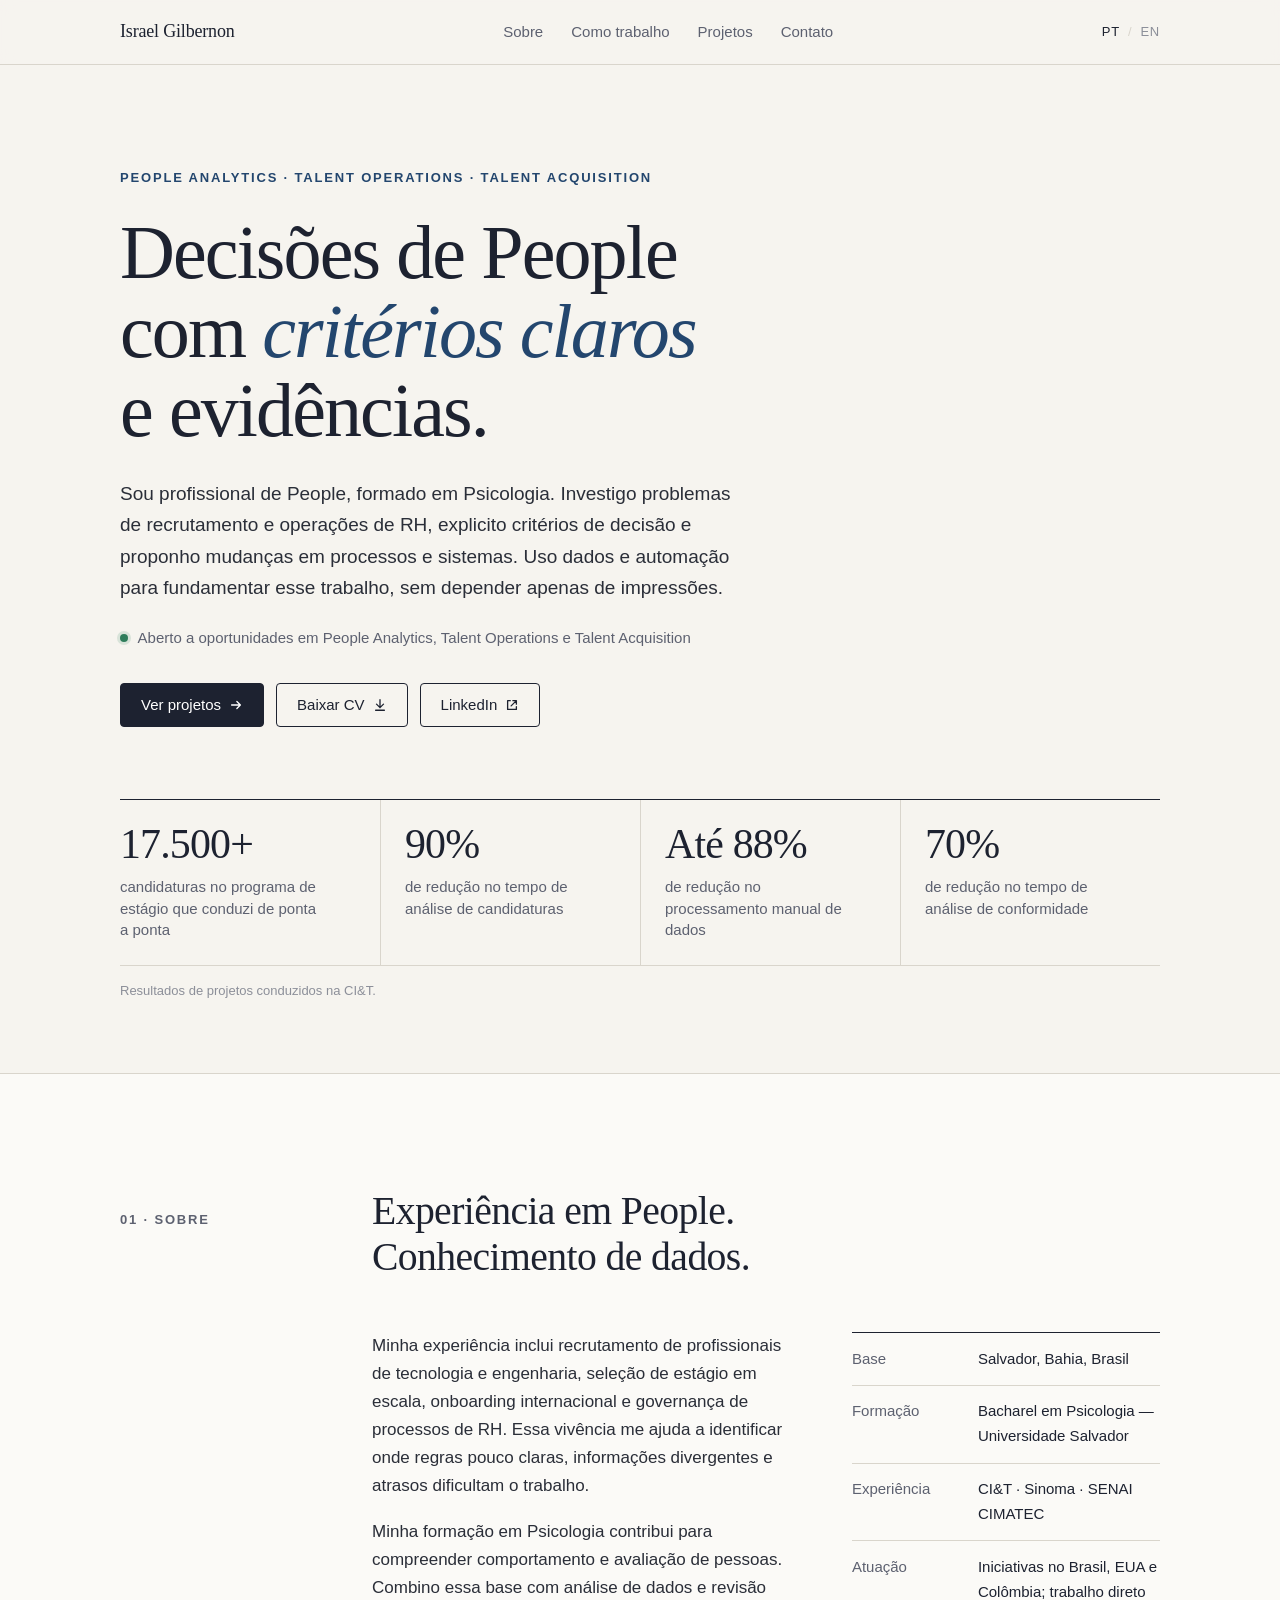
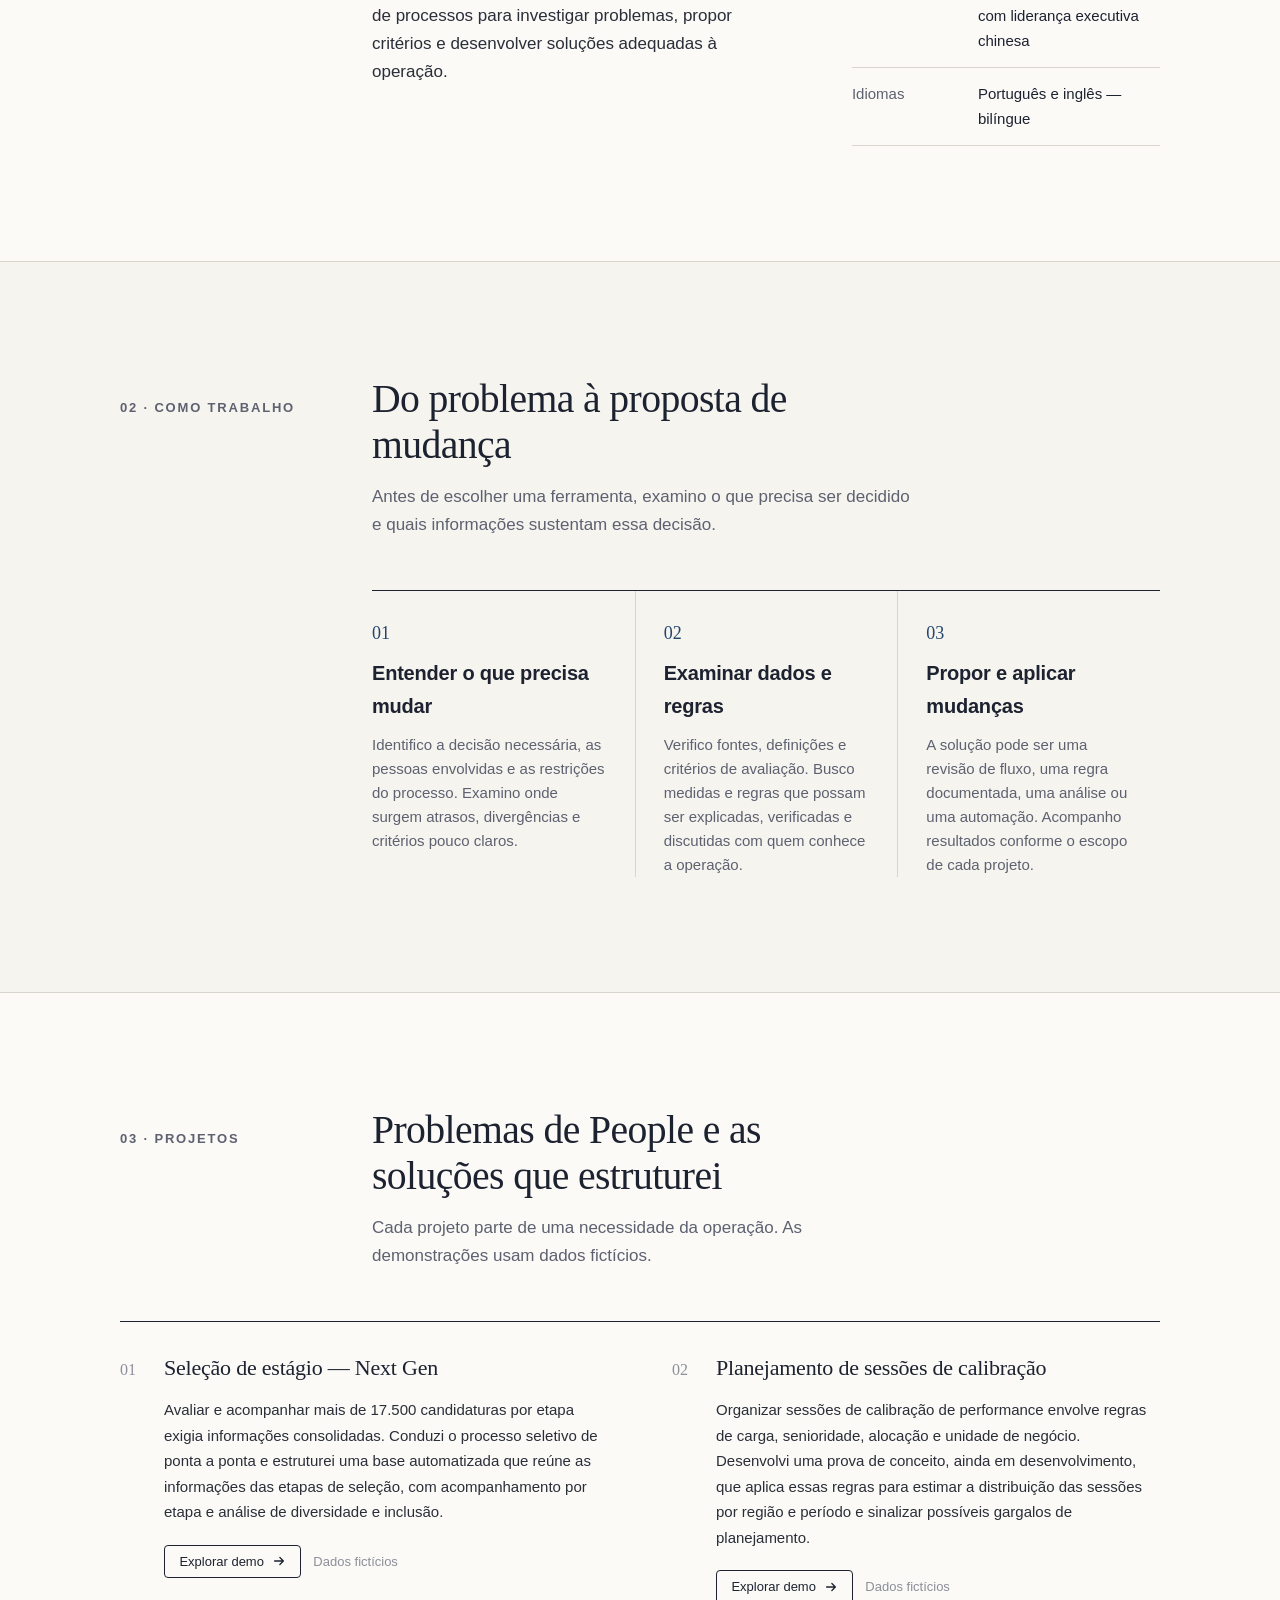
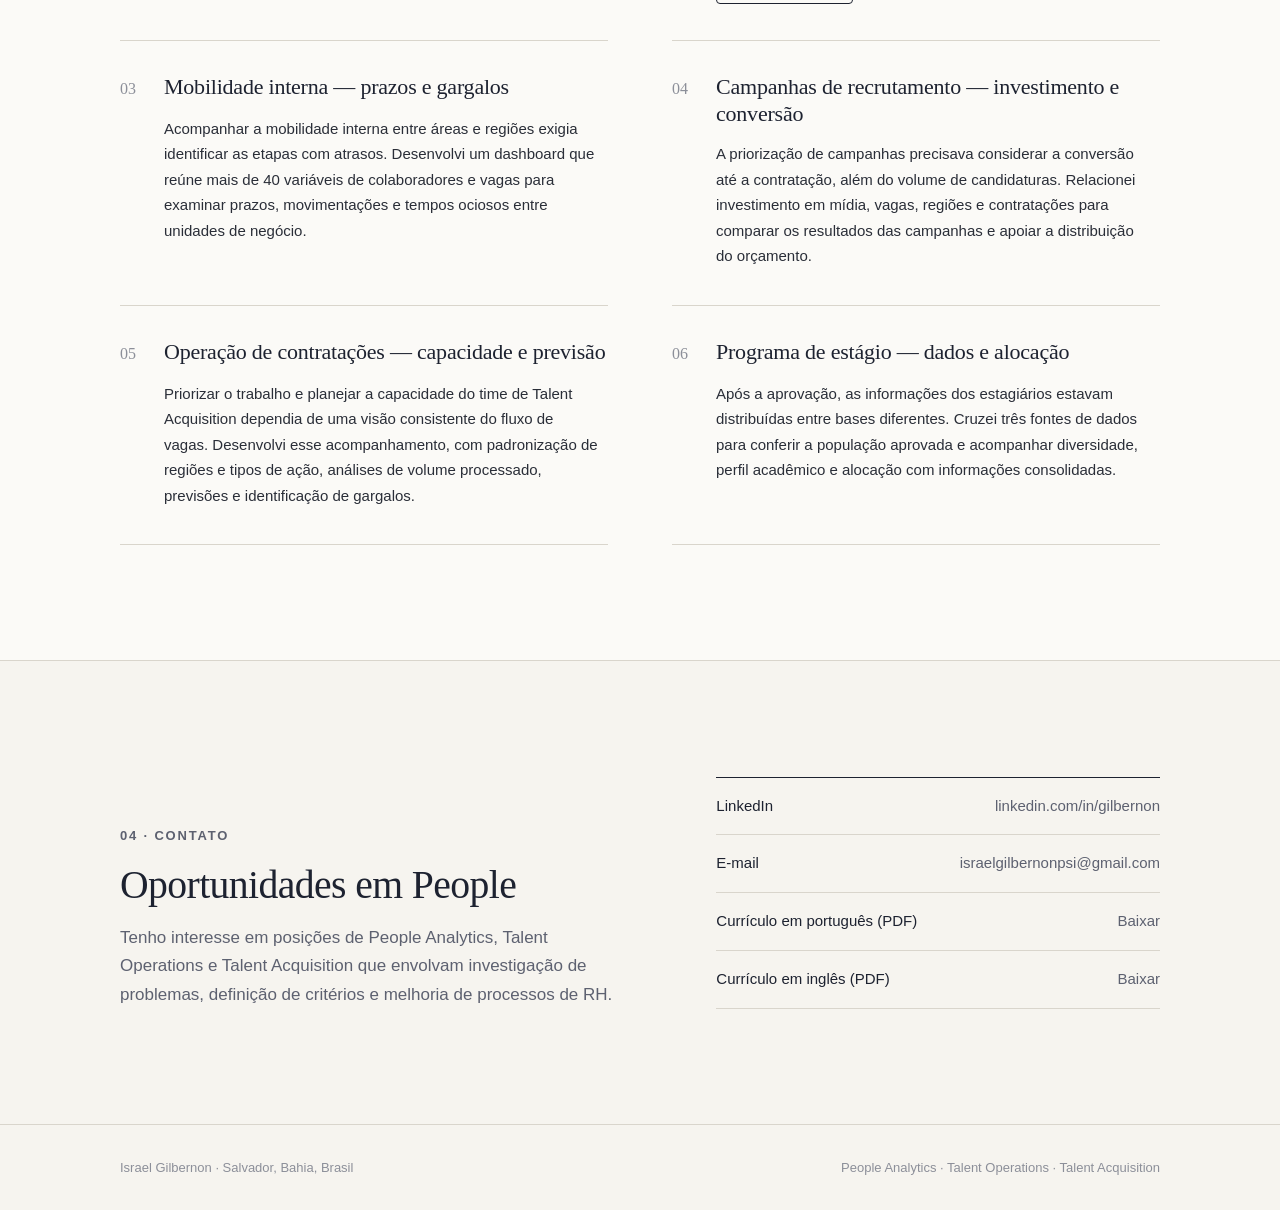
<file: index.html>
<!DOCTYPE html>
<html lang="pt-BR">
<head>
<meta charset="utf-8">
<meta name="viewport" content="width=device-width, initial-scale=1">
<title>Israel Gilbernon | People Analytics · Talent Operations · Talent Acquisition</title>
<meta name="description" content="Profissional de People formado em Psicologia. Investigo problemas de recrutamento e operações de RH, explicito critérios de decisão e uso dados e automação para fundamentar mudanças.">
<link rel="canonical" href="https://israelg77.github.io/Portfolio/">
<link rel="alternate" hreflang="pt-BR" href="https://israelg77.github.io/Portfolio/">
<link rel="alternate" hreflang="en" href="https://israelg77.github.io/Portfolio/index-en.html">
<meta property="og:type" content="profile">
<meta property="og:title" content="Israel Gilbernon | People Analytics · Talent Operations · Talent Acquisition">
<meta property="og:description" content="Profissional de People formado em Psicologia. Investigo problemas de recrutamento e operações de RH, explicito critérios de decisão e uso dados e automação para fundamentar mudanças.">
<meta property="og:url" content="https://israelg77.github.io/Portfolio/">
<meta property="og:locale" content="pt_BR">
<meta property="og:image" content="https://israelg77.github.io/Portfolio/assets/og/og-portfolio.png">
<meta property="og:image:width" content="1200">
<meta property="og:image:height" content="627">
<meta name="twitter:card" content="summary_large_image">
<meta name="theme-color" content="#f6f4ef">
<link rel="preconnect" href="https://api.fontshare.com" crossorigin>
<link rel="stylesheet" href="https://api.fontshare.com/v2/css?f[]=zodiak@400,500,400i&amp;f[]=general-sans@400,500,600&amp;display=swap">
<link rel="stylesheet" href="assets/site.css">
<style>.visually-hidden{position:absolute;width:1px;height:1px;overflow:hidden;clip:rect(0 0 0 0);white-space:nowrap}</style>
<script type="application/ld+json">{"@context": "https://schema.org", "@type": "Person", "name": "Israel Gilbernon", "jobTitle": "People Analytics · Talent Operations · Talent Acquisition", "url": "https://israelg77.github.io/Portfolio/", "sameAs": ["https://www.linkedin.com/in/gilbernon"], "address": {"@type": "PostalAddress", "addressLocality": "Salvador", "addressRegion": "BA", "addressCountry": "BR"}}</script>
</head>
<body>
<a class="skip" href="#conteudo">Pular para o conteúdo</a>
<header class="nav"><div class="wrap">
<a class="brand" href="#inicio">Israel Gilbernon</a>
<nav aria-label="Navegação principal"><ul class="nav-links"><li><a href="#sobre">Sobre</a></li><li><a href="#como-trabalho">Como trabalho</a></li><li><a href="#projetos">Projetos</a></li><li><a href="#contato">Contato</a></li></ul></nav>
<div class="nav-right"><div class="lang"><a href="index.html" aria-current="page" hreflang="pt-BR">PT</a><span aria-hidden="true">/</span><a href="index-en.html" hreflang="en">EN</a></div></div>
</div></header>
<main id="conteudo">
<section class="hero" id="inicio"><div class="wrap">
<p class="eyebrow">People Analytics · Talent Operations · Talent Acquisition</p>
<h1>Decisões de People com <em>critérios claros</em> e evidências.</h1>
<p class="lede">Sou profissional de People, formado em Psicologia. Investigo problemas de recrutamento e operações de RH, explicito critérios de decisão e proponho mudanças em processos e sistemas. Uso dados e automação para fundamentar esse trabalho, sem depender apenas de impressões.</p>
<p class="status">Aberto a oportunidades em People Analytics, Talent Operations e Talent Acquisition</p>
<div class="actions">
<a class="btn btn-primary" href="#projetos">Ver projetos <svg viewBox="0 0 16 16" fill="none" aria-hidden="true"><path d="M3 8h10M9 4l4 4-4 4" stroke="currentColor" stroke-width="1.5" stroke-linecap="round" stroke-linejoin="round"/></svg></a>
<a class="btn btn-ghost" href="Israel_Gilbernon_CV_PT.pdf" download>Baixar CV <svg viewBox="0 0 16 16" fill="none" aria-hidden="true"><path d="M8 2v9M4 7l4 4 4-4M3 14h10" stroke="currentColor" stroke-width="1.5" stroke-linecap="round" stroke-linejoin="round"/></svg></a>
<a class="btn btn-ghost" href="https://www.linkedin.com/in/gilbernon" target="_blank" rel="noopener">LinkedIn <svg viewBox="0 0 16 16" fill="none" aria-hidden="true"><path d="M6 3H3v10h10v-3M9 3h4v4M13 3L7 9" stroke="currentColor" stroke-width="1.5" stroke-linecap="round" stroke-linejoin="round"/></svg><span class="visually-hidden"> (abre em nova aba)</span></a>
</div>
<div class="metrics"><div class="metric"><div class="metric-val">17.500+</div><div class="metric-label">candidaturas no programa de estágio que conduzi de ponta a ponta</div></div><div class="metric"><div class="metric-val">90%</div><div class="metric-label">de redução no tempo de análise de candidaturas</div></div><div class="metric"><div class="metric-val">Até 88%</div><div class="metric-label">de redução no processamento manual de dados</div></div><div class="metric"><div class="metric-val">70%</div><div class="metric-label">de redução no tempo de análise de conformidade</div></div></div>
<p class="metrics-note">Resultados de projetos conduzidos na CI&amp;T.</p>
</div></section>

<section class="section section-alt" id="sobre"><div class="wrap">
<div class="section-head"><div class="section-num">01 · Sobre</div><h2 class="section-title">Experiência em People. Conhecimento de dados.</h2></div>
<div class="about indent"><div><p>Minha experiência inclui recrutamento de profissionais de tecnologia e engenharia, seleção de estágio em escala, onboarding internacional e governança de processos de RH. Essa vivência me ajuda a identificar onde regras pouco claras, informações divergentes e atrasos dificultam o trabalho.</p><p>Minha formação em Psicologia contribui para compreender comportamento e avaliação de pessoas. Combino essa base com análise de dados e revisão de processos para investigar problemas, propor critérios e desenvolver soluções adequadas à operação.</p></div><dl class="facts"><div><dt>Base</dt><dd>Salvador, Bahia, Brasil</dd></div><div><dt>Formação</dt><dd>Bacharel em Psicologia — Universidade Salvador</dd></div><div><dt>Experiência</dt><dd>CI&amp;T · Sinoma · SENAI CIMATEC</dd></div><div><dt>Atuação</dt><dd>Iniciativas no Brasil, EUA e Colômbia; trabalho direto com liderança executiva chinesa</dd></div><div><dt>Idiomas</dt><dd>Português e inglês — bilíngue</dd></div></dl></div>
</div></section>

<section class="section" id="como-trabalho"><div class="wrap">
<div class="section-head"><div class="section-num">02 · Como trabalho</div><div><h2 class="section-title">Do problema à proposta de mudança</h2><p class="section-sub">Antes de escolher uma ferramenta, examino o que precisa ser decidido e quais informações sustentam essa decisão.</p></div></div>
<div class="steps indent"><div class="step"><div class="step-num">01</div><h3>Entender o que precisa mudar</h3><p>Identifico a decisão necessária, as pessoas envolvidas e as restrições do processo. Examino onde surgem atrasos, divergências e critérios pouco claros.</p></div><div class="step"><div class="step-num">02</div><h3>Examinar dados e regras</h3><p>Verifico fontes, definições e critérios de avaliação. Busco medidas e regras que possam ser explicadas, verificadas e discutidas com quem conhece a operação.</p></div><div class="step"><div class="step-num">03</div><h3>Propor e aplicar mudanças</h3><p>A solução pode ser uma revisão de fluxo, uma regra documentada, uma análise ou uma automação. Acompanho resultados conforme o escopo de cada projeto.</p></div></div>
</div></section>

<section class="section section-alt" id="projetos"><div class="wrap">
<div class="section-head"><div class="section-num">03 · Projetos</div><div><h2 class="section-title">Problemas de People e as soluções que estruturei</h2><p class="section-sub">Cada projeto parte de uma necessidade da operação. As demonstrações usam dados fictícios.</p></div></div>
<div class="projects"><article class="project"><div class="project-head"><span class="project-num">01</span><h3>Seleção de estágio — Next Gen</h3></div><p>Avaliar e acompanhar mais de 17.500 candidaturas por etapa exigia informações consolidadas. Conduzi o processo seletivo de ponta a ponta e estruturei uma base automatizada que reúne as informações das etapas de seleção, com acompanhamento por etapa e análise de diversidade e inclusão.</p><div class="project-foot"><a class="btn btn-ghost btn-small" href="nextgen-demo.html">Explorar demo <svg viewBox="0 0 16 16" fill="none" aria-hidden="true"><path d="M3 8h10M9 4l4 4-4 4" stroke="currentColor" stroke-width="1.5" stroke-linecap="round" stroke-linejoin="round"/></svg></a><small>Dados fictícios</small></div></article><article class="project"><div class="project-head"><span class="project-num">02</span><h3>Planejamento de sessões de calibração</h3></div><p>Organizar sessões de calibração de performance envolve regras de carga, senioridade, alocação e unidade de negócio. Desenvolvi uma prova de conceito, ainda em desenvolvimento, que aplica essas regras para estimar a distribuição das sessões por região e período e sinalizar possíveis gargalos de planejamento.</p><div class="project-foot"><a class="btn btn-ghost btn-small" href="calibration-demo.html">Explorar demo <svg viewBox="0 0 16 16" fill="none" aria-hidden="true"><path d="M3 8h10M9 4l4 4-4 4" stroke="currentColor" stroke-width="1.5" stroke-linecap="round" stroke-linejoin="round"/></svg></a><small>Dados fictícios</small></div></article><article class="project"><div class="project-head"><span class="project-num">03</span><h3>Mobilidade interna — prazos e gargalos</h3></div><p>Acompanhar a mobilidade interna entre áreas e regiões exigia identificar as etapas com atrasos. Desenvolvi um dashboard que reúne mais de 40 variáveis de colaboradores e vagas para examinar prazos, movimentações e tempos ociosos entre unidades de negócio.</p></article><article class="project"><div class="project-head"><span class="project-num">04</span><h3>Campanhas de recrutamento — investimento e conversão</h3></div><p>A priorização de campanhas precisava considerar a conversão até a contratação, além do volume de candidaturas. Relacionei investimento em mídia, vagas, regiões e contratações para comparar os resultados das campanhas e apoiar a distribuição do orçamento.</p></article><article class="project"><div class="project-head"><span class="project-num">05</span><h3>Operação de contratações — capacidade e previsão</h3></div><p>Priorizar o trabalho e planejar a capacidade do time de Talent Acquisition dependia de uma visão consistente do fluxo de vagas. Desenvolvi esse acompanhamento, com padronização de regiões e tipos de ação, análises de volume processado, previsões e identificação de gargalos.</p></article><article class="project"><div class="project-head"><span class="project-num">06</span><h3>Programa de estágio — dados e alocação</h3></div><p>Após a aprovação, as informações dos estagiários estavam distribuídas entre bases diferentes. Cruzei três fontes de dados para conferir a população aprovada e acompanhar diversidade, perfil acadêmico e alocação com informações consolidadas.</p></article></div>
</div></section>

<section class="section" id="contato"><div class="wrap">
<div class="contact"><div><div class="section-num" style="margin-bottom:1rem">04 · Contato</div><h2>Oportunidades em People</h2><p>Tenho interesse em posições de People Analytics, Talent Operations e Talent Acquisition que envolvam investigação de problemas, definição de critérios e melhoria de processos de RH.</p></div>
<div class="contact-links"><a href="https://www.linkedin.com/in/gilbernon" target="_blank" rel="noopener"><span>LinkedIn<span class="visually-hidden"> (abre em nova aba)</span></span><span>linkedin.com/in/gilbernon</span></a><a href="mailto:israelgilbernonpsi@gmail.com"><span>E-mail</span><span>israelgilbernonpsi@gmail.com</span></a><a href="Israel_Gilbernon_CV_PT.pdf" download><span>Currículo em português (PDF)</span><span>Baixar</span></a><a href="Israel_Gilbernon_Resume_EN.pdf" download><span>Currículo em inglês (PDF)</span><span>Baixar</span></a></div></div>
</div></section>
</main>
<footer><div class="wrap"><span>Israel Gilbernon · Salvador, Bahia, Brasil</span><span>People Analytics · Talent Operations · Talent Acquisition</span></div></footer>
</body>
</html>
</file>
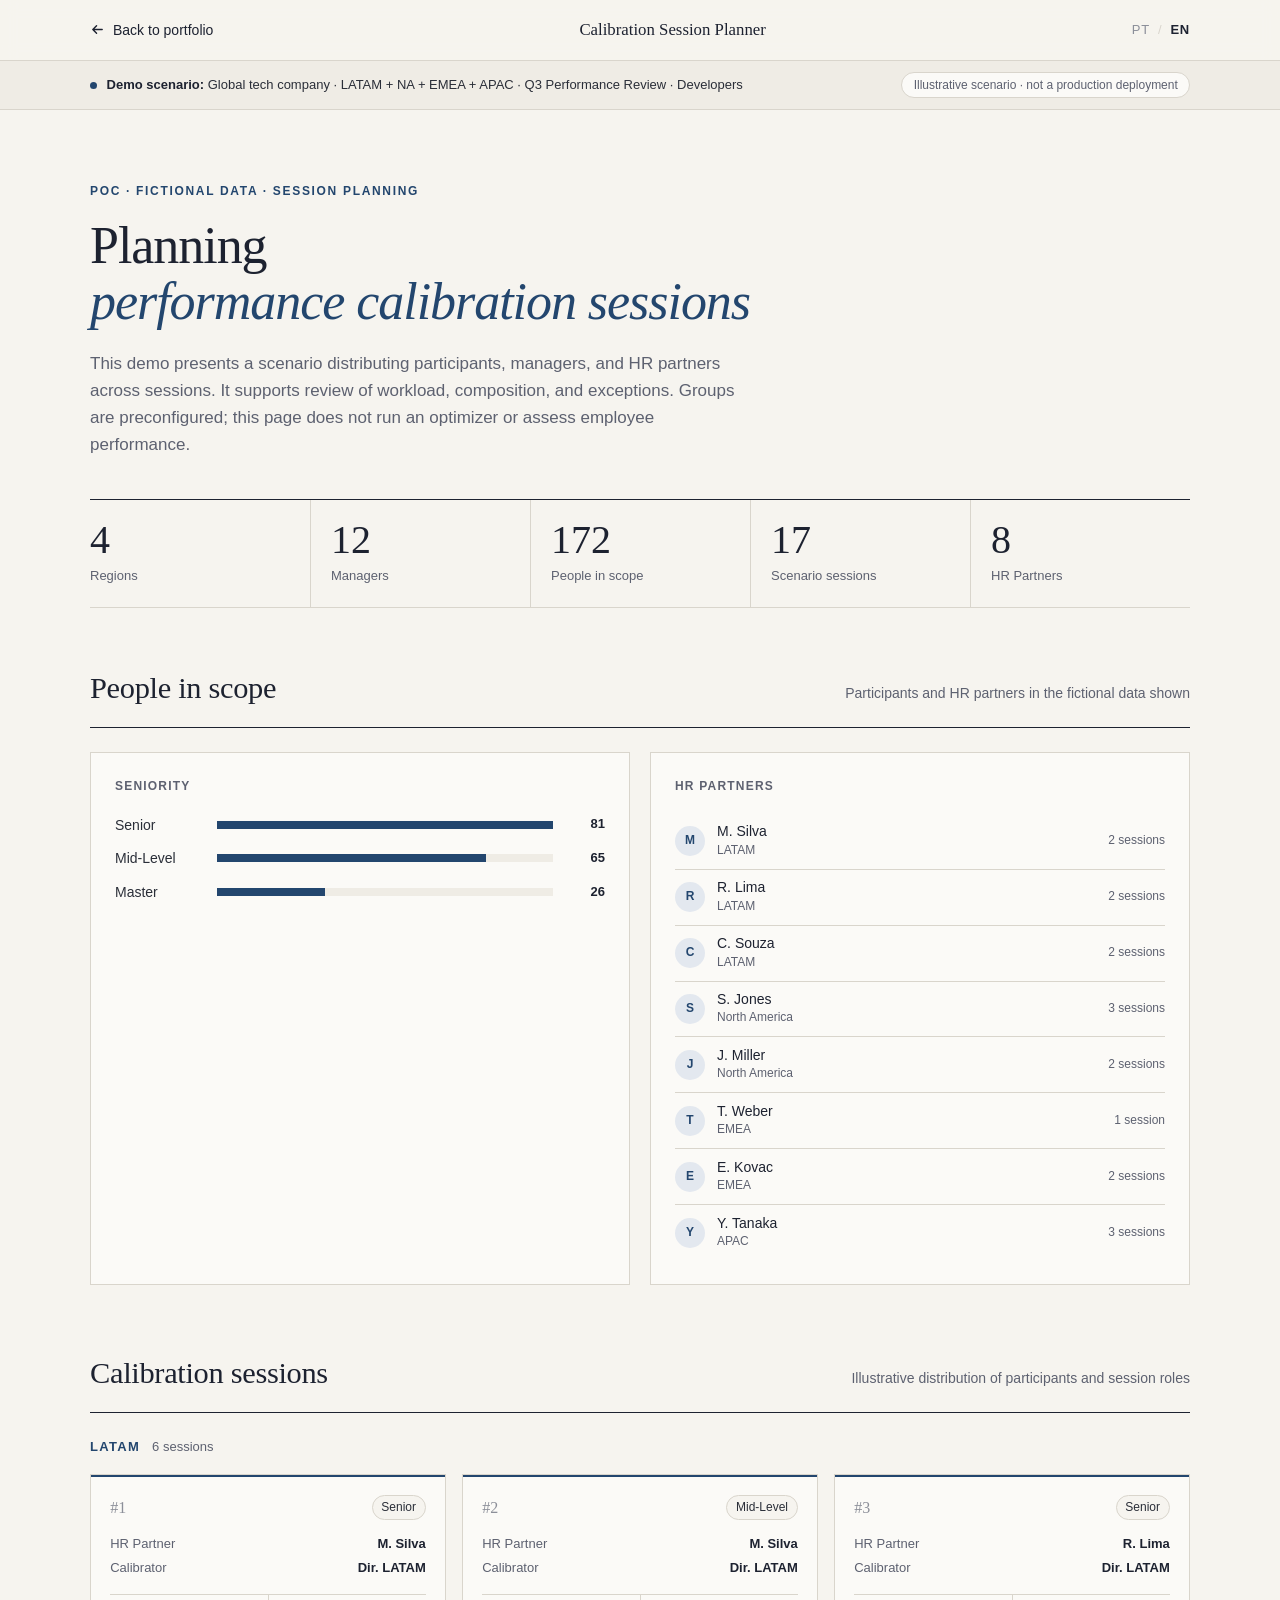
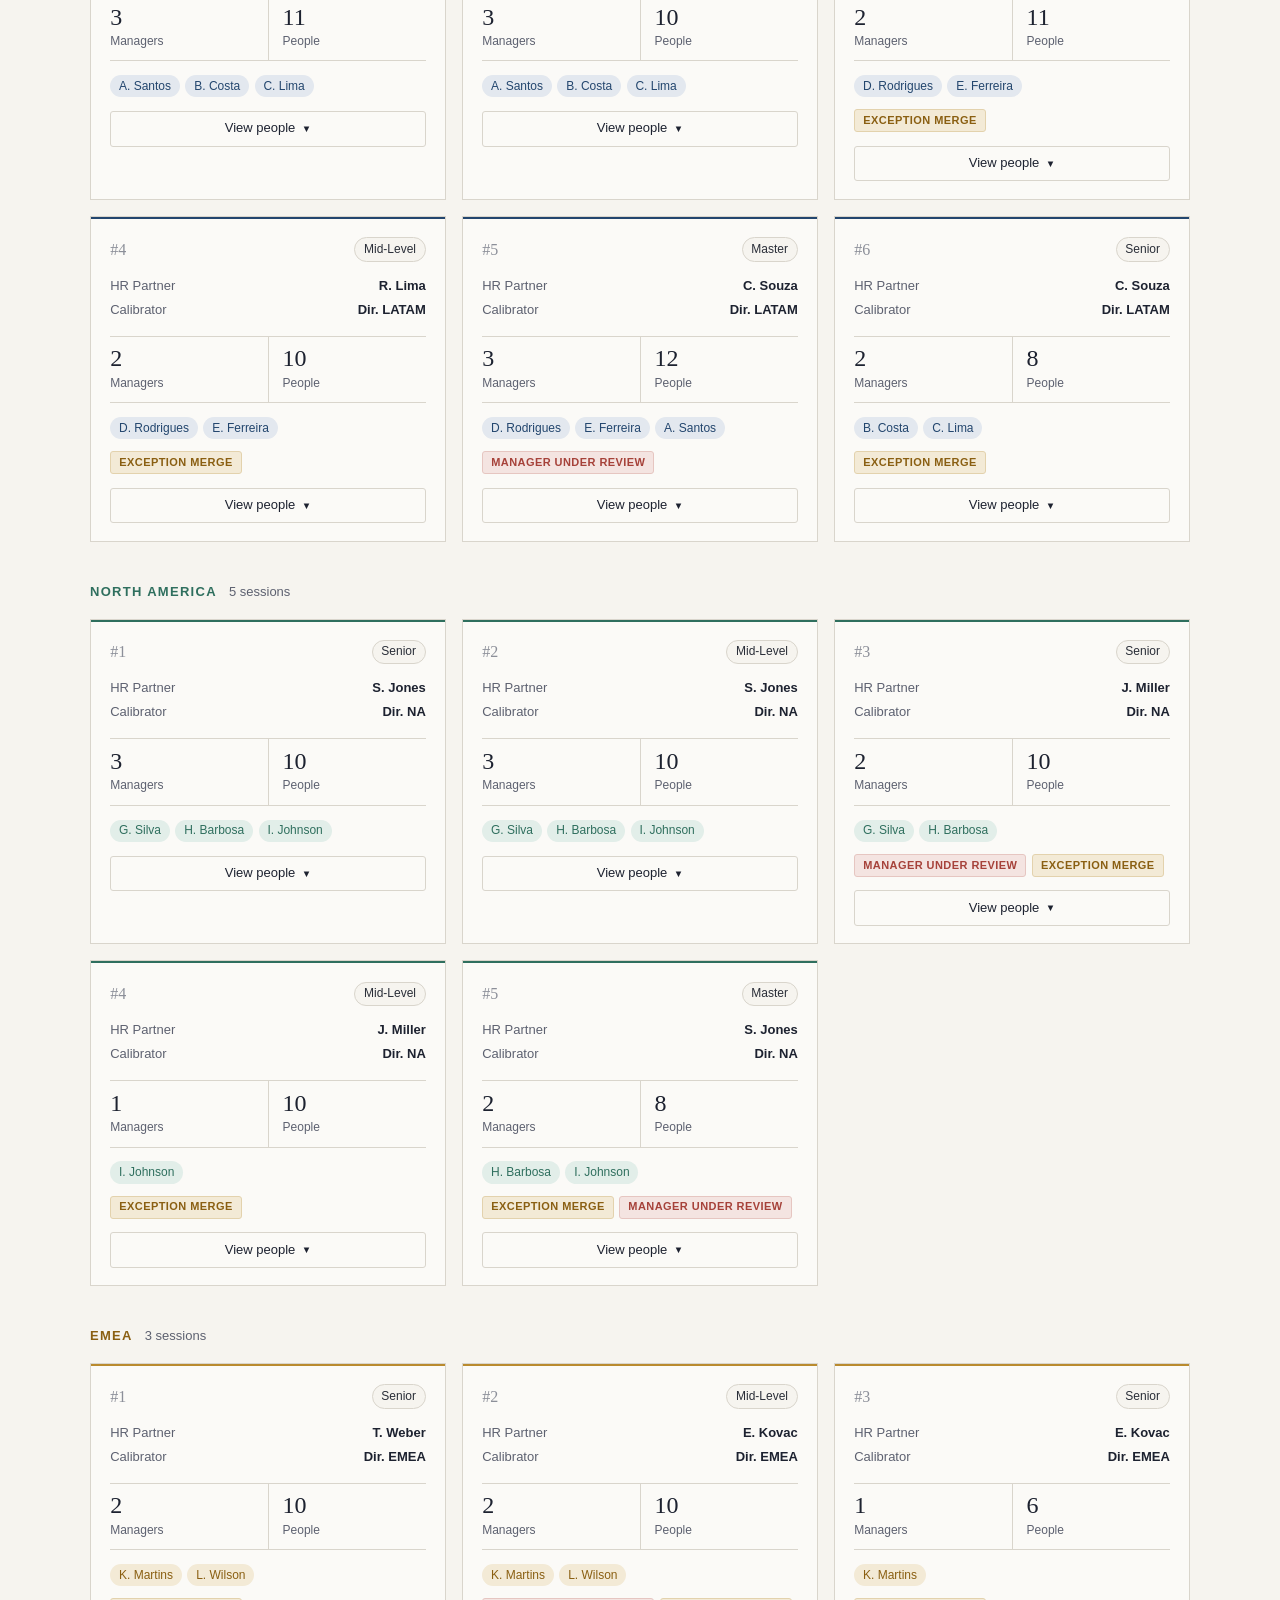
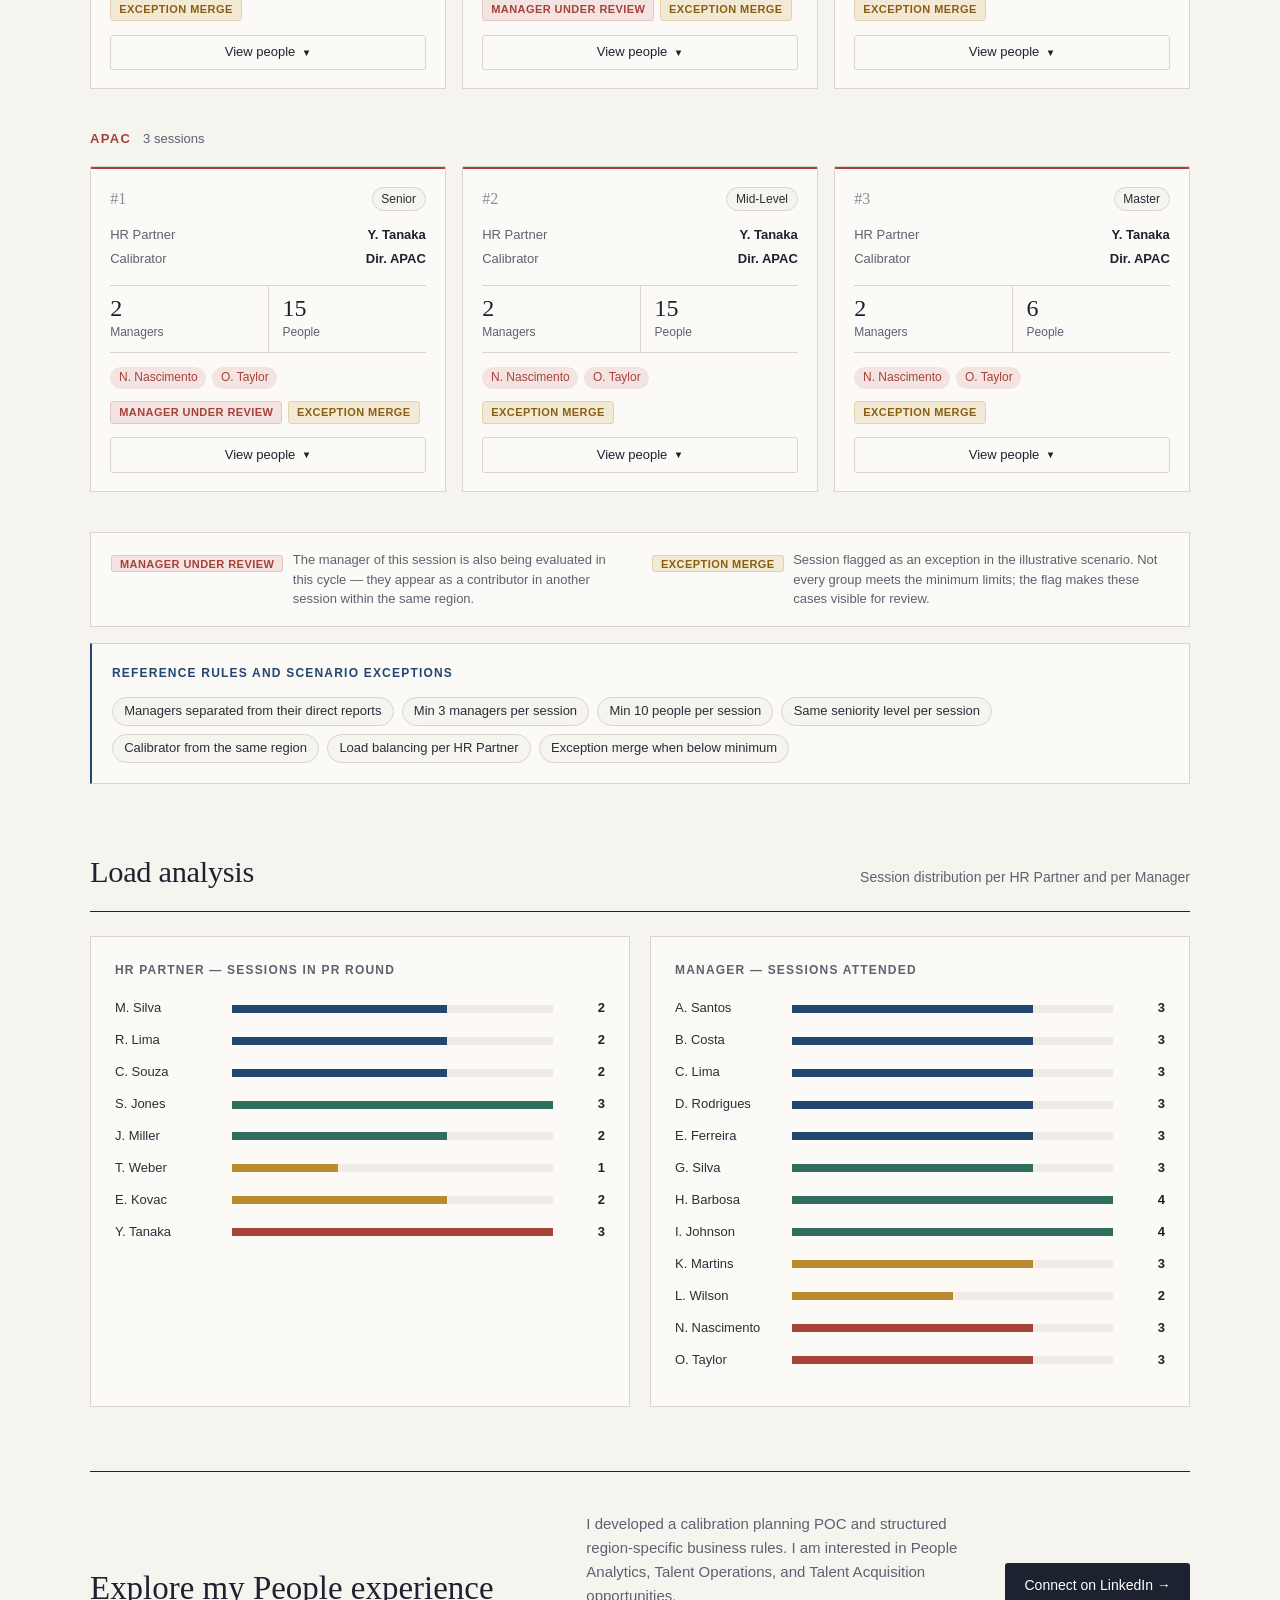
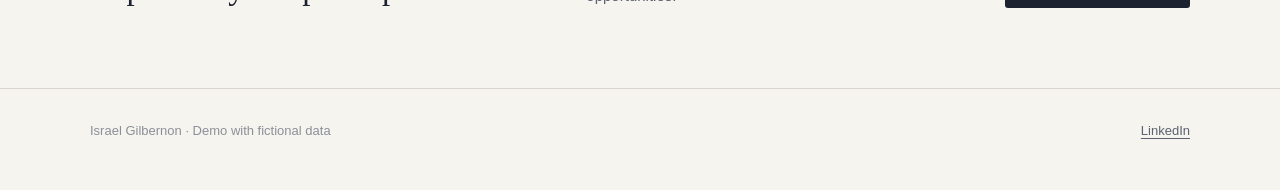
<file: calibration-demo-en.html>
<!DOCTYPE html>

<html lang="en">
<head>
<meta charset="utf-8"/>
<meta content="width=device-width, initial-scale=1.0" name="viewport"/>
<title>Calibration Session Planner | Session planning demo</title>
<link rel="preconnect" href="https://api.fontshare.com" crossorigin>
<link rel="stylesheet" href="https://api.fontshare.com/v2/css?f[]=zodiak@400,500,400i&amp;f[]=general-sans@400,500,600&amp;display=swap">
<link rel="stylesheet" href="assets/demo.css">
<meta name="description" content="Proof of concept with fictional data: workload, seniority, allocation, and region rules to distribute calibration sessions and flag bottlenecks.">
<meta property="og:type" content="website">
<meta property="og:title" content="Planning performance calibration sessions">
<meta property="og:description" content="Proof of concept with fictional data: workload, seniority, allocation, and region rules to distribute calibration sessions and flag bottlenecks.">
<meta property="og:url" content="https://israelg77.github.io/Portfolio/calibration-demo-en.html">
<meta property="og:locale" content="en_US">
<meta property="og:image" content="https://israelg77.github.io/Portfolio/assets/og/og-calibration-en.png">
<meta property="og:image:width" content="1200">
<meta property="og:image:height" content="627">
<meta name="twitter:card" content="summary_large_image">
<meta name="theme-color" content="#f6f4ef">
</head>
<body class="cal">
<header class="dnav"><div class="wrap"><a class="dnav-back nav-back" href="index-en.html" data-key="back_label"><svg viewBox="0 0 16 16" fill="none" aria-hidden="true"><path d="M13 8H3M7 4L3 8l4 4" stroke="currentColor" stroke-width="1.5" stroke-linecap="round" stroke-linejoin="round"/></svg><span>Back to portfolio</span></a><span class="dnav-brand">Calibration Session Planner</span><div class="dnav-right"><div class="lang"><a id="btn-pt" class="lang-btn" href="calibration-demo.html" hreflang="pt-BR">PT</a><span aria-hidden="true">/</span><a id="btn-en" class="lang-btn" href="calibration-demo-en.html" hreflang="en" aria-current="page">EN</a></div></div></div></header>
<div class="banner"><div class="wrap">
<div class="banner-left">
<div class="banner-dot"></div>
<p class="banner-text" data-key="banner_main"></p>
</div>
<span class="banner-scale" data-key="banner_scale"></span>
</div></div>
<main class="page wrap">
<!-- ── HERO ─────────────────────────────────────────────────────── -->
<div class="hero">
<p class="hero-label" data-key="hero_label"></p>
<h1 class="hero-title" data-key="hero_title"></h1>
<p class="hero-sub" data-key="hero_sub"></p>
<div class="stats-row" id="stats-row"></div>
</div>
<!-- ── SCOPE ─────────────────────────────────────────────────────── -->
<div class="section">
<div class="section-hd">
<h2 data-key="scope_title"></h2>
<p data-key="scope_sub"></p>
</div>
<div class="scope-grid">
<div class="scope-card">
<h3 data-key="scope_seniority"></h3>
<div id="seniority-bars"></div>
</div>
<div class="scope-card">
<h3 data-key="scope_partners"></h3>
<div class="partner-list" id="partner-list"></div>
</div>
</div>
</div>
<!-- ── SESSIONS ───────────────────────────────────────────────────── -->
<div class="section">
<div class="section-hd">
<h2 data-key="sessions_title"></h2>
<p data-key="sessions_sub"></p>
</div>
<div id="sessions-container"></div>
<div id="legend-container"></div>
<div class="rules-callout">
<h4 data-key="rules_title"></h4>
<div class="rules-list" id="rules-list"></div>
</div>
</div>
<!-- ── LOAD ──────────────────────────────────────────────────────── -->
<div class="section">
<div class="section-hd">
<h2 data-key="load_title"></h2>
<p data-key="load_sub"></p>
</div>
<div class="load-grid">
<div class="load-card">
<h3 data-key="load_partner_title"></h3>
<div id="partner-load"></div>
</div>
<div class="load-card">
<h3 data-key="load_manager_title"></h3>
<div id="manager-load"></div>
</div>
</div>
</div>
<!-- ── FOOTER CTA ─────────────────────────────────────────────────── -->
<div class="footer-cta">
<h3 data-key="footer_title"></h3>
<p data-key="footer_sub"></p>
<a data-key="footer_cta" href="https://www.linkedin.com/in/gilbernon" rel="noopener" target="_blank"></a>
</div>
</main><footer class="dfoot"><div class="wrap"><span>Israel Gilbernon · Demo with fictional data</span><a href="https://www.linkedin.com/in/gilbernon" target="_blank" rel="noopener">LinkedIn</a></div></footer>
<script>
const LANG = {
  pt: {
    cta_nav:           'Esse problema é familiar? →',
    back:              '← Portfolio',
    banner_main:       '<strong>Cenário demo:</strong> Empresa global de tecnologia · LATAM + NA + EMEA + APAC · Q3 Performance Review · Developers',
    banner_scale:      'Replicável com mais países, clientes e variáveis',
    hero_label:        'Demo · Dados fictícios · Calibration Session Planner',
    hero_title:        'Engine de planejamento de<br><span>sessões de calibração global</span>',
    hero_sub:          'A partir de dados organizacionais e regras configuráveis, o engine calcula automaticamente a estrutura completa de sessões, atribui pessoas e projeta toda a operação antes de ela acontecer.',
    scope_title:       'Pessoas em escopo',
    scope_sub:         'Distribuição por senioridade e parceiros de RH envolvidos',
    scope_seniority:   'Senioridade',
    scope_partners:    'Parceiros de RH',
    sessions_title:    'Sessões de calibração',
    sessions_sub:      'Estrutura calculada pelo engine — cada sala respeitando os limites configurados',
    rules_title:       'Regras respeitadas pelo engine',
    load_title:        'Análise de carga',
    load_sub:          'Distribuição de sessões por parceiro de RH e por gestor',
    load_partner_title:'Parceiro de RH — sessões no round de PR',
    load_manager_title:'Gestor — sessões que participa',
    footer_title:      'Esse cenário é familiar?',
    footer_sub:        'Este é um caso demonstrativo. A complexidade real vai muito além — mais regiões, mais clientes, mais variáveis, mais restrições. É disso que eu quero falar.',
    footer_cta:           'Vamos conversar →',
    label_partner:        'Parceiro de RH',
    label_calibrator:     'Calibrator',
    label_managers:       'Gestores',
    label_people:         'Pessoas',
    tag_review:           'Gestor avaliado',
    tag_exception:        'Agrupamento exceção',
    btn_expand:           'Ver colaboradores',
    btn_collapse:         'Fechar',
    detail_col_name:      'Nome',
    detail_col_level:     'Nível',
    detail_col_manager:   'Gestor direto',
    legend_review_desc:   'O gestor desta sessão também está sendo avaliado neste ciclo — ele aparece como colaborador em outra sessão da mesma região.',
    legend_exception_desc:'Sessão gerada por agrupamento de exceção: o número de gestores ou colaboradores ficou abaixo do mínimo configurado e o engine consolidou grupos para garantir viabilidade operacional.',
    rules: [
      'Gestores separados de seus liderados',
      'Mín. 3 gestores por sessão',
      'Mín. 10 pessoas por sessão',
      'Mesmo nível de senioridade por sessão',
      'Calibrator da mesma região',
      'Equilíbrio de carga por parceiro de RH',
      'Agrupamento de exceção quando abaixo do mínimo',
    ],
    regions: { LATAM: 'LATAM', 'North America': 'América do Norte', EMEA: 'EMEA', APAC: 'APAC' },
    stats: [
      { val: '4',  lbl: 'Regiões'         },
      { val: '15', lbl: 'Gestores'         },
      { val: '172',lbl: 'Pessoas em escopo'},
      { val: '17', lbl: 'Sessões no cenário'},
      { val: '7',  lbl: 'Parceiros de RH'  },
    ],
    seniority: [
      { name: 'Junior',     count: 22,  pct: 13 },
      { name: 'Mid-Level',  count: 50,  pct: 29 },
      { name: 'Senior',     count: 68,  pct: 40 },
      { name: 'Master',     count: 32,  pct: 18 },
    ],
  },
  en: {
    cta_nav:           'Does this resonate? →',
    back:              '← Portfolio',
    banner_main:       '<strong>Demo scenario:</strong> Global tech company · LATAM + NA + EMEA + APAC · Q3 Performance Review · Developers',
    banner_scale:      'Replicable with more countries, clients, and variables',
    hero_label:        'Demo · Fictional data · Calibration Session Planner',
    hero_title:        'Planning engine for<br><span>global calibration sessions</span>',
    hero_sub:          'From organizational data and configurable rules, the engine automatically computes the full session structure, assigns people, and projects the entire operation before it happens.',
    scope_title:       'People in scope',
    scope_sub:         'Breakdown by seniority level and HR Partners involved',
    scope_seniority:   'Seniority',
    scope_partners:    'HR Partners',
    sessions_title:    'Calibration sessions',
    sessions_sub:      'Structure computed by the engine — each room respecting configured constraints',
    rules_title:       'Rules enforced by the engine',
    load_title:        'Load analysis',
    load_sub:          'Session distribution per HR Partner and per Manager',
    load_partner_title:'HR Partner — sessions in PR round',
    load_manager_title:'Manager — sessions attended',
    footer_title:      'Does this problem look familiar?',
    footer_sub:        'This is a demonstrative scenario. Real complexity goes far beyond this — more regions, more clients, more variables, more constraints. That\'s exactly what I want to talk about.',
    footer_cta:           'Let\'s connect →',
    label_partner:        'HR Partner',
    label_calibrator:     'Calibrator',
    label_managers:       'Managers',
    label_people:         'People',
    tag_review:           'Manager under review',
    tag_exception:        'Exception merge',
    btn_expand:           'View people',
    btn_collapse:         'Close',
    detail_col_name:      'Name',
    detail_col_level:     'Level',
    detail_col_manager:   'Direct manager',
    legend_review_desc:   'The manager of this session is also being evaluated in this cycle — they appear as a contributor in another session within the same region.',
    legend_exception_desc:'Session created by exception merge: the number of managers or contributors fell below the configured minimum, so the engine consolidated groups to ensure operational viability.',
    rules: [
      'Managers separated from their direct reports',
      'Min 3 managers per session',
      'Min 10 people per session',
      'Same seniority level per session',
      'Calibrator from the same region',
      'Load balancing per HR Partner',
      'Exception merge when below minimum',
    ],
    regions: { LATAM: 'LATAM', 'North America': 'North America', EMEA: 'EMEA', APAC: 'APAC' },
    stats: [
      { val: '4',  lbl: 'Regions'          },
      { val: '15', lbl: 'Managers'          },
      { val: '172',lbl: 'People in scope'   },
      { val: '17', lbl: 'Scenario sessions' },
      { val: '7',  lbl: 'HR Partners'       },
    ],
    seniority: [
      { name: 'Junior',     count: 22,  pct: 13 },
      { name: 'Mid-Level',  count: 50,  pct: 29 },
      { name: 'Senior',     count: 68,  pct: 40 },
      { name: 'Master',     count: 32,  pct: 18 },
    ],
  },
};

const DATA = {
  partners: [
    { name: 'M. Silva',       region: 'LATAM',         sessions: 2, cls: 'latam' },
    { name: 'R. Lima',        region: 'LATAM',         sessions: 2, cls: 'latam' },
    { name: 'C. Souza',       region: 'LATAM',         sessions: 2, cls: 'latam' },
    { name: 'S. Jones',       region: 'North America', sessions: 3, cls: 'na'    },
    { name: 'J. Miller',      region: 'North America', sessions: 2, cls: 'na'    },
    { name: 'T. Weber',       region: 'EMEA',          sessions: 2, cls: 'emea'  },
    { name: 'E. Kovac',       region: 'EMEA',          sessions: 2, cls: 'emea'  },
    { name: 'Y. Tanaka',      region: 'APAC',          sessions: 3, cls: 'apac'  },
  ],
  sessions: [
    { region:'LATAM', cls:'latam', n:1, level:'Senior', partner:'M. Silva', calibrator:'Dir. LATAM', people:11, managers:['A. Santos','B. Costa','C. Lima'], tags:[],
      contributors:[
        {name:'Carla Mendes',    level:'Senior',   manager:'A. Santos'},
        {name:'Diego Alves',     level:'Senior',   manager:'A. Santos'},
        {name:'Elena Rocha',     level:'Senior',   manager:'A. Santos'},
        {name:'Felipe Torres',   level:'Senior',   manager:'A. Santos'},
        {name:'Gabi Nunes',      level:'Senior',   manager:'B. Costa'},
        {name:'Hugo Barros',     level:'Senior',   manager:'B. Costa'},
        {name:'Isabela Cruz',    level:'Senior',   manager:'B. Costa'},
        {name:'João Melo',       level:'Senior',   manager:'C. Lima'},
        {name:'Karla Dias',      level:'Senior',   manager:'C. Lima'},
        {name:'Lucas Pinto',     level:'Senior',   manager:'C. Lima'},
        {name:'Mariana Faria',   level:'Senior',   manager:'C. Lima'},
      ]},
    { region:'LATAM', cls:'latam', n:2, level:'Mid-Level', partner:'M. Silva', calibrator:'Dir. LATAM', people:10, managers:['A. Santos','B. Costa','C. Lima'], tags:[],
      contributors:[
        {name:'Nicolas Ramos',   level:'Mid-Level', manager:'A. Santos'},
        {name:'Olivia Cardoso',  level:'Mid-Level', manager:'A. Santos'},
        {name:'Pedro Vieira',    level:'Mid-Level', manager:'A. Santos'},
        {name:'Rafael Lopes',    level:'Mid-Level', manager:'B. Costa'},
        {name:'Sofia Queiroz',   level:'Mid-Level', manager:'B. Costa'},
        {name:'Thiago Medeiros', level:'Mid-Level', manager:'B. Costa'},
        {name:'Victor Reis',     level:'Mid-Level', manager:'C. Lima'},
        {name:'Alice Braga',     level:'Mid-Level', manager:'C. Lima'},
        {name:'Ben Ferraz',      level:'Mid-Level', manager:'C. Lima'},
        {name:'Clara Moura',     level:'Mid-Level', manager:'C. Lima'},
      ]},
    { region:'LATAM', cls:'latam', n:3, level:'Senior', partner:'R. Lima', calibrator:'Dir. LATAM', people:11, managers:['D. Rodrigues','E. Ferreira'], tags:[],
      contributors:[
        {name:'David Cunha',     level:'Senior', manager:'D. Rodrigues'},
        {name:'Eva Monteiro',    level:'Senior', manager:'D. Rodrigues'},
        {name:'Frank Souza',     level:'Senior', manager:'D. Rodrigues'},
        {name:'Grace Teixeira',  level:'Senior', manager:'D. Rodrigues'},
        {name:'Henry Azevedo',   level:'Senior', manager:'D. Rodrigues'},
        {name:'Iris Cavalcante', level:'Senior', manager:'E. Ferreira'},
        {name:'Jake Nascimento',  level:'Senior', manager:'E. Ferreira'},
        {name:'Kate Ribeiro',    level:'Senior', manager:'E. Ferreira'},
        {name:'Leo Carvalho',    level:'Senior', manager:'E. Ferreira'},
        {name:'Mia Gonçalves',   level:'Senior', manager:'E. Ferreira'},
        {name:'Nathan Lima',     level:'Senior', manager:'E. Ferreira'},
      ]},
    { region:'LATAM', cls:'latam', n:4, level:'Mid-Level', partner:'R. Lima', calibrator:'Dir. LATAM', people:10, managers:['D. Rodrigues','E. Ferreira'], tags:[],
      contributors:[
        {name:'Nora Campos',     level:'Mid-Level', manager:'D. Rodrigues'},
        {name:'Paula Duarte',    level:'Mid-Level', manager:'D. Rodrigues'},
        {name:'Ryan Saraiva',    level:'Mid-Level', manager:'D. Rodrigues'},
        {name:'Sara Freitas',    level:'Mid-Level', manager:'D. Rodrigues'},
        {name:'Tom Gomes',       level:'Mid-Level', manager:'D. Rodrigues'},
        {name:'Vera Machado',    level:'Mid-Level', manager:'E. Ferreira'},
        {name:'Will Pinheiro',   level:'Mid-Level', manager:'E. Ferreira'},
        {name:'Yasmin Correia',  level:'Mid-Level', manager:'E. Ferreira'},
        {name:'Yuri Nogueira',   level:'Mid-Level', manager:'E. Ferreira'},
        {name:'Zoe Marques',     level:'Mid-Level', manager:'E. Ferreira'},
      ]},
    { region:'LATAM', cls:'latam', n:5, level:'Master', partner:'C. Souza', calibrator:'Dir. LATAM', people:12, managers:['D. Rodrigues','E. Ferreira','A. Santos'], tags:['review'],
      contributors:[
        {name:'E. Ferreira',     level:'Master', manager:'Dir. LATAM', isMgr:true},
        {name:'Adrian Costa',    level:'Master', manager:'D. Rodrigues'},
        {name:'Beatriz Vaz',     level:'Master', manager:'D. Rodrigues'},
        {name:'Cassio Andrade',  level:'Master', manager:'D. Rodrigues'},
        {name:'Emil Rocha',      level:'Master', manager:'D. Rodrigues'},
        {name:'Fatima Borges',   level:'Master', manager:'E. Ferreira'},
        {name:'Gustavo Mota',    level:'Master', manager:'E. Ferreira'},
        {name:'Heitor Vilas',    level:'Master', manager:'E. Ferreira'},
        {name:'Ingrid Paiva',    level:'Master', manager:'A. Santos'},
        {name:'Jonas Branco',    level:'Master', manager:'A. Santos'},
        {name:'Larissa Fonseca', level:'Master', manager:'A. Santos'},
        {name:'Marcio Brito',    level:'Master', manager:'A. Santos'},
      ]},
    { region:'LATAM', cls:'latam', n:6, level:'Senior', partner:'C. Souza', calibrator:'Dir. LATAM', people:8, managers:['B. Costa','C. Lima'], tags:['exception'],
      contributors:[
        {name:'Natalia Leite',   level:'Senior', manager:'B. Costa'},
        {name:'Omar Silva',      level:'Senior', manager:'B. Costa'},
        {name:'Patricia Neto',   level:'Senior', manager:'B. Costa'},
        {name:'Quintino Ruas',   level:'Senior', manager:'B. Costa'},
        {name:'Renata Assis',    level:'Senior', manager:'C. Lima'},
        {name:'Sergio Luz',      level:'Senior', manager:'C. Lima'},
        {name:'Tatiana Melo',    level:'Senior', manager:'C. Lima'},
        {name:'Ulisses Faria',   level:'Senior', manager:'C. Lima'},
      ]},
    { region:'North America', cls:'na', n:1, level:'Senior', partner:'S. Jones', calibrator:'Dir. NA', people:10, managers:['G. Silva','H. Barbosa','I. Johnson'], tags:[],
      contributors:[
        {name:'Amy Carter',      level:'Senior', manager:'G. Silva'},
        {name:'Brian Hall',      level:'Senior', manager:'G. Silva'},
        {name:'Cynthia Torres',  level:'Senior', manager:'G. Silva'},
        {name:'Daniel Wright',   level:'Senior', manager:'H. Barbosa'},
        {name:'Emily Scott',     level:'Senior', manager:'H. Barbosa'},
        {name:'Frank Green',     level:'Senior', manager:'H. Barbosa'},
        {name:'Gloria Adams',    level:'Senior', manager:'I. Johnson'},
        {name:'Harold Baker',    level:'Senior', manager:'I. Johnson'},
        {name:'Irene Nelson',    level:'Senior', manager:'I. Johnson'},
        {name:'James Clark',     level:'Senior', manager:'I. Johnson'},
      ]},
    { region:'North America', cls:'na', n:2, level:'Mid-Level', partner:'S. Jones', calibrator:'Dir. NA', people:10, managers:['G. Silva','H. Barbosa','I. Johnson'], tags:[],
      contributors:[
        {name:'Karen Young',     level:'Mid-Level', manager:'G. Silva'},
        {name:'Leo Allen',       level:'Mid-Level', manager:'G. Silva'},
        {name:'Monica King',     level:'Mid-Level', manager:'G. Silva'},
        {name:'Nathan Wright',   level:'Mid-Level', manager:'H. Barbosa'},
        {name:'Olivia Scott',    level:'Mid-Level', manager:'H. Barbosa'},
        {name:'Peter Harris',    level:'Mid-Level', manager:'H. Barbosa'},
        {name:'Quinn Lewis',     level:'Mid-Level', manager:'I. Johnson'},
        {name:'Rachel Walker',   level:'Mid-Level', manager:'I. Johnson'},
        {name:'Samuel Hall',     level:'Mid-Level', manager:'I. Johnson'},
        {name:'Tina Robinson',   level:'Mid-Level', manager:'I. Johnson'},
      ]},
    { region:'North America', cls:'na', n:3, level:'Senior', partner:'J. Miller', calibrator:'Dir. NA', people:10, managers:['G. Silva','H. Barbosa'], tags:['review'],
      contributors:[
        {name:'H. Barbosa',      level:'Senior', manager:'Dir. NA', isMgr:true},
        {name:'Uma Thompson',    level:'Senior', manager:'G. Silva'},
        {name:'Victor Evans',    level:'Senior', manager:'G. Silva'},
        {name:'Wendy Turner',    level:'Senior', manager:'G. Silva'},
        {name:'Xavier Phillips', level:'Senior', manager:'G. Silva'},
        {name:'Yvonne Campbell', level:'Senior', manager:'G. Silva'},
        {name:'Zachary Parker',  level:'Senior', manager:'H. Barbosa'},
        {name:'Alice Edwards',   level:'Senior', manager:'H. Barbosa'},
        {name:'Blake Collins',   level:'Senior', manager:'H. Barbosa'},
        {name:'Carla Stewart',   level:'Senior', manager:'H. Barbosa'},
      ]},
    { region:'North America', cls:'na', n:4, level:'Mid-Level', partner:'J. Miller', calibrator:'Dir. NA', people:10, managers:['I. Johnson'], tags:[],
      contributors:[
        {name:'Derek Morris',    level:'Mid-Level', manager:'I. Johnson'},
        {name:'Ella Rogers',     level:'Mid-Level', manager:'I. Johnson'},
        {name:'Finn Reed',       level:'Mid-Level', manager:'I. Johnson'},
        {name:'Gina Cook',       level:'Mid-Level', manager:'I. Johnson'},
        {name:'Harry Morgan',    level:'Mid-Level', manager:'I. Johnson'},
        {name:'Isla Bell',       level:'Mid-Level', manager:'I. Johnson'},
        {name:'Jack Murphy',     level:'Mid-Level', manager:'I. Johnson'},
        {name:'Kylie Bailey',    level:'Mid-Level', manager:'I. Johnson'},
        {name:'Liam Rivera',     level:'Mid-Level', manager:'I. Johnson'},
        {name:'Maya Cooper',     level:'Mid-Level', manager:'I. Johnson'},
      ]},
    { region:'North America', cls:'na', n:5, level:'Master', partner:'S. Jones', calibrator:'Dir. NA', people:8, managers:['H. Barbosa','I. Johnson'], tags:['exception','review'],
      contributors:[
        {name:'H. Barbosa',      level:'Master', manager:'Dir. NA', isMgr:true},
        {name:'Noah Richardson', level:'Master', manager:'H. Barbosa'},
        {name:'Olivia Cox',      level:'Master', manager:'H. Barbosa'},
        {name:'Parker Howard',   level:'Master', manager:'I. Johnson'},
        {name:'Quinn Ward',      level:'Master', manager:'I. Johnson'},
        {name:'Rose Torres',     level:'Master', manager:'I. Johnson'},
        {name:'Sean Peterson',   level:'Master', manager:'I. Johnson'},
        {name:'Tara Gray',       level:'Master', manager:'I. Johnson'},
      ]},
    { region:'EMEA', cls:'emea', n:1, level:'Senior', partner:'T. Weber', calibrator:'Dir. EMEA', people:10, managers:['K. Martins','L. Wilson'], tags:[],
      contributors:[
        {name:'Anja Müller',     level:'Senior', manager:'K. Martins'},
        {name:'Boris Fischer',   level:'Senior', manager:'K. Martins'},
        {name:'Clara Schmidt',   level:'Senior', manager:'K. Martins'},
        {name:'Dimitri Popov',   level:'Senior', manager:'K. Martins'},
        {name:'Elena Kovac',     level:'Senior', manager:'K. Martins'},
        {name:'Franz Weber',     level:'Senior', manager:'L. Wilson'},
        {name:'Greta Bauer',     level:'Senior', manager:'L. Wilson'},
        {name:'Hans Richter',    level:'Senior', manager:'L. Wilson'},
        {name:'Ingrid Novak',    level:'Senior', manager:'L. Wilson'},
        {name:'Jakub Horak',     level:'Senior', manager:'L. Wilson'},
      ]},
    { region:'EMEA', cls:'emea', n:2, level:'Mid-Level', partner:'E. Kovac', calibrator:'Dir. EMEA', people:10, managers:['K. Martins','L. Wilson'], tags:['review'],
      contributors:[
        {name:'L. Wilson',       level:'Mid-Level', manager:'Dir. EMEA', isMgr:true},
        {name:'Katja Schulz',    level:'Mid-Level', manager:'K. Martins'},
        {name:'Lena Hoffmann',   level:'Mid-Level', manager:'K. Martins'},
        {name:'Mikael Svensson', level:'Mid-Level', manager:'K. Martins'},
        {name:'Nina Larsson',    level:'Mid-Level', manager:'K. Martins'},
        {name:'Olaf Jensen',     level:'Mid-Level', manager:'L. Wilson'},
        {name:'Petra Daniels',   level:'Mid-Level', manager:'L. Wilson'},
        {name:'Rolf Andersen',   level:'Mid-Level', manager:'L. Wilson'},
        {name:'Sofia Eriksson',  level:'Mid-Level', manager:'L. Wilson'},
        {name:'Tobias Berg',     level:'Mid-Level', manager:'L. Wilson'},
      ]},
    { region:'EMEA', cls:'emea', n:3, level:'Senior', partner:'E. Kovac', calibrator:'Dir. EMEA', people:6, managers:['K. Martins'], tags:['exception'],
      contributors:[
        {name:'Ursula Krans',    level:'Senior', manager:'K. Martins'},
        {name:'Viktor Blom',     level:'Senior', manager:'K. Martins'},
        {name:'Wilma Strand',    level:'Senior', manager:'K. Martins'},
        {name:'Xander Holm',     level:'Senior', manager:'K. Martins'},
        {name:'Ylva Lindqvist',  level:'Senior', manager:'K. Martins'},
        {name:'Zara Magnusson',  level:'Senior', manager:'K. Martins'},
      ]},
    { region:'APAC', cls:'apac', n:1, level:'Senior', partner:'Y. Tanaka', calibrator:'Dir. APAC', people:15, managers:['N. Nascimento','O. Taylor'], tags:['review'],
      contributors:[
        {name:'O. Taylor',       level:'Senior', manager:'Dir. APAC', isMgr:true},
        {name:'Aiko Suzuki',     level:'Senior', manager:'N. Nascimento'},
        {name:'Bowen Zhang',     level:'Senior', manager:'N. Nascimento'},
        {name:'Chen Wei',        level:'Senior', manager:'N. Nascimento'},
        {name:'Daiki Yamamoto',  level:'Senior', manager:'N. Nascimento'},
        {name:'Emi Nakamura',    level:'Senior', manager:'N. Nascimento'},
        {name:'Feng Liu',        level:'Senior', manager:'N. Nascimento'},
        {name:'Guo Jing',        level:'Senior', manager:'O. Taylor'},
        {name:'Hana Kim',        level:'Senior', manager:'O. Taylor'},
        {name:'Ivan Zhao',       level:'Senior', manager:'O. Taylor'},
        {name:'Ji-Young Park',   level:'Senior', manager:'O. Taylor'},
        {name:'Kenji Ito',       level:'Senior', manager:'O. Taylor'},
        {name:'Liang Chen',      level:'Senior', manager:'O. Taylor'},
        {name:'Mei Lin',         level:'Senior', manager:'O. Taylor'},
        {name:'Nao Watanabe',    level:'Senior', manager:'O. Taylor'},
      ]},
    { region:'APAC', cls:'apac', n:2, level:'Mid-Level', partner:'Y. Tanaka', calibrator:'Dir. APAC', people:15, managers:['N. Nascimento','O. Taylor'], tags:[],
      contributors:[
        {name:'Osamu Hayashi',   level:'Mid-Level', manager:'N. Nascimento'},
        {name:'Ping Wu',         level:'Mid-Level', manager:'N. Nascimento'},
        {name:'Qing Li',         level:'Mid-Level', manager:'N. Nascimento'},
        {name:'Ren Tanaka',      level:'Mid-Level', manager:'N. Nascimento'},
        {name:'Shu Wang',        level:'Mid-Level', manager:'N. Nascimento'},
        {name:'Tao Yang',        level:'Mid-Level', manager:'N. Nascimento'},
        {name:'Ui-Jun Lee',      level:'Mid-Level', manager:'N. Nascimento'},
        {name:'Violet Nguyen',   level:'Mid-Level', manager:'O. Taylor'},
        {name:'Wei Chen',        level:'Mid-Level', manager:'O. Taylor'},
        {name:'Xiu Zhang',       level:'Mid-Level', manager:'O. Taylor'},
        {name:'Yong Kim',        level:'Mid-Level', manager:'O. Taylor'},
        {name:'Zhen Liu',        level:'Mid-Level', manager:'O. Taylor'},
        {name:'An Pham',         level:'Mid-Level', manager:'O. Taylor'},
        {name:'Bao Tran',        level:'Mid-Level', manager:'O. Taylor'},
        {name:'Cam Ho',          level:'Mid-Level', manager:'O. Taylor'},
      ]},
    { region:'APAC', cls:'apac', n:3, level:'Master', partner:'Y. Tanaka', calibrator:'Dir. APAC', people:6, managers:['N. Nascimento','O. Taylor'], tags:['exception'],
      contributors:[
        {name:'Dao Nguyen',      level:'Master', manager:'N. Nascimento'},
        {name:'Eun-Ji Choi',     level:'Master', manager:'N. Nascimento'},
        {name:'Fumi Kobayashi',  level:'Master', manager:'N. Nascimento'},
        {name:'Gang Zhou',       level:'Master', manager:'O. Taylor'},
        {name:'Hae-Won Oh',      level:'Master', manager:'O. Taylor'},
        {name:'Iku Matsuda',     level:'Master', manager:'O. Taylor'},
      ]},
  ].filter(s => s.people > 0),
  managerLoad: [
    { name: 'A. Santos',     cls: 'latam', sessions: 3 },
    { name: 'B. Costa',      cls: 'latam', sessions: 3 },
    { name: 'C. Lima',       cls: 'latam', sessions: 3 },
    { name: 'D. Rodrigues',  cls: 'latam', sessions: 3 },
    { name: 'E. Ferreira',   cls: 'latam', sessions: 3 },
    { name: 'G. Silva',      cls: 'na',    sessions: 3 },
    { name: 'H. Barbosa',    cls: 'na',    sessions: 3 },
    { name: 'I. Johnson',    cls: 'na',    sessions: 3 },
    { name: 'K. Martins',    cls: 'emea',  sessions: 3 },
    { name: 'L. Wilson',     cls: 'emea',  sessions: 2 },
    { name: 'N. Nascimento', cls: 'apac',  sessions: 3 },
    { name: 'O. Taylor',     cls: 'apac',  sessions: 3 },
  ],
};

const REGION_ORDER = ['LATAM', 'North America', 'EMEA', 'APAC'];
const REGION_CLS   = { LATAM: 'latam', 'North America': 'na', EMEA: 'emea', APAC: 'apac' };


Object.assign(LANG.pt, {"cta_nav": "LinkedIn →", "back": "← Portfólio", "banner_scale": "Cenário ilustrativo · não é uma implantação em produção", "hero_label": "POC · Dados fictícios · Planejamento de sessões", "hero_title": "Planejamento de<br><span>sessões de calibração de performance</span>", "hero_sub": "Esta demonstração apresenta um cenário de distribuição de participantes, gestores e parceiros de RH por sessão. Permite examinar carga, composição e exceções. Os grupos exibidos estão pré-configurados; esta página não executa um otimizador nem avalia o desempenho dos colaboradores.", "sessions_sub": "Distribuição ilustrativa de participantes e responsáveis por sessão", "rules_title": "Regras de referência e exceções do cenário", "footer_title": "Conheça minha atuação em People", "footer_sub": "Desenvolvi uma POC de planejamento de calibração e estruturei regras de negócio por região. Tenho interesse em posições de People Analytics, Talent Operations e Talent Acquisition.", "footer_cta": "Conversar pelo LinkedIn →", "scope_sub": "Participantes e parceiros de RH presentes nos dados fictícios exibidos", "legend_exception_desc": "Sessão sinalizada como exceção no cenário ilustrativo. Os limites mínimos não são atendidos em todos os grupos; a marcação permite identificar essas situações para revisão."});
Object.assign(LANG.en, {"cta_nav": "LinkedIn \u2192", "back": "\u2190 Portfolio", "banner_scale": "Illustrative scenario \u00b7 not a production deployment", "hero_label": "POC \u00b7 Fictional data \u00b7 Session planning", "hero_title": "Planning<br><span>performance calibration sessions</span>", "hero_sub": "This demo presents a scenario distributing participants, managers, and HR partners across sessions. It supports review of workload, composition, and exceptions. Groups are preconfigured; this page does not run an optimizer or assess employee performance.", "sessions_sub": "Illustrative distribution of participants and session roles", "rules_title": "Reference rules and scenario exceptions", "footer_title": "Explore my People experience", "footer_sub": "I developed a calibration planning POC and structured region-specific business rules. I am interested in People Analytics, Talent Operations, and Talent Acquisition opportunities.", "footer_cta": "Connect on LinkedIn \u2192", "scope_sub": "Participants and HR partners in the fictional data shown", "legend_exception_desc": "Session flagged as an exception in the illustrative scenario. Not every group meets the minimum limits; the flag makes these cases visible for review."});
DATA.sessions.forEach(s => {s.people = (s.contributors || []).length; if (s.people < 10 || s.managers.length < 3) { if (!s.tags.includes('exception')) s.tags.push('exception'); }});
DATA.partners.forEach(p => p.sessions = DATA.sessions.filter(s => s.partner === p.name).length);
const managerGroups = new Map();
DATA.sessions.forEach(s=>s.managers.forEach(name=>{if(!managerGroups.has(name)) managerGroups.set(name,{name,cls:s.cls,sessions:0});managerGroups.get(name).sessions++;}));
DATA.managerLoad = [...managerGroups.values()];
const participantRows = DATA.sessions.flatMap(s=>s.contributors || []);
const actualLevels = participantRows.reduce((a,c)=>(a[c.level]=(a[c.level]||0)+1,a),{});
for (const lang of ['pt','en']) {
 const L=LANG[lang];
 const values=[new Set(DATA.sessions.map(s=>s.region)).size,DATA.managerLoad.length,participantRows.length,DATA.sessions.length,DATA.partners.length];
 L.stats.forEach((s,i)=>s.val=String(values[i]));
 L.seniority=Object.entries(actualLevels).map(([name,count])=>({name,count,pct:Math.round(count/(participantRows.length||1)*100)}));
}

let currentLang = 'en';

function t(key) { return LANG[currentLang][key] || key; }

function escHtml(s) {
  return String(s).replace(/&/g,'&amp;').replace(/</g,'&lt;').replace(/>/g,'&gt;');
}

function renderAll(lang) {
  currentLang = lang; document.querySelector('.nav-back').href = lang === 'pt' ? 'index.html' : 'index-en.html';
  const L = LANG[lang];

  document.documentElement.lang = lang === 'pt' ? 'pt-BR' : 'en';
  document.getElementById('btn-pt').classList.toggle('active', lang === 'pt');
  document.getElementById('btn-en').classList.toggle('active', lang === 'en');

  document.querySelectorAll('[data-key]').forEach(el => {
    const key = el.dataset.key;
    if (L[key] !== undefined) el.innerHTML = L[key];
  });

  renderStats(L);
  renderSeniority(L);
  renderPartners(L);
  renderSessions(L);
  renderRules(L);
  renderLoad(L);
}

function renderStats(L) {
  document.getElementById('stats-row').innerHTML = L.stats.map(s =>
    `<div class="stat">
      <div class="stat-val">${s.val}</div>
      <div class="stat-lbl">${escHtml(s.lbl)}</div>
    </div>`
  ).join('');
}

function renderSeniority(L) {
  const max = Math.max(...L.seniority.map(s => s.count));
  document.getElementById('seniority-bars').innerHTML = L.seniority.map(s =>
    `<div class="seniority-row">
      <span class="seniority-name">${escHtml(s.name)}</span>
      <div class="seniority-bar-wrap">
        <div class="seniority-bar" style="width:${Math.round(s.count/max*100)}%"></div>
      </div>
      <span class="seniority-count">${s.count}</span>
    </div>`
  ).join('');
}

function renderPartners(L) {
  const regLabel = r => (L.regions && L.regions[r]) ? L.regions[r] : r;
  document.getElementById('partner-list').innerHTML = DATA.partners.map(p =>
    `<div class="partner-row">
      <div class="partner-info">
        <div class="partner-avatar">${escHtml(p.name[0])}</div>
        <div>
          <div class="partner-name">${escHtml(p.name)}</div>
          <div class="partner-region">${escHtml(regLabel(p.region))}</div>
        </div>
      </div>
      <span class="partner-sessions">${p.sessions} ${currentLang === 'pt' ? (p.sessions === 1 ? 'sessão' : 'sessões') : (p.sessions === 1 ? 'session' : 'sessions')}</span>
    </div>`
  ).join('');
}

function renderSessions(L) {
  const regLabel = r => (L.regions && L.regions[r]) ? L.regions[r] : r;
  const grouped  = {};
  REGION_ORDER.forEach(r => { grouped[r] = []; });
  DATA.sessions.forEach(s => { if (grouped[s.region]) grouped[s.region].push(s); });

  let html = '';
  REGION_ORDER.forEach(region => {
    const sessions = grouped[region];
    if (!sessions.length) return;
    const cls = REGION_CLS[region];
    html += `<div class="region-block">
      <div class="region-hd">
        <span class="region-badge ${cls}">${escHtml(regLabel(region))}</span>
        <span class="region-count">${sessions.length} ${currentLang === 'pt' ? 'sessões' : 'sessions'}</span>
      </div>
      <div class="sessions-grid">
        ${sessions.map(s => renderSessionCard(s, L, cls)).join('')}
      </div>
    </div>`;
  });
  document.getElementById('sessions-container').innerHTML = html;
  renderLegend(L);
}

function renderSessionCard(s, L, cls) {
  const levelClass  = s.level.includes('·') ? 'mixed' : '';
  const cardId      = `detail-${s.region.replace(/\s/g,'-')}-${s.n}`;
  const btnId       = `btn-${cardId}`;

  const mgrPills = s.managers.map(m =>
    `<span class="mgr-pill ${cls}">${escHtml(m)}</span>`
  ).join('');

  const tagPills = s.tags.map(tag => {
    if (tag === 'review')    return `<span class="tag tag-review">${L.tag_review}</span>`;
    if (tag === 'exception') return `<span class="tag tag-exception">${L.tag_exception}</span>`;
    return '';
  }).join('');

  const detailRows = (s.contributors || []).map(c =>
    `<tr>
      <td>${escHtml(c.name)}${c.isMgr ? ` <span class="person-is-mgr">${L.tag_review}</span>` : ''}</td>
      <td>${escHtml(c.level)}</td>
      <td>${escHtml(c.manager)}</td>
    </tr>`
  ).join('');

  return `<div class="session-card">
    <div class="session-card-top ${cls}"></div>
    <div class="session-card-body">
      <div class="session-row1">
        <span class="session-id">#${s.n}</span>
        <span class="level-pill ${levelClass}">${escHtml(s.level)}</span>
      </div>
      <div class="session-roles">
        <div class="role-row"><span class="role-key">${L.label_partner}</span><span class="role-val">${escHtml(s.partner)}</span></div>
        <div class="role-row"><span class="role-key">${L.label_calibrator}</span><span class="role-val">${escHtml(s.calibrator)}</span></div>
      </div>
      <div class="session-counts">
        <div class="count-box">
          <div class="count-num">${s.managers.length}</div>
          <div class="count-lbl">${L.label_managers}</div>
        </div>
        <div class="count-box">
          <div class="count-num">${s.people}</div>
          <div class="count-lbl">${L.label_people}</div>
        </div>
      </div>
      ${mgrPills ? `<div class="session-managers">${mgrPills}</div>` : ''}
      ${tagPills ? `<div class="session-tags">${tagPills}</div>` : ''}
      <div class="session-footer">
        <button class="expand-btn" id="${btnId}" onclick="toggleDetail('${cardId}','${btnId}')">
          <span class="btn-label">${L.btn_expand}</span>
          <span class="arrow">▼</span>
        </button>
      </div>
      <div class="session-detail" id="${cardId}">
        <table class="detail-table">
          <thead>
            <tr>
              <th>${L.detail_col_name}</th>
              <th>${L.detail_col_level}</th>
              <th>${L.detail_col_manager}</th>
            </tr>
          </thead>
          <tbody>${detailRows}</tbody>
        </table>
      </div>
    </div>
  </div>`;
}

function toggleDetail(cardId, btnId) {
  const detail = document.getElementById(cardId);
  const btn    = document.getElementById(btnId);
  const L      = LANG[currentLang];
  const isOpen = detail.classList.contains('open');
  detail.classList.toggle('open', !isOpen);
  btn.classList.toggle('open', !isOpen);
  btn.querySelector('.btn-label').textContent = isOpen ? L.btn_expand : L.btn_collapse;
}

function renderLegend(L) {
  document.getElementById('legend-container').innerHTML =
    `<div class="legend">
      <div class="legend-item">
        <span class="legend-tag"><span class="tag tag-review">${L.tag_review}</span></span>
        <span class="legend-desc">${escHtml(L.legend_review_desc)}</span>
      </div>
      <div class="legend-item">
        <span class="legend-tag"><span class="tag tag-exception">${L.tag_exception}</span></span>
        <span class="legend-desc">${escHtml(L.legend_exception_desc)}</span>
      </div>
    </div>`;
}

function renderRules(L) {
  document.getElementById('rules-list').innerHTML = L.rules.map(r =>
    `<span class="rule-chip">${escHtml(r)}</span>`
  ).join('');
}

function renderLoad(L) {
  const partnerMax = Math.max(...DATA.partners.map(p => p.sessions));
  const regLabel = r => (L.regions && L.regions[r]) ? L.regions[r] : r;
  document.getElementById('partner-load').innerHTML = DATA.partners.map(p =>
    `<div class="load-row">
      <span class="load-name" title="${escHtml(p.name)}">${escHtml(p.name)}</span>
      <div class="load-bar-wrap">
        <div class="load-bar ${p.cls}" style="width:${Math.round(p.sessions/partnerMax*100)}%"></div>
      </div>
      <span class="load-val">${p.sessions}</span>
    </div>`
  ).join('');

  const mgrMax = Math.max(...DATA.managerLoad.map(m => m.sessions));
  document.getElementById('manager-load').innerHTML = DATA.managerLoad.map(m =>
    `<div class="load-row">
      <span class="load-name" title="${escHtml(m.name)}">${escHtml(m.name)}</span>
      <div class="load-bar-wrap">
        <div class="load-bar ${m.cls}" style="width:${Math.round(m.sessions/mgrMax*100)}%"></div>
      </div>
      <span class="load-val">${m.sessions}</span>
    </div>`
  ).join('');
}

function setLang(lang) { window.location.href = lang === 'pt' ? 'calibration-demo.html' : 'calibration-demo-en.html'; }

window.addEventListener('DOMContentLoaded', () => renderAll('en'));
</script>
</body>
</html>
</file>
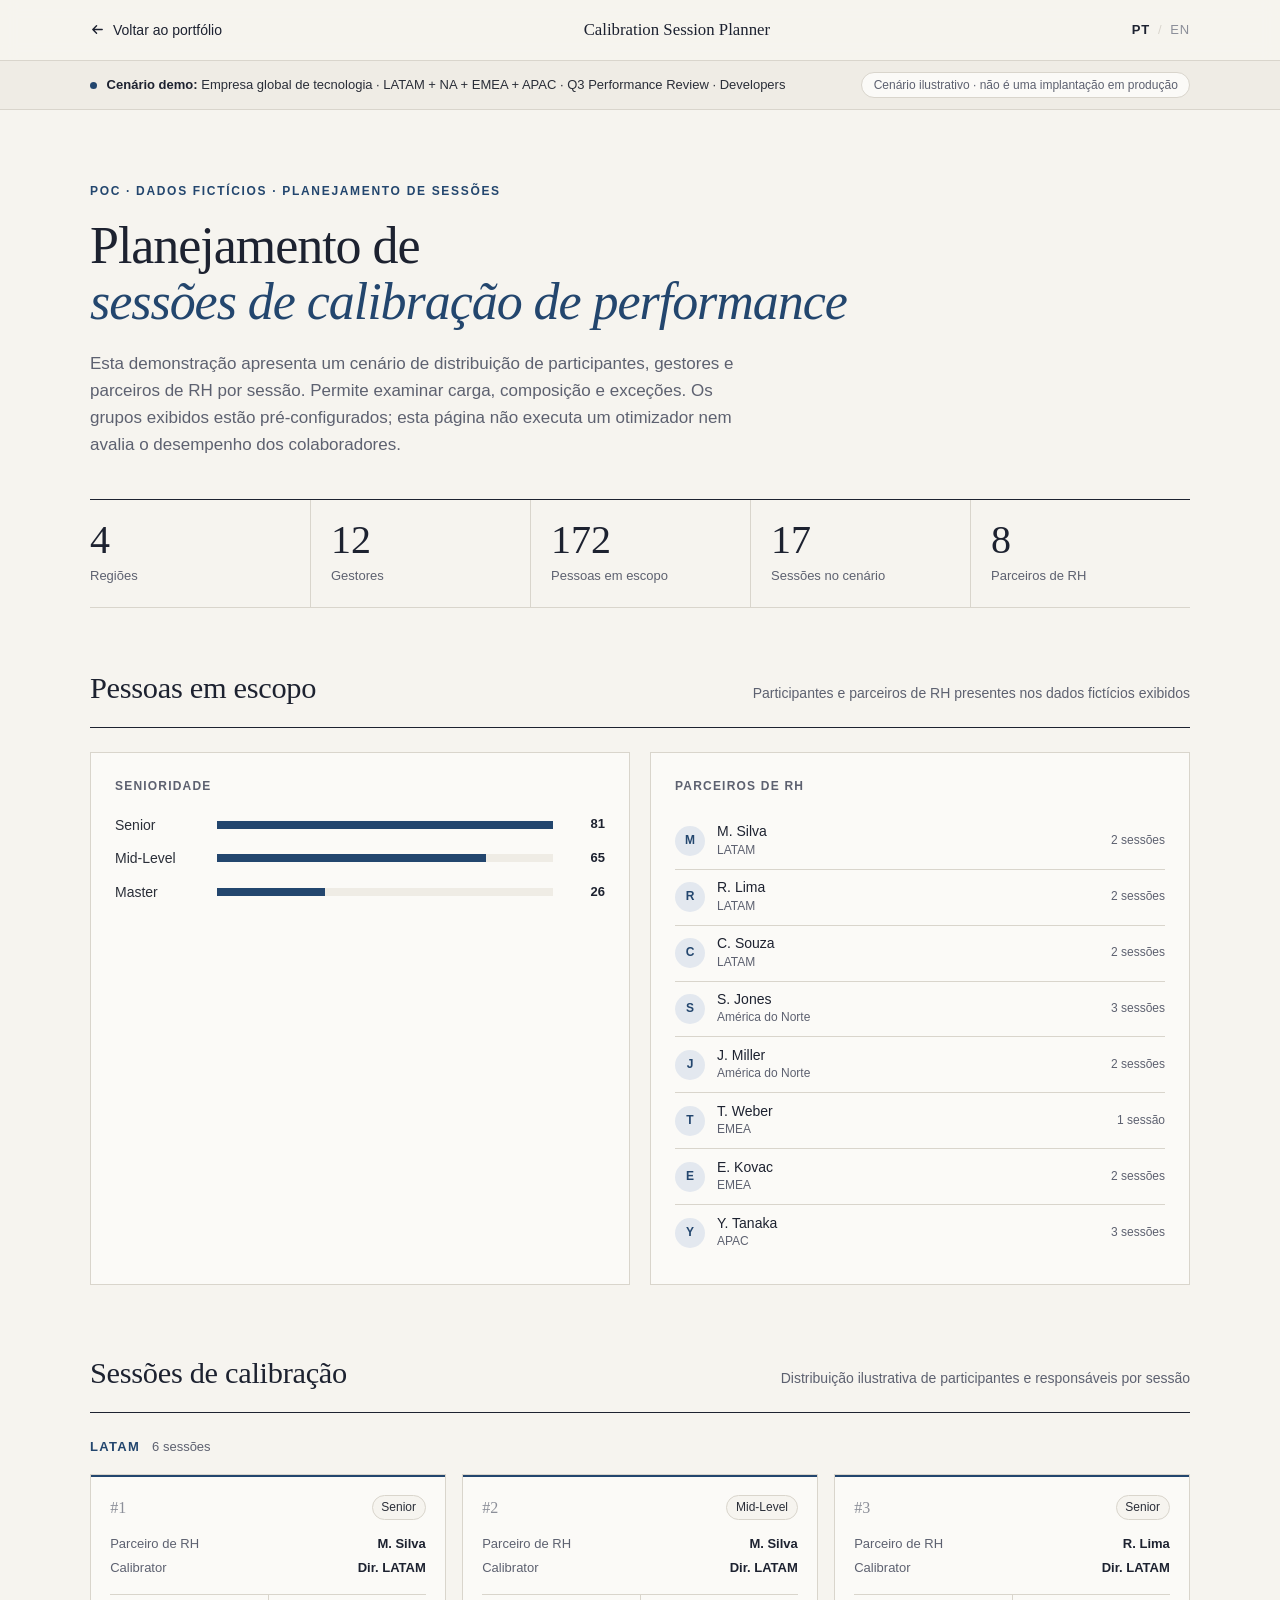
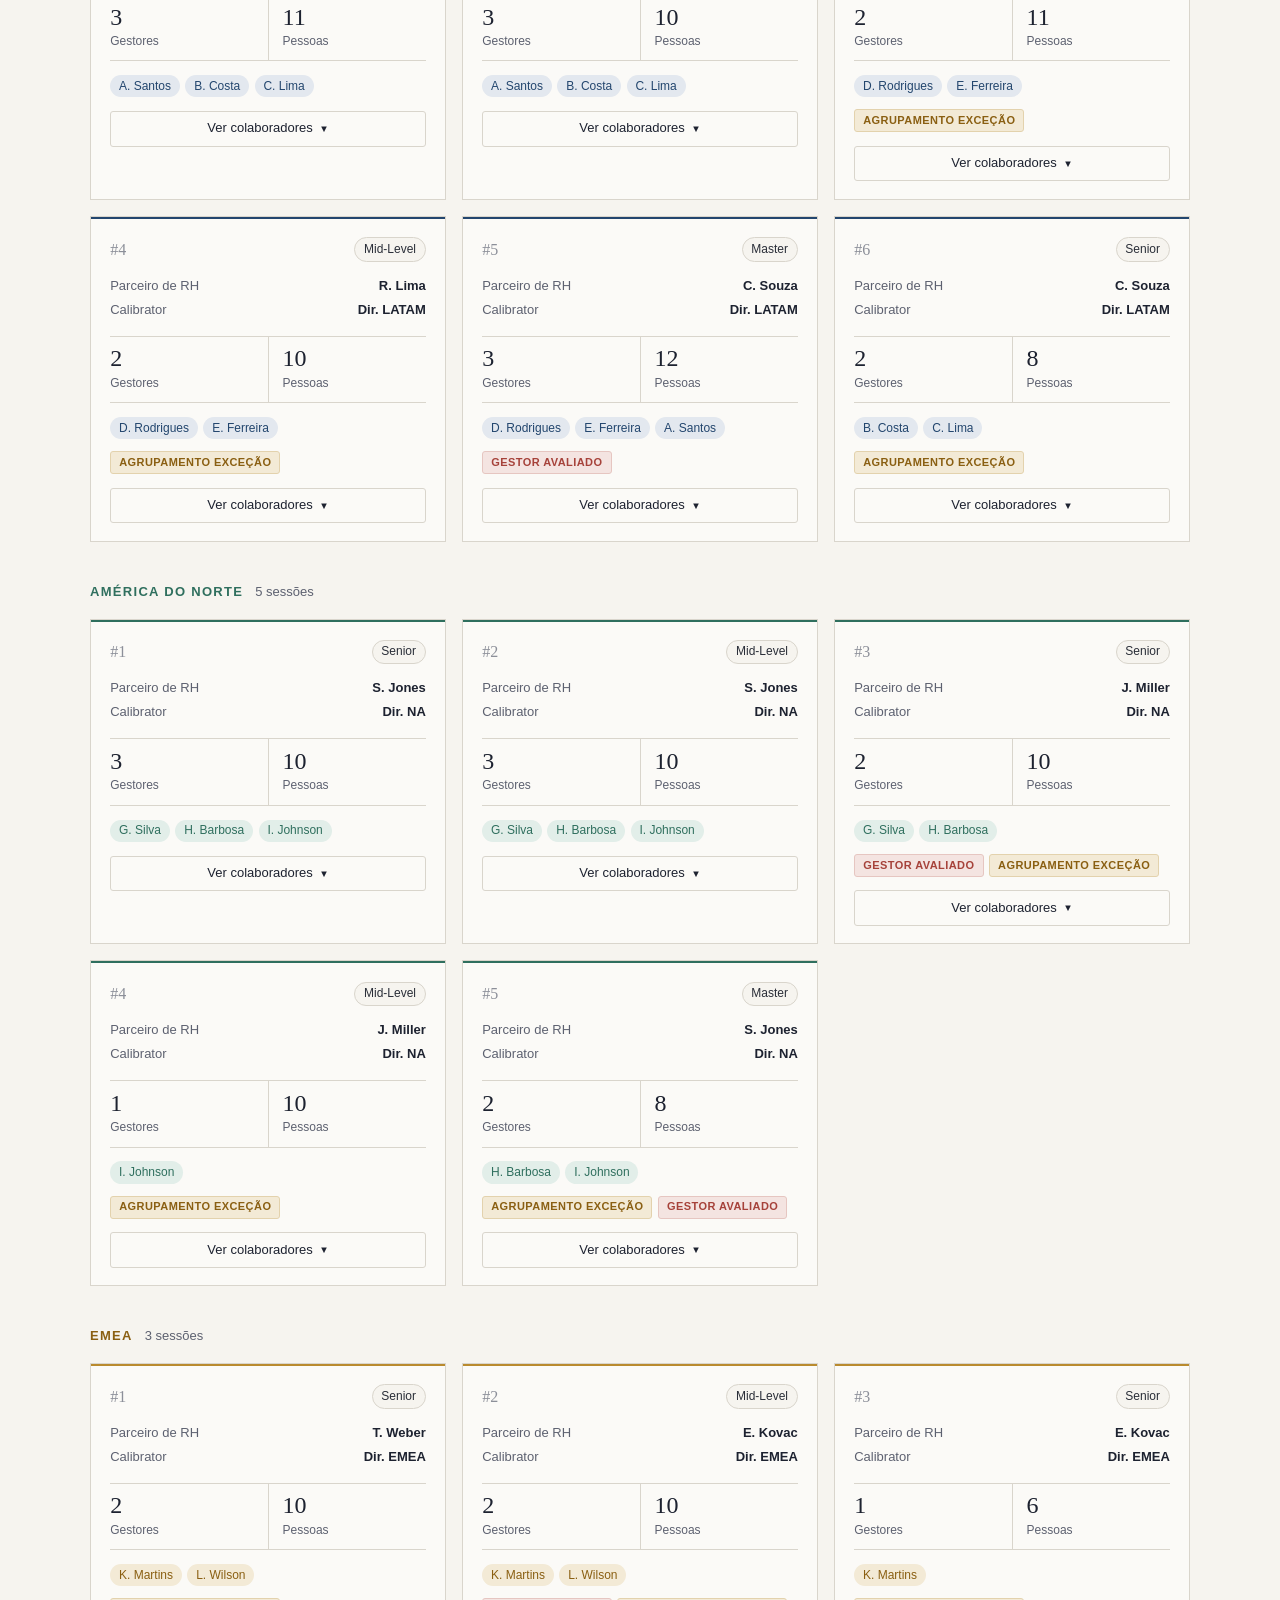
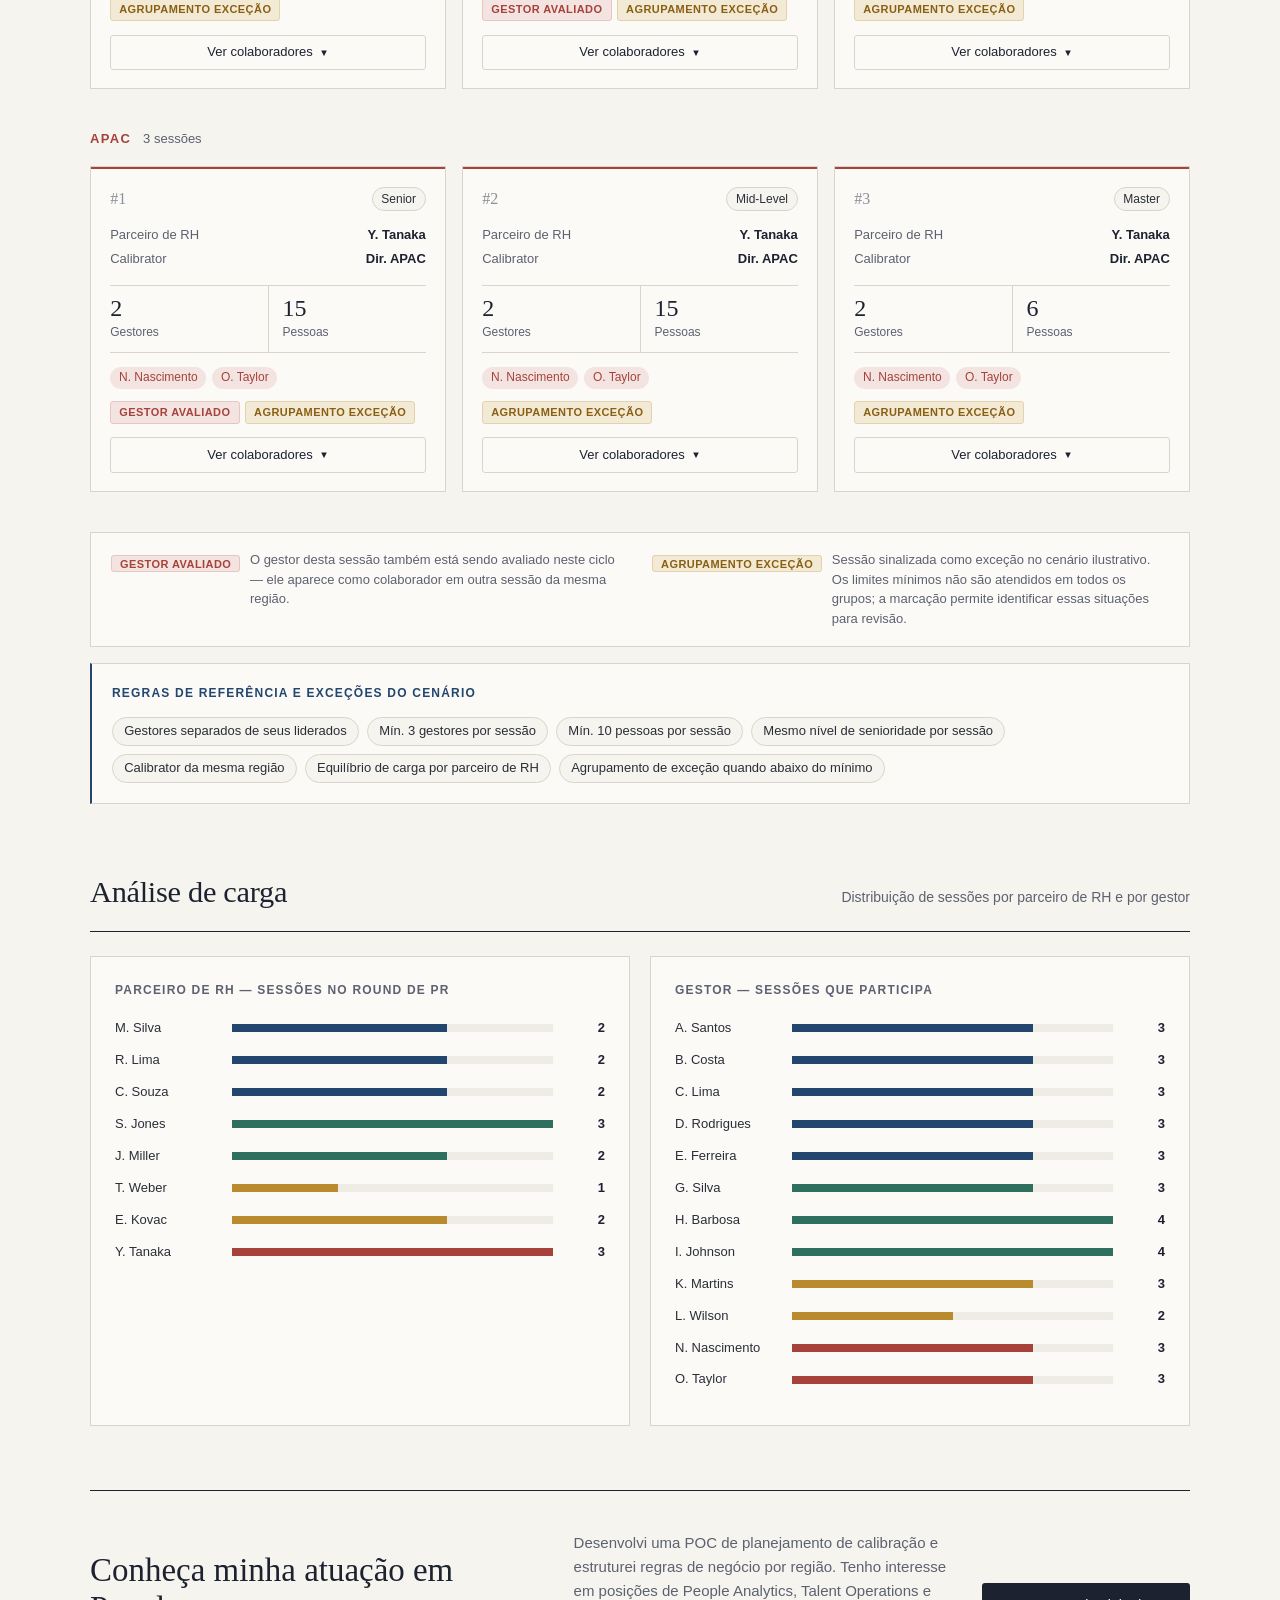
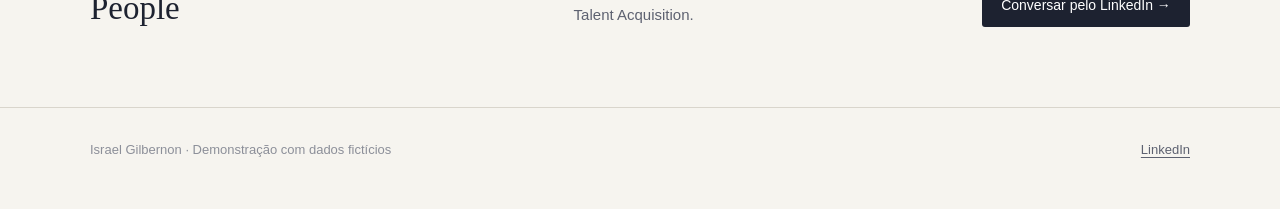
<file: calibration-demo.html>
<!DOCTYPE html>

<html lang="pt-BR">
<head>
<meta charset="utf-8"/>
<meta content="width=device-width, initial-scale=1.0" name="viewport"/>
<title>Calibration Session Planner | Demonstração de planejamento</title>
<link rel="preconnect" href="https://api.fontshare.com" crossorigin>
<link rel="stylesheet" href="https://api.fontshare.com/v2/css?f[]=zodiak@400,500,400i&amp;f[]=general-sans@400,500,600&amp;display=swap">
<link rel="stylesheet" href="assets/demo.css">
<meta name="description" content="Prova de conceito com dados fictícios: regras de carga, senioridade, alocação e região para distribuir sessões de calibração e sinalizar gargalos.">
<meta property="og:type" content="website">
<meta property="og:title" content="Planejamento de sessões de calibração de performance">
<meta property="og:description" content="Prova de conceito com dados fictícios: regras de carga, senioridade, alocação e região para distribuir sessões de calibração e sinalizar gargalos.">
<meta property="og:url" content="https://israelg77.github.io/Portfolio/calibration-demo.html">
<meta property="og:locale" content="pt_BR">
<meta property="og:image" content="https://israelg77.github.io/Portfolio/assets/og/og-calibration.png">
<meta property="og:image:width" content="1200">
<meta property="og:image:height" content="627">
<meta name="twitter:card" content="summary_large_image">
<meta name="theme-color" content="#f6f4ef">
</head>
<body class="cal">
<header class="dnav"><div class="wrap"><a class="dnav-back nav-back" href="index.html" data-key="back_label"><svg viewBox="0 0 16 16" fill="none" aria-hidden="true"><path d="M13 8H3M7 4L3 8l4 4" stroke="currentColor" stroke-width="1.5" stroke-linecap="round" stroke-linejoin="round"/></svg><span>Voltar ao portfólio</span></a><span class="dnav-brand">Calibration Session Planner</span><div class="dnav-right"><div class="lang"><a id="btn-pt" class="lang-btn" href="calibration-demo.html" hreflang="pt-BR" aria-current="page">PT</a><span aria-hidden="true">/</span><a id="btn-en" class="lang-btn" href="calibration-demo-en.html" hreflang="en">EN</a></div></div></div></header>
<div class="banner"><div class="wrap">
<div class="banner-left">
<div class="banner-dot"></div>
<p class="banner-text" data-key="banner_main"></p>
</div>
<span class="banner-scale" data-key="banner_scale"></span>
</div></div>
<main class="page wrap">
<!-- ── HERO ─────────────────────────────────────────────────────── -->
<div class="hero">
<p class="hero-label" data-key="hero_label"></p>
<h1 class="hero-title" data-key="hero_title"></h1>
<p class="hero-sub" data-key="hero_sub"></p>
<div class="stats-row" id="stats-row"></div>
</div>
<!-- ── SCOPE ─────────────────────────────────────────────────────── -->
<div class="section">
<div class="section-hd">
<h2 data-key="scope_title"></h2>
<p data-key="scope_sub"></p>
</div>
<div class="scope-grid">
<div class="scope-card">
<h3 data-key="scope_seniority"></h3>
<div id="seniority-bars"></div>
</div>
<div class="scope-card">
<h3 data-key="scope_partners"></h3>
<div class="partner-list" id="partner-list"></div>
</div>
</div>
</div>
<!-- ── SESSIONS ───────────────────────────────────────────────────── -->
<div class="section">
<div class="section-hd">
<h2 data-key="sessions_title"></h2>
<p data-key="sessions_sub"></p>
</div>
<div id="sessions-container"></div>
<div id="legend-container"></div>
<div class="rules-callout">
<h4 data-key="rules_title"></h4>
<div class="rules-list" id="rules-list"></div>
</div>
</div>
<!-- ── LOAD ──────────────────────────────────────────────────────── -->
<div class="section">
<div class="section-hd">
<h2 data-key="load_title"></h2>
<p data-key="load_sub"></p>
</div>
<div class="load-grid">
<div class="load-card">
<h3 data-key="load_partner_title"></h3>
<div id="partner-load"></div>
</div>
<div class="load-card">
<h3 data-key="load_manager_title"></h3>
<div id="manager-load"></div>
</div>
</div>
</div>
<!-- ── FOOTER CTA ─────────────────────────────────────────────────── -->
<div class="footer-cta">
<h3 data-key="footer_title"></h3>
<p data-key="footer_sub"></p>
<a data-key="footer_cta" href="https://www.linkedin.com/in/gilbernon" rel="noopener" target="_blank"></a>
</div>
</main><footer class="dfoot"><div class="wrap"><span>Israel Gilbernon · Demonstração com dados fictícios</span><a href="https://www.linkedin.com/in/gilbernon" target="_blank" rel="noopener">LinkedIn</a></div></footer>
<script>
const LANG = {
  pt: {
    cta_nav:           'Esse problema é familiar? →',
    back:              '← Portfolio',
    banner_main:       '<strong>Cenário demo:</strong> Empresa global de tecnologia · LATAM + NA + EMEA + APAC · Q3 Performance Review · Developers',
    banner_scale:      'Replicável com mais países, clientes e variáveis',
    hero_label:        'Demo · Dados fictícios · Calibration Session Planner',
    hero_title:        'Engine de planejamento de<br><span>sessões de calibração global</span>',
    hero_sub:          'A partir de dados organizacionais e regras configuráveis, o engine calcula automaticamente a estrutura completa de sessões, atribui pessoas e projeta toda a operação antes de ela acontecer.',
    scope_title:       'Pessoas em escopo',
    scope_sub:         'Distribuição por senioridade e parceiros de RH envolvidos',
    scope_seniority:   'Senioridade',
    scope_partners:    'Parceiros de RH',
    sessions_title:    'Sessões de calibração',
    sessions_sub:      'Estrutura calculada pelo engine — cada sala respeitando os limites configurados',
    rules_title:       'Regras respeitadas pelo engine',
    load_title:        'Análise de carga',
    load_sub:          'Distribuição de sessões por parceiro de RH e por gestor',
    load_partner_title:'Parceiro de RH — sessões no round de PR',
    load_manager_title:'Gestor — sessões que participa',
    footer_title:      'Esse cenário é familiar?',
    footer_sub:        'Este é um caso demonstrativo. A complexidade real vai muito além — mais regiões, mais clientes, mais variáveis, mais restrições. É disso que eu quero falar.',
    footer_cta:           'Vamos conversar →',
    label_partner:        'Parceiro de RH',
    label_calibrator:     'Calibrator',
    label_managers:       'Gestores',
    label_people:         'Pessoas',
    tag_review:           'Gestor avaliado',
    tag_exception:        'Agrupamento exceção',
    btn_expand:           'Ver colaboradores',
    btn_collapse:         'Fechar',
    detail_col_name:      'Nome',
    detail_col_level:     'Nível',
    detail_col_manager:   'Gestor direto',
    legend_review_desc:   'O gestor desta sessão também está sendo avaliado neste ciclo — ele aparece como colaborador em outra sessão da mesma região.',
    legend_exception_desc:'Sessão gerada por agrupamento de exceção: o número de gestores ou colaboradores ficou abaixo do mínimo configurado e o engine consolidou grupos para garantir viabilidade operacional.',
    rules: [
      'Gestores separados de seus liderados',
      'Mín. 3 gestores por sessão',
      'Mín. 10 pessoas por sessão',
      'Mesmo nível de senioridade por sessão',
      'Calibrator da mesma região',
      'Equilíbrio de carga por parceiro de RH',
      'Agrupamento de exceção quando abaixo do mínimo',
    ],
    regions: { LATAM: 'LATAM', 'North America': 'América do Norte', EMEA: 'EMEA', APAC: 'APAC' },
    stats: [
      { val: '4',  lbl: 'Regiões'         },
      { val: '15', lbl: 'Gestores'         },
      { val: '172',lbl: 'Pessoas em escopo'},
      { val: '17', lbl: 'Sessões no cenário'},
      { val: '7',  lbl: 'Parceiros de RH'  },
    ],
    seniority: [
      { name: 'Junior',     count: 22,  pct: 13 },
      { name: 'Mid-Level',  count: 50,  pct: 29 },
      { name: 'Senior',     count: 68,  pct: 40 },
      { name: 'Master',     count: 32,  pct: 18 },
    ],
  },
  en: {
    cta_nav:           'Does this resonate? →',
    back:              '← Portfolio',
    banner_main:       '<strong>Demo scenario:</strong> Global tech company · LATAM + NA + EMEA + APAC · Q3 Performance Review · Developers',
    banner_scale:      'Replicable with more countries, clients, and variables',
    hero_label:        'Demo · Fictional data · Calibration Session Planner',
    hero_title:        'Planning engine for<br><span>global calibration sessions</span>',
    hero_sub:          'From organizational data and configurable rules, the engine automatically computes the full session structure, assigns people, and projects the entire operation before it happens.',
    scope_title:       'People in scope',
    scope_sub:         'Breakdown by seniority level and HR Partners involved',
    scope_seniority:   'Seniority',
    scope_partners:    'HR Partners',
    sessions_title:    'Calibration sessions',
    sessions_sub:      'Structure computed by the engine — each room respecting configured constraints',
    rules_title:       'Rules enforced by the engine',
    load_title:        'Load analysis',
    load_sub:          'Session distribution per HR Partner and per Manager',
    load_partner_title:'HR Partner — sessions in PR round',
    load_manager_title:'Manager — sessions attended',
    footer_title:      'Does this problem look familiar?',
    footer_sub:        'This is a demonstrative scenario. Real complexity goes far beyond this — more regions, more clients, more variables, more constraints. That\'s exactly what I want to talk about.',
    footer_cta:           'Let\'s connect →',
    label_partner:        'HR Partner',
    label_calibrator:     'Calibrator',
    label_managers:       'Managers',
    label_people:         'People',
    tag_review:           'Manager under review',
    tag_exception:        'Exception merge',
    btn_expand:           'View people',
    btn_collapse:         'Close',
    detail_col_name:      'Name',
    detail_col_level:     'Level',
    detail_col_manager:   'Direct manager',
    legend_review_desc:   'The manager of this session is also being evaluated in this cycle — they appear as a contributor in another session within the same region.',
    legend_exception_desc:'Session created by exception merge: the number of managers or contributors fell below the configured minimum, so the engine consolidated groups to ensure operational viability.',
    rules: [
      'Managers separated from their direct reports',
      'Min 3 managers per session',
      'Min 10 people per session',
      'Same seniority level per session',
      'Calibrator from the same region',
      'Load balancing per HR Partner',
      'Exception merge when below minimum',
    ],
    regions: { LATAM: 'LATAM', 'North America': 'North America', EMEA: 'EMEA', APAC: 'APAC' },
    stats: [
      { val: '4',  lbl: 'Regions'          },
      { val: '15', lbl: 'Managers'          },
      { val: '172',lbl: 'People in scope'   },
      { val: '17', lbl: 'Scenario sessions' },
      { val: '7',  lbl: 'HR Partners'       },
    ],
    seniority: [
      { name: 'Junior',     count: 22,  pct: 13 },
      { name: 'Mid-Level',  count: 50,  pct: 29 },
      { name: 'Senior',     count: 68,  pct: 40 },
      { name: 'Master',     count: 32,  pct: 18 },
    ],
  },
};

const DATA = {
  partners: [
    { name: 'M. Silva',       region: 'LATAM',         sessions: 2, cls: 'latam' },
    { name: 'R. Lima',        region: 'LATAM',         sessions: 2, cls: 'latam' },
    { name: 'C. Souza',       region: 'LATAM',         sessions: 2, cls: 'latam' },
    { name: 'S. Jones',       region: 'North America', sessions: 3, cls: 'na'    },
    { name: 'J. Miller',      region: 'North America', sessions: 2, cls: 'na'    },
    { name: 'T. Weber',       region: 'EMEA',          sessions: 2, cls: 'emea'  },
    { name: 'E. Kovac',       region: 'EMEA',          sessions: 2, cls: 'emea'  },
    { name: 'Y. Tanaka',      region: 'APAC',          sessions: 3, cls: 'apac'  },
  ],
  sessions: [
    { region:'LATAM', cls:'latam', n:1, level:'Senior', partner:'M. Silva', calibrator:'Dir. LATAM', people:11, managers:['A. Santos','B. Costa','C. Lima'], tags:[],
      contributors:[
        {name:'Carla Mendes',    level:'Senior',   manager:'A. Santos'},
        {name:'Diego Alves',     level:'Senior',   manager:'A. Santos'},
        {name:'Elena Rocha',     level:'Senior',   manager:'A. Santos'},
        {name:'Felipe Torres',   level:'Senior',   manager:'A. Santos'},
        {name:'Gabi Nunes',      level:'Senior',   manager:'B. Costa'},
        {name:'Hugo Barros',     level:'Senior',   manager:'B. Costa'},
        {name:'Isabela Cruz',    level:'Senior',   manager:'B. Costa'},
        {name:'João Melo',       level:'Senior',   manager:'C. Lima'},
        {name:'Karla Dias',      level:'Senior',   manager:'C. Lima'},
        {name:'Lucas Pinto',     level:'Senior',   manager:'C. Lima'},
        {name:'Mariana Faria',   level:'Senior',   manager:'C. Lima'},
      ]},
    { region:'LATAM', cls:'latam', n:2, level:'Mid-Level', partner:'M. Silva', calibrator:'Dir. LATAM', people:10, managers:['A. Santos','B. Costa','C. Lima'], tags:[],
      contributors:[
        {name:'Nicolas Ramos',   level:'Mid-Level', manager:'A. Santos'},
        {name:'Olivia Cardoso',  level:'Mid-Level', manager:'A. Santos'},
        {name:'Pedro Vieira',    level:'Mid-Level', manager:'A. Santos'},
        {name:'Rafael Lopes',    level:'Mid-Level', manager:'B. Costa'},
        {name:'Sofia Queiroz',   level:'Mid-Level', manager:'B. Costa'},
        {name:'Thiago Medeiros', level:'Mid-Level', manager:'B. Costa'},
        {name:'Victor Reis',     level:'Mid-Level', manager:'C. Lima'},
        {name:'Alice Braga',     level:'Mid-Level', manager:'C. Lima'},
        {name:'Ben Ferraz',      level:'Mid-Level', manager:'C. Lima'},
        {name:'Clara Moura',     level:'Mid-Level', manager:'C. Lima'},
      ]},
    { region:'LATAM', cls:'latam', n:3, level:'Senior', partner:'R. Lima', calibrator:'Dir. LATAM', people:11, managers:['D. Rodrigues','E. Ferreira'], tags:[],
      contributors:[
        {name:'David Cunha',     level:'Senior', manager:'D. Rodrigues'},
        {name:'Eva Monteiro',    level:'Senior', manager:'D. Rodrigues'},
        {name:'Frank Souza',     level:'Senior', manager:'D. Rodrigues'},
        {name:'Grace Teixeira',  level:'Senior', manager:'D. Rodrigues'},
        {name:'Henry Azevedo',   level:'Senior', manager:'D. Rodrigues'},
        {name:'Iris Cavalcante', level:'Senior', manager:'E. Ferreira'},
        {name:'Jake Nascimento',  level:'Senior', manager:'E. Ferreira'},
        {name:'Kate Ribeiro',    level:'Senior', manager:'E. Ferreira'},
        {name:'Leo Carvalho',    level:'Senior', manager:'E. Ferreira'},
        {name:'Mia Gonçalves',   level:'Senior', manager:'E. Ferreira'},
        {name:'Nathan Lima',     level:'Senior', manager:'E. Ferreira'},
      ]},
    { region:'LATAM', cls:'latam', n:4, level:'Mid-Level', partner:'R. Lima', calibrator:'Dir. LATAM', people:10, managers:['D. Rodrigues','E. Ferreira'], tags:[],
      contributors:[
        {name:'Nora Campos',     level:'Mid-Level', manager:'D. Rodrigues'},
        {name:'Paula Duarte',    level:'Mid-Level', manager:'D. Rodrigues'},
        {name:'Ryan Saraiva',    level:'Mid-Level', manager:'D. Rodrigues'},
        {name:'Sara Freitas',    level:'Mid-Level', manager:'D. Rodrigues'},
        {name:'Tom Gomes',       level:'Mid-Level', manager:'D. Rodrigues'},
        {name:'Vera Machado',    level:'Mid-Level', manager:'E. Ferreira'},
        {name:'Will Pinheiro',   level:'Mid-Level', manager:'E. Ferreira'},
        {name:'Yasmin Correia',  level:'Mid-Level', manager:'E. Ferreira'},
        {name:'Yuri Nogueira',   level:'Mid-Level', manager:'E. Ferreira'},
        {name:'Zoe Marques',     level:'Mid-Level', manager:'E. Ferreira'},
      ]},
    { region:'LATAM', cls:'latam', n:5, level:'Master', partner:'C. Souza', calibrator:'Dir. LATAM', people:12, managers:['D. Rodrigues','E. Ferreira','A. Santos'], tags:['review'],
      contributors:[
        {name:'E. Ferreira',     level:'Master', manager:'Dir. LATAM', isMgr:true},
        {name:'Adrian Costa',    level:'Master', manager:'D. Rodrigues'},
        {name:'Beatriz Vaz',     level:'Master', manager:'D. Rodrigues'},
        {name:'Cassio Andrade',  level:'Master', manager:'D. Rodrigues'},
        {name:'Emil Rocha',      level:'Master', manager:'D. Rodrigues'},
        {name:'Fatima Borges',   level:'Master', manager:'E. Ferreira'},
        {name:'Gustavo Mota',    level:'Master', manager:'E. Ferreira'},
        {name:'Heitor Vilas',    level:'Master', manager:'E. Ferreira'},
        {name:'Ingrid Paiva',    level:'Master', manager:'A. Santos'},
        {name:'Jonas Branco',    level:'Master', manager:'A. Santos'},
        {name:'Larissa Fonseca', level:'Master', manager:'A. Santos'},
        {name:'Marcio Brito',    level:'Master', manager:'A. Santos'},
      ]},
    { region:'LATAM', cls:'latam', n:6, level:'Senior', partner:'C. Souza', calibrator:'Dir. LATAM', people:8, managers:['B. Costa','C. Lima'], tags:['exception'],
      contributors:[
        {name:'Natalia Leite',   level:'Senior', manager:'B. Costa'},
        {name:'Omar Silva',      level:'Senior', manager:'B. Costa'},
        {name:'Patricia Neto',   level:'Senior', manager:'B. Costa'},
        {name:'Quintino Ruas',   level:'Senior', manager:'B. Costa'},
        {name:'Renata Assis',    level:'Senior', manager:'C. Lima'},
        {name:'Sergio Luz',      level:'Senior', manager:'C. Lima'},
        {name:'Tatiana Melo',    level:'Senior', manager:'C. Lima'},
        {name:'Ulisses Faria',   level:'Senior', manager:'C. Lima'},
      ]},
    { region:'North America', cls:'na', n:1, level:'Senior', partner:'S. Jones', calibrator:'Dir. NA', people:10, managers:['G. Silva','H. Barbosa','I. Johnson'], tags:[],
      contributors:[
        {name:'Amy Carter',      level:'Senior', manager:'G. Silva'},
        {name:'Brian Hall',      level:'Senior', manager:'G. Silva'},
        {name:'Cynthia Torres',  level:'Senior', manager:'G. Silva'},
        {name:'Daniel Wright',   level:'Senior', manager:'H. Barbosa'},
        {name:'Emily Scott',     level:'Senior', manager:'H. Barbosa'},
        {name:'Frank Green',     level:'Senior', manager:'H. Barbosa'},
        {name:'Gloria Adams',    level:'Senior', manager:'I. Johnson'},
        {name:'Harold Baker',    level:'Senior', manager:'I. Johnson'},
        {name:'Irene Nelson',    level:'Senior', manager:'I. Johnson'},
        {name:'James Clark',     level:'Senior', manager:'I. Johnson'},
      ]},
    { region:'North America', cls:'na', n:2, level:'Mid-Level', partner:'S. Jones', calibrator:'Dir. NA', people:10, managers:['G. Silva','H. Barbosa','I. Johnson'], tags:[],
      contributors:[
        {name:'Karen Young',     level:'Mid-Level', manager:'G. Silva'},
        {name:'Leo Allen',       level:'Mid-Level', manager:'G. Silva'},
        {name:'Monica King',     level:'Mid-Level', manager:'G. Silva'},
        {name:'Nathan Wright',   level:'Mid-Level', manager:'H. Barbosa'},
        {name:'Olivia Scott',    level:'Mid-Level', manager:'H. Barbosa'},
        {name:'Peter Harris',    level:'Mid-Level', manager:'H. Barbosa'},
        {name:'Quinn Lewis',     level:'Mid-Level', manager:'I. Johnson'},
        {name:'Rachel Walker',   level:'Mid-Level', manager:'I. Johnson'},
        {name:'Samuel Hall',     level:'Mid-Level', manager:'I. Johnson'},
        {name:'Tina Robinson',   level:'Mid-Level', manager:'I. Johnson'},
      ]},
    { region:'North America', cls:'na', n:3, level:'Senior', partner:'J. Miller', calibrator:'Dir. NA', people:10, managers:['G. Silva','H. Barbosa'], tags:['review'],
      contributors:[
        {name:'H. Barbosa',      level:'Senior', manager:'Dir. NA', isMgr:true},
        {name:'Uma Thompson',    level:'Senior', manager:'G. Silva'},
        {name:'Victor Evans',    level:'Senior', manager:'G. Silva'},
        {name:'Wendy Turner',    level:'Senior', manager:'G. Silva'},
        {name:'Xavier Phillips', level:'Senior', manager:'G. Silva'},
        {name:'Yvonne Campbell', level:'Senior', manager:'G. Silva'},
        {name:'Zachary Parker',  level:'Senior', manager:'H. Barbosa'},
        {name:'Alice Edwards',   level:'Senior', manager:'H. Barbosa'},
        {name:'Blake Collins',   level:'Senior', manager:'H. Barbosa'},
        {name:'Carla Stewart',   level:'Senior', manager:'H. Barbosa'},
      ]},
    { region:'North America', cls:'na', n:4, level:'Mid-Level', partner:'J. Miller', calibrator:'Dir. NA', people:10, managers:['I. Johnson'], tags:[],
      contributors:[
        {name:'Derek Morris',    level:'Mid-Level', manager:'I. Johnson'},
        {name:'Ella Rogers',     level:'Mid-Level', manager:'I. Johnson'},
        {name:'Finn Reed',       level:'Mid-Level', manager:'I. Johnson'},
        {name:'Gina Cook',       level:'Mid-Level', manager:'I. Johnson'},
        {name:'Harry Morgan',    level:'Mid-Level', manager:'I. Johnson'},
        {name:'Isla Bell',       level:'Mid-Level', manager:'I. Johnson'},
        {name:'Jack Murphy',     level:'Mid-Level', manager:'I. Johnson'},
        {name:'Kylie Bailey',    level:'Mid-Level', manager:'I. Johnson'},
        {name:'Liam Rivera',     level:'Mid-Level', manager:'I. Johnson'},
        {name:'Maya Cooper',     level:'Mid-Level', manager:'I. Johnson'},
      ]},
    { region:'North America', cls:'na', n:5, level:'Master', partner:'S. Jones', calibrator:'Dir. NA', people:8, managers:['H. Barbosa','I. Johnson'], tags:['exception','review'],
      contributors:[
        {name:'H. Barbosa',      level:'Master', manager:'Dir. NA', isMgr:true},
        {name:'Noah Richardson', level:'Master', manager:'H. Barbosa'},
        {name:'Olivia Cox',      level:'Master', manager:'H. Barbosa'},
        {name:'Parker Howard',   level:'Master', manager:'I. Johnson'},
        {name:'Quinn Ward',      level:'Master', manager:'I. Johnson'},
        {name:'Rose Torres',     level:'Master', manager:'I. Johnson'},
        {name:'Sean Peterson',   level:'Master', manager:'I. Johnson'},
        {name:'Tara Gray',       level:'Master', manager:'I. Johnson'},
      ]},
    { region:'EMEA', cls:'emea', n:1, level:'Senior', partner:'T. Weber', calibrator:'Dir. EMEA', people:10, managers:['K. Martins','L. Wilson'], tags:[],
      contributors:[
        {name:'Anja Müller',     level:'Senior', manager:'K. Martins'},
        {name:'Boris Fischer',   level:'Senior', manager:'K. Martins'},
        {name:'Clara Schmidt',   level:'Senior', manager:'K. Martins'},
        {name:'Dimitri Popov',   level:'Senior', manager:'K. Martins'},
        {name:'Elena Kovac',     level:'Senior', manager:'K. Martins'},
        {name:'Franz Weber',     level:'Senior', manager:'L. Wilson'},
        {name:'Greta Bauer',     level:'Senior', manager:'L. Wilson'},
        {name:'Hans Richter',    level:'Senior', manager:'L. Wilson'},
        {name:'Ingrid Novak',    level:'Senior', manager:'L. Wilson'},
        {name:'Jakub Horak',     level:'Senior', manager:'L. Wilson'},
      ]},
    { region:'EMEA', cls:'emea', n:2, level:'Mid-Level', partner:'E. Kovac', calibrator:'Dir. EMEA', people:10, managers:['K. Martins','L. Wilson'], tags:['review'],
      contributors:[
        {name:'L. Wilson',       level:'Mid-Level', manager:'Dir. EMEA', isMgr:true},
        {name:'Katja Schulz',    level:'Mid-Level', manager:'K. Martins'},
        {name:'Lena Hoffmann',   level:'Mid-Level', manager:'K. Martins'},
        {name:'Mikael Svensson', level:'Mid-Level', manager:'K. Martins'},
        {name:'Nina Larsson',    level:'Mid-Level', manager:'K. Martins'},
        {name:'Olaf Jensen',     level:'Mid-Level', manager:'L. Wilson'},
        {name:'Petra Daniels',   level:'Mid-Level', manager:'L. Wilson'},
        {name:'Rolf Andersen',   level:'Mid-Level', manager:'L. Wilson'},
        {name:'Sofia Eriksson',  level:'Mid-Level', manager:'L. Wilson'},
        {name:'Tobias Berg',     level:'Mid-Level', manager:'L. Wilson'},
      ]},
    { region:'EMEA', cls:'emea', n:3, level:'Senior', partner:'E. Kovac', calibrator:'Dir. EMEA', people:6, managers:['K. Martins'], tags:['exception'],
      contributors:[
        {name:'Ursula Krans',    level:'Senior', manager:'K. Martins'},
        {name:'Viktor Blom',     level:'Senior', manager:'K. Martins'},
        {name:'Wilma Strand',    level:'Senior', manager:'K. Martins'},
        {name:'Xander Holm',     level:'Senior', manager:'K. Martins'},
        {name:'Ylva Lindqvist',  level:'Senior', manager:'K. Martins'},
        {name:'Zara Magnusson',  level:'Senior', manager:'K. Martins'},
      ]},
    { region:'APAC', cls:'apac', n:1, level:'Senior', partner:'Y. Tanaka', calibrator:'Dir. APAC', people:15, managers:['N. Nascimento','O. Taylor'], tags:['review'],
      contributors:[
        {name:'O. Taylor',       level:'Senior', manager:'Dir. APAC', isMgr:true},
        {name:'Aiko Suzuki',     level:'Senior', manager:'N. Nascimento'},
        {name:'Bowen Zhang',     level:'Senior', manager:'N. Nascimento'},
        {name:'Chen Wei',        level:'Senior', manager:'N. Nascimento'},
        {name:'Daiki Yamamoto',  level:'Senior', manager:'N. Nascimento'},
        {name:'Emi Nakamura',    level:'Senior', manager:'N. Nascimento'},
        {name:'Feng Liu',        level:'Senior', manager:'N. Nascimento'},
        {name:'Guo Jing',        level:'Senior', manager:'O. Taylor'},
        {name:'Hana Kim',        level:'Senior', manager:'O. Taylor'},
        {name:'Ivan Zhao',       level:'Senior', manager:'O. Taylor'},
        {name:'Ji-Young Park',   level:'Senior', manager:'O. Taylor'},
        {name:'Kenji Ito',       level:'Senior', manager:'O. Taylor'},
        {name:'Liang Chen',      level:'Senior', manager:'O. Taylor'},
        {name:'Mei Lin',         level:'Senior', manager:'O. Taylor'},
        {name:'Nao Watanabe',    level:'Senior', manager:'O. Taylor'},
      ]},
    { region:'APAC', cls:'apac', n:2, level:'Mid-Level', partner:'Y. Tanaka', calibrator:'Dir. APAC', people:15, managers:['N. Nascimento','O. Taylor'], tags:[],
      contributors:[
        {name:'Osamu Hayashi',   level:'Mid-Level', manager:'N. Nascimento'},
        {name:'Ping Wu',         level:'Mid-Level', manager:'N. Nascimento'},
        {name:'Qing Li',         level:'Mid-Level', manager:'N. Nascimento'},
        {name:'Ren Tanaka',      level:'Mid-Level', manager:'N. Nascimento'},
        {name:'Shu Wang',        level:'Mid-Level', manager:'N. Nascimento'},
        {name:'Tao Yang',        level:'Mid-Level', manager:'N. Nascimento'},
        {name:'Ui-Jun Lee',      level:'Mid-Level', manager:'N. Nascimento'},
        {name:'Violet Nguyen',   level:'Mid-Level', manager:'O. Taylor'},
        {name:'Wei Chen',        level:'Mid-Level', manager:'O. Taylor'},
        {name:'Xiu Zhang',       level:'Mid-Level', manager:'O. Taylor'},
        {name:'Yong Kim',        level:'Mid-Level', manager:'O. Taylor'},
        {name:'Zhen Liu',        level:'Mid-Level', manager:'O. Taylor'},
        {name:'An Pham',         level:'Mid-Level', manager:'O. Taylor'},
        {name:'Bao Tran',        level:'Mid-Level', manager:'O. Taylor'},
        {name:'Cam Ho',          level:'Mid-Level', manager:'O. Taylor'},
      ]},
    { region:'APAC', cls:'apac', n:3, level:'Master', partner:'Y. Tanaka', calibrator:'Dir. APAC', people:6, managers:['N. Nascimento','O. Taylor'], tags:['exception'],
      contributors:[
        {name:'Dao Nguyen',      level:'Master', manager:'N. Nascimento'},
        {name:'Eun-Ji Choi',     level:'Master', manager:'N. Nascimento'},
        {name:'Fumi Kobayashi',  level:'Master', manager:'N. Nascimento'},
        {name:'Gang Zhou',       level:'Master', manager:'O. Taylor'},
        {name:'Hae-Won Oh',      level:'Master', manager:'O. Taylor'},
        {name:'Iku Matsuda',     level:'Master', manager:'O. Taylor'},
      ]},
  ].filter(s => s.people > 0),
  managerLoad: [
    { name: 'A. Santos',     cls: 'latam', sessions: 3 },
    { name: 'B. Costa',      cls: 'latam', sessions: 3 },
    { name: 'C. Lima',       cls: 'latam', sessions: 3 },
    { name: 'D. Rodrigues',  cls: 'latam', sessions: 3 },
    { name: 'E. Ferreira',   cls: 'latam', sessions: 3 },
    { name: 'G. Silva',      cls: 'na',    sessions: 3 },
    { name: 'H. Barbosa',    cls: 'na',    sessions: 3 },
    { name: 'I. Johnson',    cls: 'na',    sessions: 3 },
    { name: 'K. Martins',    cls: 'emea',  sessions: 3 },
    { name: 'L. Wilson',     cls: 'emea',  sessions: 2 },
    { name: 'N. Nascimento', cls: 'apac',  sessions: 3 },
    { name: 'O. Taylor',     cls: 'apac',  sessions: 3 },
  ],
};

const REGION_ORDER = ['LATAM', 'North America', 'EMEA', 'APAC'];
const REGION_CLS   = { LATAM: 'latam', 'North America': 'na', EMEA: 'emea', APAC: 'apac' };


Object.assign(LANG.pt, {"cta_nav": "LinkedIn →", "back": "← Portfólio", "banner_scale": "Cenário ilustrativo · não é uma implantação em produção", "hero_label": "POC · Dados fictícios · Planejamento de sessões", "hero_title": "Planejamento de<br><span>sessões de calibração de performance</span>", "hero_sub": "Esta demonstração apresenta um cenário de distribuição de participantes, gestores e parceiros de RH por sessão. Permite examinar carga, composição e exceções. Os grupos exibidos estão pré-configurados; esta página não executa um otimizador nem avalia o desempenho dos colaboradores.", "sessions_sub": "Distribuição ilustrativa de participantes e responsáveis por sessão", "rules_title": "Regras de referência e exceções do cenário", "footer_title": "Conheça minha atuação em People", "footer_sub": "Desenvolvi uma POC de planejamento de calibração e estruturei regras de negócio por região. Tenho interesse em posições de People Analytics, Talent Operations e Talent Acquisition.", "footer_cta": "Conversar pelo LinkedIn →", "scope_sub": "Participantes e parceiros de RH presentes nos dados fictícios exibidos", "legend_exception_desc": "Sessão sinalizada como exceção no cenário ilustrativo. Os limites mínimos não são atendidos em todos os grupos; a marcação permite identificar essas situações para revisão."});
Object.assign(LANG.en, {"cta_nav": "LinkedIn \u2192", "back": "\u2190 Portfolio", "banner_scale": "Illustrative scenario \u00b7 not a production deployment", "hero_label": "POC \u00b7 Fictional data \u00b7 Session planning", "hero_title": "Planning<br><span>performance calibration sessions</span>", "hero_sub": "This demo presents a scenario distributing participants, managers, and HR partners across sessions. It supports review of workload, composition, and exceptions. Groups are preconfigured; this page does not run an optimizer or assess employee performance.", "sessions_sub": "Illustrative distribution of participants and session roles", "rules_title": "Reference rules and scenario exceptions", "footer_title": "Explore my People experience", "footer_sub": "I developed a calibration planning POC and structured region-specific business rules. I am interested in People Analytics, Talent Operations, and Talent Acquisition opportunities.", "footer_cta": "Connect on LinkedIn \u2192", "scope_sub": "Participants and HR partners in the fictional data shown", "legend_exception_desc": "Session flagged as an exception in the illustrative scenario. Not every group meets the minimum limits; the flag makes these cases visible for review."});
DATA.sessions.forEach(s => {s.people = (s.contributors || []).length; if (s.people < 10 || s.managers.length < 3) { if (!s.tags.includes('exception')) s.tags.push('exception'); }});
DATA.partners.forEach(p => p.sessions = DATA.sessions.filter(s => s.partner === p.name).length);
const managerGroups = new Map();
DATA.sessions.forEach(s=>s.managers.forEach(name=>{if(!managerGroups.has(name)) managerGroups.set(name,{name,cls:s.cls,sessions:0});managerGroups.get(name).sessions++;}));
DATA.managerLoad = [...managerGroups.values()];
const participantRows = DATA.sessions.flatMap(s=>s.contributors || []);
const actualLevels = participantRows.reduce((a,c)=>(a[c.level]=(a[c.level]||0)+1,a),{});
for (const lang of ['pt','en']) {
 const L=LANG[lang];
 const values=[new Set(DATA.sessions.map(s=>s.region)).size,DATA.managerLoad.length,participantRows.length,DATA.sessions.length,DATA.partners.length];
 L.stats.forEach((s,i)=>s.val=String(values[i]));
 L.seniority=Object.entries(actualLevels).map(([name,count])=>({name,count,pct:Math.round(count/(participantRows.length||1)*100)}));
}

let currentLang = 'pt';

function t(key) { return LANG[currentLang][key] || key; }

function escHtml(s) {
  return String(s).replace(/&/g,'&amp;').replace(/</g,'&lt;').replace(/>/g,'&gt;');
}

function renderAll(lang) {
  currentLang = lang; document.querySelector('.nav-back').href = lang === 'pt' ? 'index.html' : 'index-en.html';
  const L = LANG[lang];

  document.documentElement.lang = lang === 'pt' ? 'pt-BR' : 'en';
  document.getElementById('btn-pt').classList.toggle('active', lang === 'pt');
  document.getElementById('btn-en').classList.toggle('active', lang === 'en');

  document.querySelectorAll('[data-key]').forEach(el => {
    const key = el.dataset.key;
    if (L[key] !== undefined) el.innerHTML = L[key];
  });

  renderStats(L);
  renderSeniority(L);
  renderPartners(L);
  renderSessions(L);
  renderRules(L);
  renderLoad(L);
}

function renderStats(L) {
  document.getElementById('stats-row').innerHTML = L.stats.map(s =>
    `<div class="stat">
      <div class="stat-val">${s.val}</div>
      <div class="stat-lbl">${escHtml(s.lbl)}</div>
    </div>`
  ).join('');
}

function renderSeniority(L) {
  const max = Math.max(...L.seniority.map(s => s.count));
  document.getElementById('seniority-bars').innerHTML = L.seniority.map(s =>
    `<div class="seniority-row">
      <span class="seniority-name">${escHtml(s.name)}</span>
      <div class="seniority-bar-wrap">
        <div class="seniority-bar" style="width:${Math.round(s.count/max*100)}%"></div>
      </div>
      <span class="seniority-count">${s.count}</span>
    </div>`
  ).join('');
}

function renderPartners(L) {
  const regLabel = r => (L.regions && L.regions[r]) ? L.regions[r] : r;
  document.getElementById('partner-list').innerHTML = DATA.partners.map(p =>
    `<div class="partner-row">
      <div class="partner-info">
        <div class="partner-avatar">${escHtml(p.name[0])}</div>
        <div>
          <div class="partner-name">${escHtml(p.name)}</div>
          <div class="partner-region">${escHtml(regLabel(p.region))}</div>
        </div>
      </div>
      <span class="partner-sessions">${p.sessions} ${currentLang === 'pt' ? (p.sessions === 1 ? 'sessão' : 'sessões') : (p.sessions === 1 ? 'session' : 'sessions')}</span>
    </div>`
  ).join('');
}

function renderSessions(L) {
  const regLabel = r => (L.regions && L.regions[r]) ? L.regions[r] : r;
  const grouped  = {};
  REGION_ORDER.forEach(r => { grouped[r] = []; });
  DATA.sessions.forEach(s => { if (grouped[s.region]) grouped[s.region].push(s); });

  let html = '';
  REGION_ORDER.forEach(region => {
    const sessions = grouped[region];
    if (!sessions.length) return;
    const cls = REGION_CLS[region];
    html += `<div class="region-block">
      <div class="region-hd">
        <span class="region-badge ${cls}">${escHtml(regLabel(region))}</span>
        <span class="region-count">${sessions.length} ${currentLang === 'pt' ? 'sessões' : 'sessions'}</span>
      </div>
      <div class="sessions-grid">
        ${sessions.map(s => renderSessionCard(s, L, cls)).join('')}
      </div>
    </div>`;
  });
  document.getElementById('sessions-container').innerHTML = html;
  renderLegend(L);
}

function renderSessionCard(s, L, cls) {
  const levelClass  = s.level.includes('·') ? 'mixed' : '';
  const cardId      = `detail-${s.region.replace(/\s/g,'-')}-${s.n}`;
  const btnId       = `btn-${cardId}`;

  const mgrPills = s.managers.map(m =>
    `<span class="mgr-pill ${cls}">${escHtml(m)}</span>`
  ).join('');

  const tagPills = s.tags.map(tag => {
    if (tag === 'review')    return `<span class="tag tag-review">${L.tag_review}</span>`;
    if (tag === 'exception') return `<span class="tag tag-exception">${L.tag_exception}</span>`;
    return '';
  }).join('');

  const detailRows = (s.contributors || []).map(c =>
    `<tr>
      <td>${escHtml(c.name)}${c.isMgr ? ` <span class="person-is-mgr">${L.tag_review}</span>` : ''}</td>
      <td>${escHtml(c.level)}</td>
      <td>${escHtml(c.manager)}</td>
    </tr>`
  ).join('');

  return `<div class="session-card">
    <div class="session-card-top ${cls}"></div>
    <div class="session-card-body">
      <div class="session-row1">
        <span class="session-id">#${s.n}</span>
        <span class="level-pill ${levelClass}">${escHtml(s.level)}</span>
      </div>
      <div class="session-roles">
        <div class="role-row"><span class="role-key">${L.label_partner}</span><span class="role-val">${escHtml(s.partner)}</span></div>
        <div class="role-row"><span class="role-key">${L.label_calibrator}</span><span class="role-val">${escHtml(s.calibrator)}</span></div>
      </div>
      <div class="session-counts">
        <div class="count-box">
          <div class="count-num">${s.managers.length}</div>
          <div class="count-lbl">${L.label_managers}</div>
        </div>
        <div class="count-box">
          <div class="count-num">${s.people}</div>
          <div class="count-lbl">${L.label_people}</div>
        </div>
      </div>
      ${mgrPills ? `<div class="session-managers">${mgrPills}</div>` : ''}
      ${tagPills ? `<div class="session-tags">${tagPills}</div>` : ''}
      <div class="session-footer">
        <button class="expand-btn" id="${btnId}" onclick="toggleDetail('${cardId}','${btnId}')">
          <span class="btn-label">${L.btn_expand}</span>
          <span class="arrow">▼</span>
        </button>
      </div>
      <div class="session-detail" id="${cardId}">
        <table class="detail-table">
          <thead>
            <tr>
              <th>${L.detail_col_name}</th>
              <th>${L.detail_col_level}</th>
              <th>${L.detail_col_manager}</th>
            </tr>
          </thead>
          <tbody>${detailRows}</tbody>
        </table>
      </div>
    </div>
  </div>`;
}

function toggleDetail(cardId, btnId) {
  const detail = document.getElementById(cardId);
  const btn    = document.getElementById(btnId);
  const L      = LANG[currentLang];
  const isOpen = detail.classList.contains('open');
  detail.classList.toggle('open', !isOpen);
  btn.classList.toggle('open', !isOpen);
  btn.querySelector('.btn-label').textContent = isOpen ? L.btn_expand : L.btn_collapse;
}

function renderLegend(L) {
  document.getElementById('legend-container').innerHTML =
    `<div class="legend">
      <div class="legend-item">
        <span class="legend-tag"><span class="tag tag-review">${L.tag_review}</span></span>
        <span class="legend-desc">${escHtml(L.legend_review_desc)}</span>
      </div>
      <div class="legend-item">
        <span class="legend-tag"><span class="tag tag-exception">${L.tag_exception}</span></span>
        <span class="legend-desc">${escHtml(L.legend_exception_desc)}</span>
      </div>
    </div>`;
}

function renderRules(L) {
  document.getElementById('rules-list').innerHTML = L.rules.map(r =>
    `<span class="rule-chip">${escHtml(r)}</span>`
  ).join('');
}

function renderLoad(L) {
  const partnerMax = Math.max(...DATA.partners.map(p => p.sessions));
  const regLabel = r => (L.regions && L.regions[r]) ? L.regions[r] : r;
  document.getElementById('partner-load').innerHTML = DATA.partners.map(p =>
    `<div class="load-row">
      <span class="load-name" title="${escHtml(p.name)}">${escHtml(p.name)}</span>
      <div class="load-bar-wrap">
        <div class="load-bar ${p.cls}" style="width:${Math.round(p.sessions/partnerMax*100)}%"></div>
      </div>
      <span class="load-val">${p.sessions}</span>
    </div>`
  ).join('');

  const mgrMax = Math.max(...DATA.managerLoad.map(m => m.sessions));
  document.getElementById('manager-load').innerHTML = DATA.managerLoad.map(m =>
    `<div class="load-row">
      <span class="load-name" title="${escHtml(m.name)}">${escHtml(m.name)}</span>
      <div class="load-bar-wrap">
        <div class="load-bar ${m.cls}" style="width:${Math.round(m.sessions/mgrMax*100)}%"></div>
      </div>
      <span class="load-val">${m.sessions}</span>
    </div>`
  ).join('');
}

function setLang(lang) { window.location.href = lang === 'pt' ? 'calibration-demo.html' : 'calibration-demo-en.html'; }

window.addEventListener('DOMContentLoaded', () => renderAll('pt'));
</script>
</body>
</html>
</file>
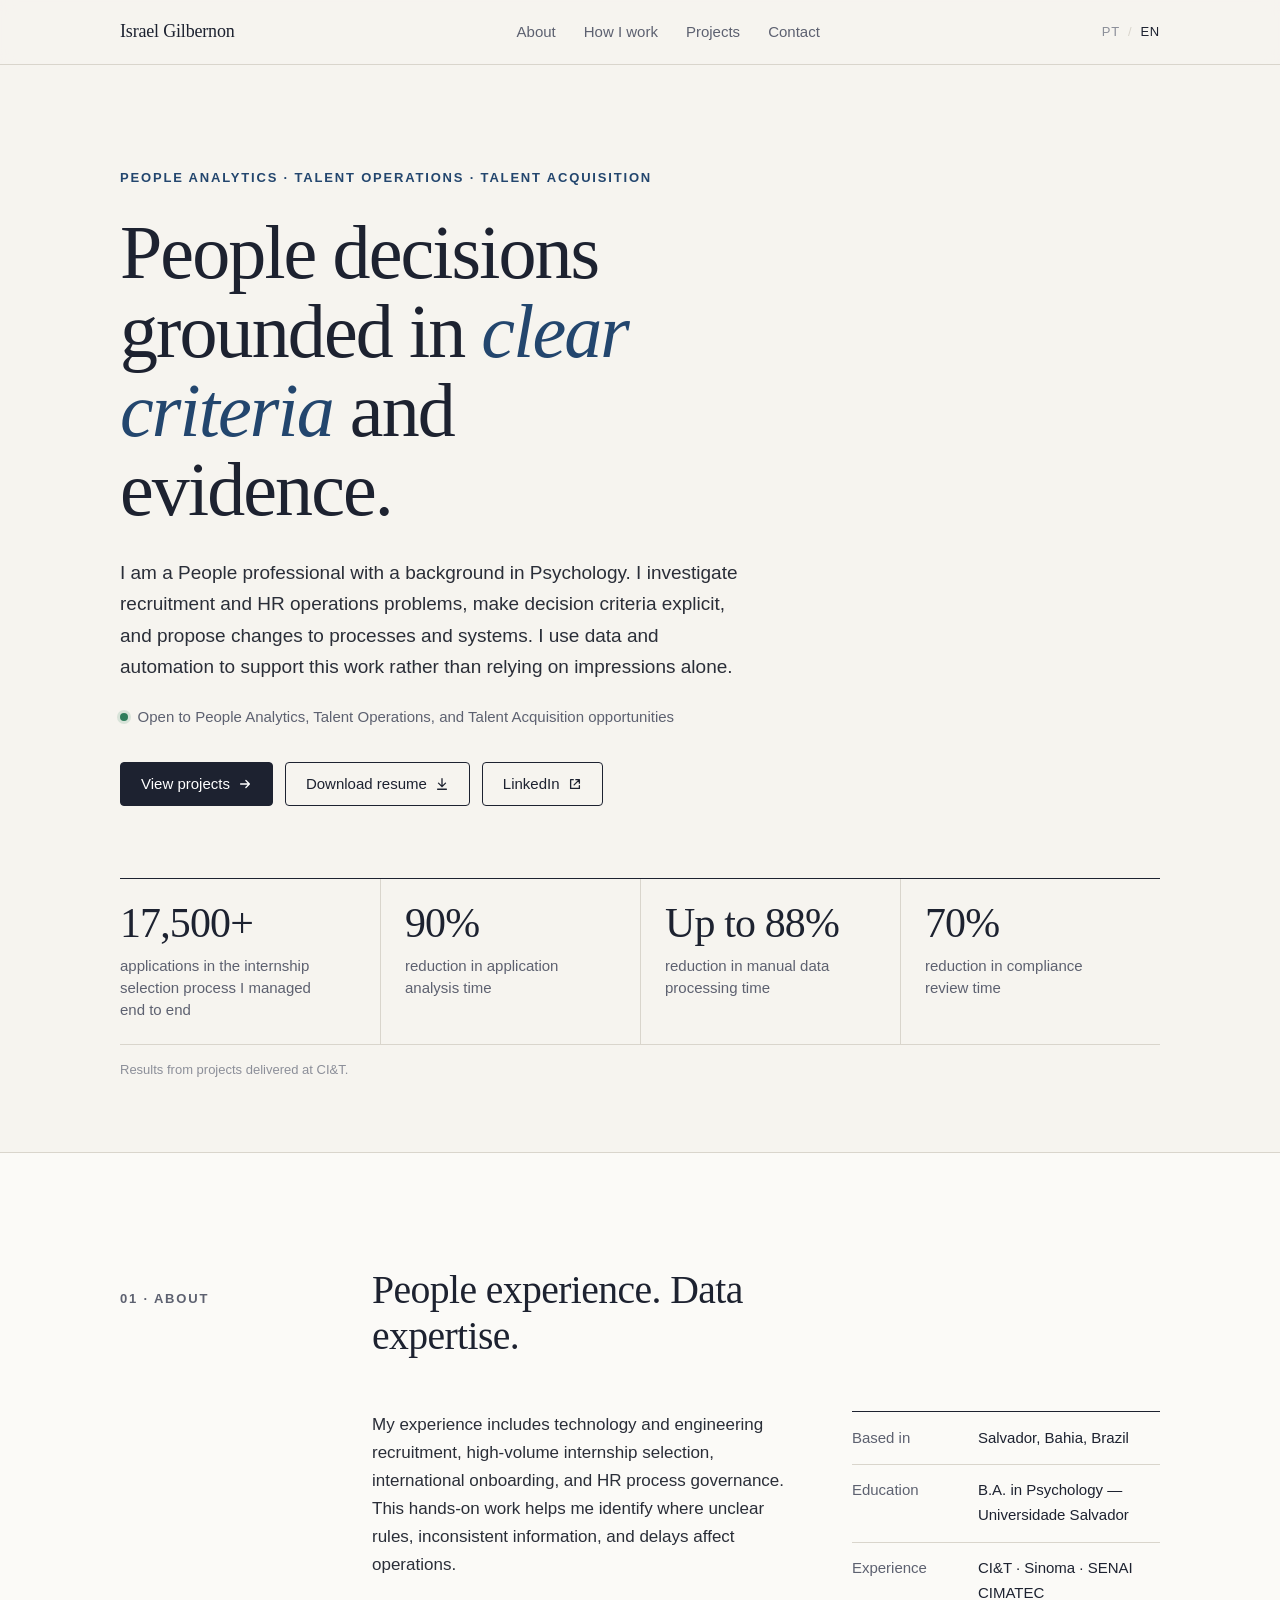
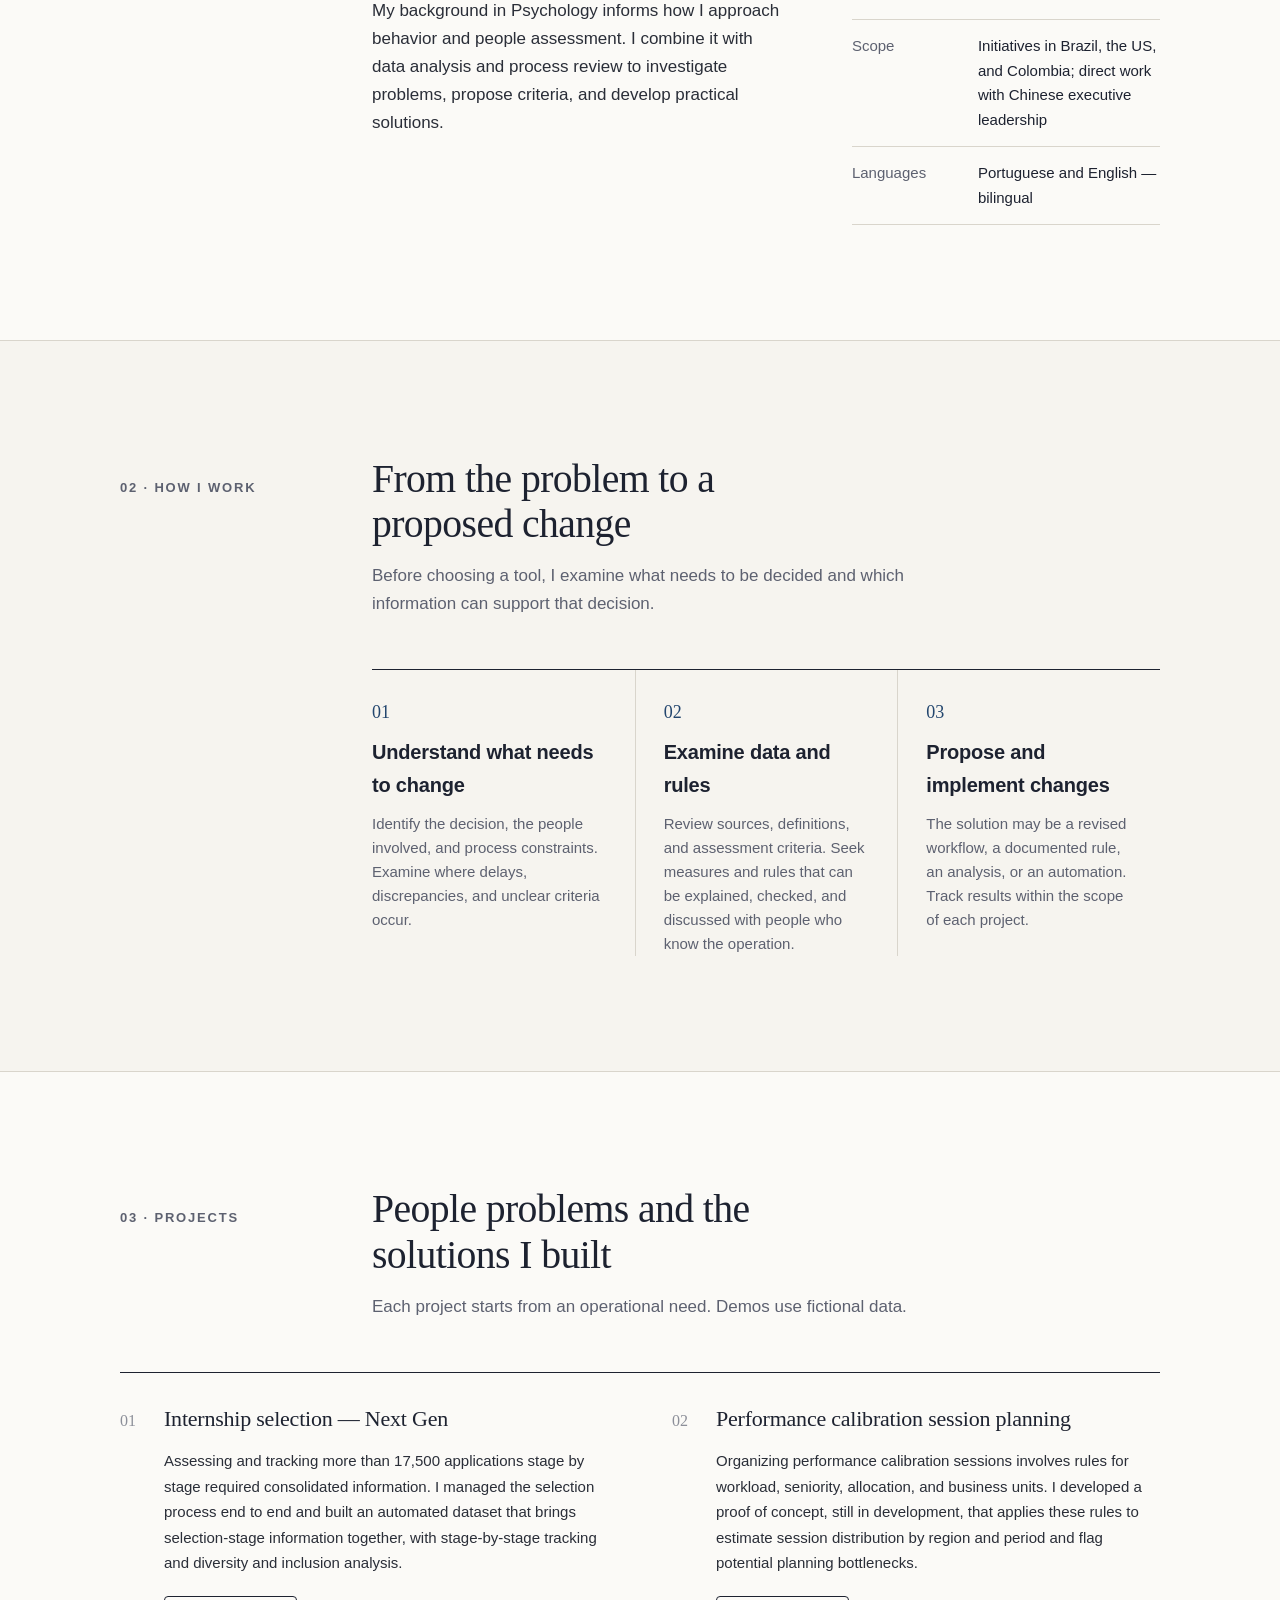
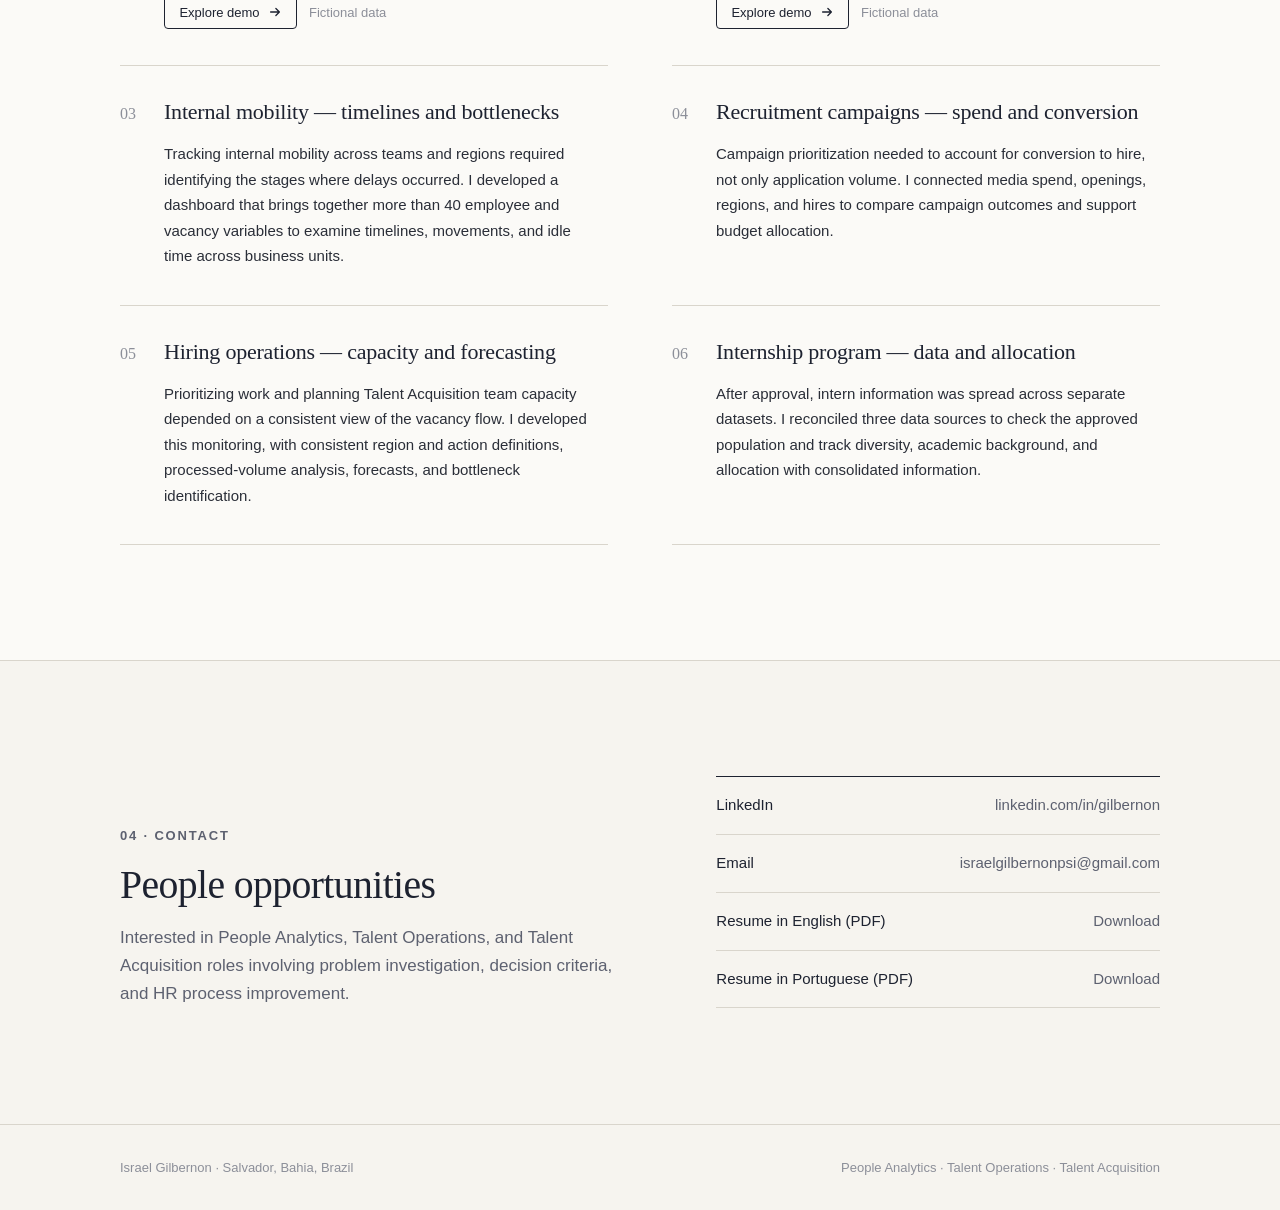
<file: index-en.html>
<!DOCTYPE html>
<html lang="en">
<head>
<meta charset="utf-8">
<meta name="viewport" content="width=device-width, initial-scale=1">
<title>Israel Gilbernon | People Analytics · Talent Operations · Talent Acquisition</title>
<meta name="description" content="People professional with a background in Psychology. I investigate recruitment and HR operations problems, make decision criteria explicit, and use data and automation to support change.">
<link rel="canonical" href="https://israelg77.github.io/Portfolio/index-en.html">
<link rel="alternate" hreflang="pt-BR" href="https://israelg77.github.io/Portfolio/">
<link rel="alternate" hreflang="en" href="https://israelg77.github.io/Portfolio/index-en.html">
<meta property="og:type" content="profile">
<meta property="og:title" content="Israel Gilbernon | People Analytics · Talent Operations · Talent Acquisition">
<meta property="og:description" content="People professional with a background in Psychology. I investigate recruitment and HR operations problems, make decision criteria explicit, and use data and automation to support change.">
<meta property="og:url" content="https://israelg77.github.io/Portfolio/index-en.html">
<meta property="og:locale" content="en_US">
<meta property="og:image" content="https://israelg77.github.io/Portfolio/assets/og/og-portfolio-en.png">
<meta property="og:image:width" content="1200">
<meta property="og:image:height" content="627">
<meta name="twitter:card" content="summary_large_image">
<meta name="theme-color" content="#f6f4ef">
<link rel="preconnect" href="https://api.fontshare.com" crossorigin>
<link rel="stylesheet" href="https://api.fontshare.com/v2/css?f[]=zodiak@400,500,400i&amp;f[]=general-sans@400,500,600&amp;display=swap">
<link rel="stylesheet" href="assets/site.css">
<style>.visually-hidden{position:absolute;width:1px;height:1px;overflow:hidden;clip:rect(0 0 0 0);white-space:nowrap}</style>
<script type="application/ld+json">{"@context": "https://schema.org", "@type": "Person", "name": "Israel Gilbernon", "jobTitle": "People Analytics · Talent Operations · Talent Acquisition", "url": "https://israelg77.github.io/Portfolio/", "sameAs": ["https://www.linkedin.com/in/gilbernon"], "address": {"@type": "PostalAddress", "addressLocality": "Salvador", "addressRegion": "BA", "addressCountry": "BR"}}</script>
</head>
<body>
<a class="skip" href="#conteudo">Skip to content</a>
<header class="nav"><div class="wrap">
<a class="brand" href="#inicio">Israel Gilbernon</a>
<nav aria-label="Main navigation"><ul class="nav-links"><li><a href="#sobre">About</a></li><li><a href="#como-trabalho">How I work</a></li><li><a href="#projetos">Projects</a></li><li><a href="#contato">Contact</a></li></ul></nav>
<div class="nav-right"><div class="lang"><a href="index.html" hreflang="pt-BR">PT</a><span aria-hidden="true">/</span><a href="index-en.html" aria-current="page" hreflang="en">EN</a></div></div>
</div></header>
<main id="conteudo">
<section class="hero" id="inicio"><div class="wrap">
<p class="eyebrow">People Analytics · Talent Operations · Talent Acquisition</p>
<h1>People decisions grounded in <em>clear criteria</em> and evidence.</h1>
<p class="lede">I am a People professional with a background in Psychology. I investigate recruitment and HR operations problems, make decision criteria explicit, and propose changes to processes and systems. I use data and automation to support this work rather than relying on impressions alone.</p>
<p class="status">Open to People Analytics, Talent Operations, and Talent Acquisition opportunities</p>
<div class="actions">
<a class="btn btn-primary" href="#projetos">View projects <svg viewBox="0 0 16 16" fill="none" aria-hidden="true"><path d="M3 8h10M9 4l4 4-4 4" stroke="currentColor" stroke-width="1.5" stroke-linecap="round" stroke-linejoin="round"/></svg></a>
<a class="btn btn-ghost" href="Israel_Gilbernon_Resume_EN.pdf" download>Download resume <svg viewBox="0 0 16 16" fill="none" aria-hidden="true"><path d="M8 2v9M4 7l4 4 4-4M3 14h10" stroke="currentColor" stroke-width="1.5" stroke-linecap="round" stroke-linejoin="round"/></svg></a>
<a class="btn btn-ghost" href="https://www.linkedin.com/in/gilbernon" target="_blank" rel="noopener">LinkedIn <svg viewBox="0 0 16 16" fill="none" aria-hidden="true"><path d="M6 3H3v10h10v-3M9 3h4v4M13 3L7 9" stroke="currentColor" stroke-width="1.5" stroke-linecap="round" stroke-linejoin="round"/></svg><span class="visually-hidden"> (opens in a new tab)</span></a>
</div>
<div class="metrics"><div class="metric"><div class="metric-val">17,500+</div><div class="metric-label">applications in the internship selection process I managed end to end</div></div><div class="metric"><div class="metric-val">90%</div><div class="metric-label">reduction in application analysis time</div></div><div class="metric"><div class="metric-val">Up to 88%</div><div class="metric-label">reduction in manual data processing time</div></div><div class="metric"><div class="metric-val">70%</div><div class="metric-label">reduction in compliance review time</div></div></div>
<p class="metrics-note">Results from projects delivered at CI&amp;T.</p>
</div></section>

<section class="section section-alt" id="sobre"><div class="wrap">
<div class="section-head"><div class="section-num">01 · About</div><h2 class="section-title">People experience. Data expertise.</h2></div>
<div class="about indent"><div><p>My experience includes technology and engineering recruitment, high-volume internship selection, international onboarding, and HR process governance. This hands-on work helps me identify where unclear rules, inconsistent information, and delays affect operations.</p><p>My background in Psychology informs how I approach behavior and people assessment. I combine it with data analysis and process review to investigate problems, propose criteria, and develop practical solutions.</p></div><dl class="facts"><div><dt>Based in</dt><dd>Salvador, Bahia, Brazil</dd></div><div><dt>Education</dt><dd>B.A. in Psychology — Universidade Salvador</dd></div><div><dt>Experience</dt><dd>CI&amp;T · Sinoma · SENAI CIMATEC</dd></div><div><dt>Scope</dt><dd>Initiatives in Brazil, the US, and Colombia; direct work with Chinese executive leadership</dd></div><div><dt>Languages</dt><dd>Portuguese and English — bilingual</dd></div></dl></div>
</div></section>

<section class="section" id="como-trabalho"><div class="wrap">
<div class="section-head"><div class="section-num">02 · How I work</div><div><h2 class="section-title">From the problem to a proposed change</h2><p class="section-sub">Before choosing a tool, I examine what needs to be decided and which information can support that decision.</p></div></div>
<div class="steps indent"><div class="step"><div class="step-num">01</div><h3>Understand what needs to change</h3><p>Identify the decision, the people involved, and process constraints. Examine where delays, discrepancies, and unclear criteria occur.</p></div><div class="step"><div class="step-num">02</div><h3>Examine data and rules</h3><p>Review sources, definitions, and assessment criteria. Seek measures and rules that can be explained, checked, and discussed with people who know the operation.</p></div><div class="step"><div class="step-num">03</div><h3>Propose and implement changes</h3><p>The solution may be a revised workflow, a documented rule, an analysis, or an automation. Track results within the scope of each project.</p></div></div>
</div></section>

<section class="section section-alt" id="projetos"><div class="wrap">
<div class="section-head"><div class="section-num">03 · Projects</div><div><h2 class="section-title">People problems and the solutions I built</h2><p class="section-sub">Each project starts from an operational need. Demos use fictional data.</p></div></div>
<div class="projects"><article class="project"><div class="project-head"><span class="project-num">01</span><h3>Internship selection — Next Gen</h3></div><p>Assessing and tracking more than 17,500 applications stage by stage required consolidated information. I managed the selection process end to end and built an automated dataset that brings selection-stage information together, with stage-by-stage tracking and diversity and inclusion analysis.</p><div class="project-foot"><a class="btn btn-ghost btn-small" href="nextgen-demo-en.html">Explore demo <svg viewBox="0 0 16 16" fill="none" aria-hidden="true"><path d="M3 8h10M9 4l4 4-4 4" stroke="currentColor" stroke-width="1.5" stroke-linecap="round" stroke-linejoin="round"/></svg></a><small>Fictional data</small></div></article><article class="project"><div class="project-head"><span class="project-num">02</span><h3>Performance calibration session planning</h3></div><p>Organizing performance calibration sessions involves rules for workload, seniority, allocation, and business units. I developed a proof of concept, still in development, that applies these rules to estimate session distribution by region and period and flag potential planning bottlenecks.</p><div class="project-foot"><a class="btn btn-ghost btn-small" href="calibration-demo-en.html">Explore demo <svg viewBox="0 0 16 16" fill="none" aria-hidden="true"><path d="M3 8h10M9 4l4 4-4 4" stroke="currentColor" stroke-width="1.5" stroke-linecap="round" stroke-linejoin="round"/></svg></a><small>Fictional data</small></div></article><article class="project"><div class="project-head"><span class="project-num">03</span><h3>Internal mobility — timelines and bottlenecks</h3></div><p>Tracking internal mobility across teams and regions required identifying the stages where delays occurred. I developed a dashboard that brings together more than 40 employee and vacancy variables to examine timelines, movements, and idle time across business units.</p></article><article class="project"><div class="project-head"><span class="project-num">04</span><h3>Recruitment campaigns — spend and conversion</h3></div><p>Campaign prioritization needed to account for conversion to hire, not only application volume. I connected media spend, openings, regions, and hires to compare campaign outcomes and support budget allocation.</p></article><article class="project"><div class="project-head"><span class="project-num">05</span><h3>Hiring operations — capacity and forecasting</h3></div><p>Prioritizing work and planning Talent Acquisition team capacity depended on a consistent view of the vacancy flow. I developed this monitoring, with consistent region and action definitions, processed-volume analysis, forecasts, and bottleneck identification.</p></article><article class="project"><div class="project-head"><span class="project-num">06</span><h3>Internship program — data and allocation</h3></div><p>After approval, intern information was spread across separate datasets. I reconciled three data sources to check the approved population and track diversity, academic background, and allocation with consolidated information.</p></article></div>
</div></section>

<section class="section" id="contato"><div class="wrap">
<div class="contact"><div><div class="section-num" style="margin-bottom:1rem">04 · Contact</div><h2>People opportunities</h2><p>Interested in People Analytics, Talent Operations, and Talent Acquisition roles involving problem investigation, decision criteria, and HR process improvement.</p></div>
<div class="contact-links"><a href="https://www.linkedin.com/in/gilbernon" target="_blank" rel="noopener"><span>LinkedIn<span class="visually-hidden"> (opens in a new tab)</span></span><span>linkedin.com/in/gilbernon</span></a><a href="mailto:israelgilbernonpsi@gmail.com"><span>Email</span><span>israelgilbernonpsi@gmail.com</span></a><a href="Israel_Gilbernon_Resume_EN.pdf" download><span>Resume in English (PDF)</span><span>Download</span></a><a href="Israel_Gilbernon_CV_PT.pdf" download><span>Resume in Portuguese (PDF)</span><span>Download</span></a></div></div>
</div></section>
</main>
<footer><div class="wrap"><span>Israel Gilbernon · Salvador, Bahia, Brazil</span><span>People Analytics · Talent Operations · Talent Acquisition</span></div></footer>
</body>
</html>
</file>
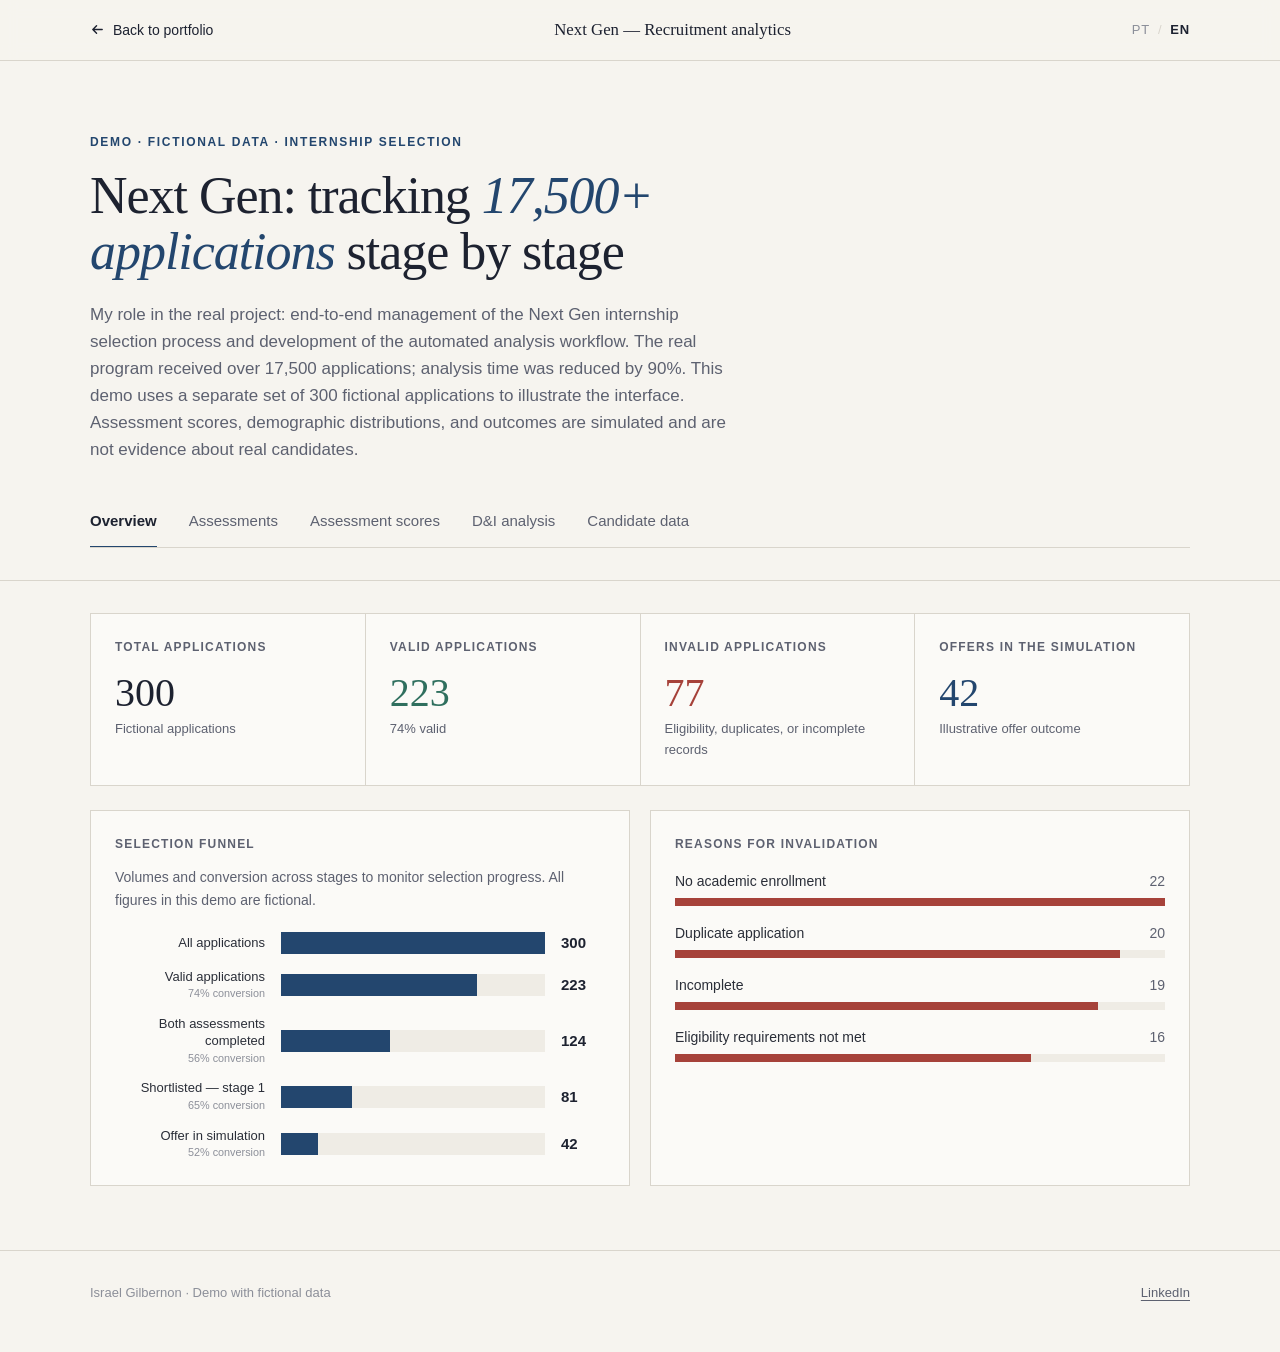
<file: nextgen-demo-en.html>
<!DOCTYPE html>

<html lang="en">
<head>
<meta charset="utf-8"/>
<meta content="width=device-width, initial-scale=1.0" name="viewport"/>
<title>Next Gen | Recruitment analytics demo</title>
<link rel="preconnect" href="https://api.fontshare.com" crossorigin>
<link rel="stylesheet" href="https://api.fontshare.com/v2/css?f[]=zodiak@400,500,400i&amp;f[]=general-sans@400,500,600&amp;display=swap">
<link rel="stylesheet" href="assets/demo.css">
<meta name="description" content="Demo with fictional data of the internship selection process I managed end to end: stage funnel, assessments, D&amp;I analysis, and consolidated data.">
<meta property="og:type" content="website">
<meta property="og:title" content="Next Gen — tracking 17,500+ applications stage by stage">
<meta property="og:description" content="Demo with fictional data of the internship selection process I managed end to end: stage funnel, assessments, D&amp;I analysis, and consolidated data.">
<meta property="og:url" content="https://israelg77.github.io/Portfolio/nextgen-demo-en.html">
<meta property="og:locale" content="en_US">
<meta property="og:image" content="https://israelg77.github.io/Portfolio/assets/og/og-nextgen-en.png">
<meta property="og:image:width" content="1200">
<meta property="og:image:height" content="627">
<meta name="twitter:card" content="summary_large_image">
<meta name="theme-color" content="#f6f4ef">
</head>
<body class="ng">
<header class="dnav"><div class="wrap"><a class="dnav-back nav-back" href="index-en.html"><svg viewBox="0 0 16 16" fill="none" aria-hidden="true"><path d="M13 8H3M7 4L3 8l4 4" stroke="currentColor" stroke-width="1.5" stroke-linecap="round" stroke-linejoin="round"/></svg><span>Back to portfolio</span></a><span class="dnav-brand">Next Gen — Recruitment analytics</span><div class="dnav-right"><div class="lang"><a id="btn-pt" class="lang-btn" href="nextgen-demo.html" hreflang="pt-BR">PT</a><span aria-hidden="true">/</span><a id="btn-en" class="lang-btn" href="nextgen-demo-en.html" hreflang="en" aria-current="page">EN</a></div></div></div></header><section class="dintro"><div class="wrap"><p class="deyebrow">Demo · Fictional data · Internship selection</p><h1>Next Gen: tracking <em>17,500+ applications</em> stage by stage</h1><p class="dlede">My role in the real project: end-to-end management of the Next Gen internship selection process and development of the automated analysis workflow. The real program received over 17,500 applications; analysis time was reduced by 90%. This demo uses a separate set of 300 fictional applications to illustrate the interface. Assessment scores, demographic distributions, and outcomes are simulated and are not evidence about real candidates.</p><div class="tabs" role="tablist">
<button class="tab-btn active" data-target="tab-overview">Overview</button>
<button class="tab-btn" data-target="tab-assessments">Assessments</button>
<button class="tab-btn" data-target="tab-correlation">Assessment scores</button>
<button class="tab-btn" data-target="tab-diversity">D&amp;I analysis</button>
<button class="tab-btn" data-target="tab-report">Candidate data</button>
</div></div></section>
<main class="wrap">
<!-- TAB 1: OVERVIEW -->
<div class="tab-content active" id="tab-overview">
<div class="grid-4">
<div class="panel">
<div class="panel-title">Total applications</div>
<div class="kpi-val" id="kpi-total">0</div>
<div class="kpi-sub">Fictional applications</div>
</div>
<div class="panel">
<div class="panel-title">Valid applications</div>
<div class="kpi-val kpi-color-valid" id="kpi-valid">0</div>
<div class="kpi-sub" id="kpi-valid-sub">0% valid applications</div>
</div>
<div class="panel">
<div class="panel-title">Invalid applications</div>
<div class="kpi-val kpi-color-invalid" id="kpi-invalid">0</div>
<div class="kpi-sub">Eligibility, duplicates, or incomplete records</div>
</div>
<div class="panel">
<div class="panel-title">Offers in the simulation</div>
<div id="kpi-approved-final" class="kpi-val kpi-color-accent">0</div>
<div class="kpi-sub">Illustrative offer outcome</div>
</div>
</div>
<div class="grid-2">
<div class="panel">
<div class="panel-title">Selection funnel</div>
<p class="panel-desc">Volumes and conversion across stages to monitor selection progress. All figures in this demo are fictional.</p>
<div class="funnel-container" id="funnel-chart-container">
<!-- Renderizado via JS -->
</div>
</div>
<div class="panel">
<div class="panel-title">Reasons for invalidation</div>
<div class="chart-box">
<canvas id="invalidChart"></canvas>
</div>
</div>
</div>
</div>
<!-- TAB 2: ASSESSMENTS -->
<div class="tab-content" id="tab-assessments">
<div class="grid-4" id="assessment-status-cards">
<!-- Renderizado via JS -->
</div>
<div class="panel">
<div class="panel-title">Assessment distribution (Mindsight × Voxy)</div>
<p class="panel-desc">Distribution of situational assessment and language test results. Includes only valid applications with both assessments completed.</p>
<div id="matrix-container" style="overflow-x:auto">
<!-- Heatmap renderizado via JS -->
</div>
</div>
</div>
<!-- TAB 3: CORRELATION -->
<div class="tab-content" id="tab-correlation">
<div class="panel">
<div class="panel-title">Technical and behavioral assessment scores</div>
<p class="panel-desc">Compares technical and behavioral scores for valid applications with both assessments completed. Colors show offer outcomes or membership in the demo diversity grouping. The chart does not establish assessment validity or prove bias reduction.</p>
<div style="margin-bottom:1.25rem">
<button id="toggle-scatter-di" class="dbtn">
Switch view: offer outcome / diversity groups</button>
</div>
<div class="chart-box" style="height:440px">
<canvas id="scatterChart"></canvas>
</div>
</div>
</div>
<!-- TAB 4: D&I -->
<div class="tab-content" id="tab-diversity">
<div class="grid-3" id="di-bars-container">
<!-- Barras de gênero, raça, pcd Renderizadas via JS -->
</div>
<div class="panel">
<div class="panel-title">Group representation at each stage</div>
<p class="panel-desc">Share of participants included in the diversity grouping at each stage, calculated against that stage’s total — not a survival or progression rate. In this simulation, the grouping includes women, Black/Brown people under Brazilian race categories, and people with disabilities, without double counting. This analysis can raise questions for investigation; it does not guarantee the absence of bias.</p>
<div class="chart-box" style="height:360px">
<canvas id="diFunnelChart"></canvas>
</div>
</div>
</div>
<!-- TAB 5: DATA REPORT -->
<div class="tab-content" id="tab-report">
<div class="filters-bar" id="report-filters">
<!-- Dropdowns renderizados via JS -->
</div>
<div class="panel">
<div class="table-head">
<div class="panel-title">Candidate records and filters</div>
<button id="btn-export" class="dbtn dbtn-primary">
Export filtered CSV</button>
</div>
<div class="table-scroll">
<table id="dataTable">
<thead>
<tr>
<th>Fictional name</th>
<th>State (Brazil)</th>
<th>Screening status</th>
<th>Invalidation reason</th>
<th>Mindsight</th>
<th>Voxy</th>
<th>Technical score</th>
<th>Behavioral score</th>
<th>Included in group indicator?</th>
<th>Stage 1</th>
<th>Offer outcome</th>
</tr>
</thead>
<tbody>
<!-- Inject via JS -->
</tbody>
</table>
</div>
</div>
</div>
</main><footer class="dfoot"><div class="wrap"><span>Israel Gilbernon · Demo with fictional data</span><a href="https://www.linkedin.com/in/gilbernon" target="_blank" rel="noopener">LinkedIn</a></div></footer>
<script>const EN=true;
const L={"valid": "Valid", "invalid": "Invalid", "passed": "Passed", "notpassed": "Not passed", "offer": "Offer", "nooffer": "No Offer", "na": "N/A", "woman": "Woman", "man": "Man", "other": "Non-binary / prefer not to say", "black": "Black/Brown", "white": "White", "yes": "Yes", "no": "No", "all": "All applications", "eligible": "Valid applications", "both": "Both assessments completed", "shortlist": "Shortlisted — stage 1", "offers": "Offer in simulation", "validrate": "% valid", "conversion": "conversion", "testboth": "Both completed", "mindonly": "Mindsight only", "voxyonly": "Voxy only", "neither": "Neither completed", "group": "Included in diversity grouping", "others": "Other participants", "offeryes": "Offer in simulation", "offerno": "No offer in simulation", "tech": "Technical score (%)", "behavior": "Behavioral score (out of 10)", "gender": "Gender · valid applications", "race": "Race · Brazilian categories", "disability": "Disability · valid applications", "otherlabel": "Non-binary / prefer not to say", "blacklabel": "Black/Brown (Brazilian categories)", "grouppercent": "Share of stage participants in diversity grouping (%)", "status": "Screening status", "state": "State (Brazil)", "mind": "Mindsight result", "stage": "Stage 1", "outcome": "Offer outcome", "allrecords": "All records", "search": "Search by name, ID, or any field", "prev": "Previous", "next": "Next", "showing": "records", "export": "Fictional_Name,State,Screening_Status,Invalidation_Reason,Mindsight,Voxy,Technical_Score,Behavioral_Score,Group_Indicator,Stage1,Offer", "groupview": "Current view: diversity grouping", "offerview": "Current view: offer outcome"};
let demoSeed = 2026; function demoRandom(){ demoSeed = (Math.imul(1664525, demoSeed) + 1013904223) >>> 0; return demoSeed / 4294967296; }





    
    const states = ['SP','RJ','MG','RS','PR','SC','BA','PE','CE', 'GO'];
    const invalidReasons = ['Incomplete', 'Eligibility requirements not met', 'Duplicate application', 'No academic enrollment'];
    const mindSights = ['Low', 'Below average', 'Average', 'Above average', 'High'];
    const voxyLevels = ['N/A', 'A1', 'A2', 'B1', 'B2', 'C1'];

    function generateMockData(count = 300) {
      const data = [];
      for(let i=0; i<count; i++) {
        const id = (1000 + i).toString();

        const isValid = demoRandom() < 0.75;
        const validStatus = isValid ? 'Valid' : 'Invalid';
        const invalidReason = isValid ? '-' : invalidReasons[Math.floor(demoRandom() * invalidReasons.length)];
        
        let mIdx = 0, vIdx = 0;
        let testedBoth = false;
        
        if (isValid) {
          const randTest = demoRandom();
          if (randTest < 0.60) {

            mIdx = Math.floor(demoRandom() * mindSights.length);
            vIdx = Math.floor(demoRandom() * (voxyLevels.length - 1)) + 1; // 1 a 5
            testedBoth = true;
          } else if (randTest < 0.75) {

            mIdx = Math.floor(demoRandom() * mindSights.length);
            vIdx = 0;
          } else if (randTest < 0.85) {

            mIdx = -1; 
            vIdx = Math.floor(demoRandom() * (voxyLevels.length - 1)) + 1;
          } else {

            mIdx = -1;
            vIdx = 0;
          }
        } else {
          mIdx = demoRandom() < 0.2 ? Math.floor(demoRandom() * 3) : -1;
          vIdx = demoRandom() < 0.2 ? Math.floor(demoRandom() * 2) : 0;
        }

        const msVal = (mIdx === -1) ? 'N/A' : mindSights[mIdx];
        const voxVal = voxyLevels[vIdx];

        let qualScore = 0;
        let digScore = 0;
        if (isValid && testedBoth) {

          const base = 45 + (mIdx * 8); 
          qualScore = Math.min(100, Math.max(30, Math.floor(base + (demoRandom() * 30 - 15))));
          digScore = (demoRandom() * 4 + 6).toFixed(1); // 6.0 a 10.0
        }

        let passPhase1 = false;
        let passPhase2 = false;

        if (isValid && qualScore >= 52 && parseFloat(digScore) >= 6.8) {
          passPhase1 = true;
        }

        if (isValid && testedBoth && !passPhase1 && demoRandom() < 0.15) passPhase1 = true; 

        if (passPhase1) {

          if (qualScore > 65 && parseFloat(digScore) > 7.5 && demoRandom() < 0.7) {
            passPhase2 = true;
          } else if (demoRandom() < 0.4) {
             passPhase2 = true;
          }
        }

        const gender = demoRandom() < 0.45 ? 'Woman' : (demoRandom() < 0.95 ? 'Man' : 'Non-binary / prefer not to say');
        const isBlack = demoRandom() < 0.42; 
        const race = isBlack ? 'Black/Brown' : 'White';
        const isDisability = demoRandom() < 0.04; 
        const isMinority = (gender === 'Woman') || isBlack || isDisability;

        data.push({
          id: id,
          name: `Fictional candidate #${id}`,
          state: states[Math.floor(demoRandom() * states.length)],
          validStatus: validStatus,
          invalidReason: invalidReason,
          mindsight: msVal,
          voxy: voxVal,
          qualified: qualScore.toString(),
          digai: digScore.toString(),
          gender: gender,
          race: race,
          pcd: isDisability ? 'Yes' : 'No',
          isMinority: isMinority,
          phase1: passPhase1 ? 'Passed' : (isValid ? 'Not passed' : '-'),
          phase2: passPhase2 ? 'Offer' : (passPhase1 ? 'No Offer' : '-')
        });
      }
      return data;
    }

    const dataSource = generateMockData(300);

const esc=s=>String(s).replace(/[&<>"']/g,c=>({'&':'&amp;','<':'&lt;','>':'&gt;','"':'&quot;',"'":'&#39;'}[c]));
const $id=id=>document.getElementById(id);
const valid=dataSource.filter(d=>d.validStatus===L.valid), invalid=dataSource.filter(d=>d.validStatus===L.invalid);
const both=valid.filter(d=>d.mindsight!==L.na&&d.voxy!==L.na), p1=valid.filter(d=>d.phase1===L.passed), p2=p1.filter(d=>d.phase2===L.offer);
const steps=[{l:L.all,a:dataSource},{l:L.eligible,a:valid},{l:L.both,a:both},{l:L.shortlist,a:p1},{l:L.offers,a:p2}];
$id('kpi-total').textContent=dataSource.length;$id('kpi-valid').textContent=valid.length;$id('kpi-valid-sub').textContent=Math.round(valid.length/dataSource.length*100)+L.validrate;$id('kpi-invalid').textContent=invalid.length;$id('kpi-approved-final').textContent=p2.length;
$id('funnel-chart-container').innerHTML=steps.map((s,i)=>`<div class="funnel-step"><div class="funnel-label">${esc(s.l)}<br><small>${i?Math.round(s.a.length/(steps[i-1].a.length||1)*100)+'% '+L.conversion:''}</small></div><div class="funnel-bar-wrapper"><div class="funnel-bar" style="width:${s.a.length/dataSource.length*100}%"></div></div><div class="funnel-val">${s.a.length}</div></div>`).join('');
function svgReplace(id,content,label){const el=$id(id);el.outerHTML=`<svg id="${id}" viewBox="0 0 800 360" role="img" aria-label="${esc(label)}" style="width:100%;height:100%;font:13px 'General Sans',Arial,sans-serif;overflow:visible">${content}</svg>`;}
const invCounts={};invalid.forEach(d=>invCounts[d.invalidReason]=(invCounts[d.invalidReason]||0)+1);
const invMax=Math.max(1,...Object.values(invCounts));$id('invalidChart').outerHTML='<div id="invalidChart" role="img" aria-label="'+esc(L.invalid)+'">'+Object.entries(invCounts).sort((a,b)=>b[1]-a[1]).map(([k,v])=>`<div class="di-row"><div class="di-label"><span>${esc(k)}</span><span>${v}</span></div><div class="di-bar-track"><div class="di-bar-fill" style="width:${v/invMax*100}%;background:#a6423a"></div></div></div>`).join('')+'</div>';
const counts=[both.length,valid.filter(d=>d.mindsight!==L.na&&d.voxy===L.na).length,valid.filter(d=>d.mindsight===L.na&&d.voxy!==L.na).length,valid.filter(d=>d.mindsight===L.na&&d.voxy===L.na).length];
$id('assessment-status-cards').innerHTML=[L.testboth,L.mindonly,L.voxyonly,L.neither].map((t,i)=>`<div class="panel status-card"><div style="font-family:var(--font-display);font-size:2rem;line-height:1;margin-bottom:.4rem;color:#23466e">${counts[i]}</div><div>${esc(t)}</div></div>`).join('');
let heat='<div class="heatmap-grid"><div></div>'+['A1','A2','B1','B2','C1'].map(v=>`<div class="heatmap-header">${v}</div>`).join('');
[...mindSights].reverse().forEach(m=>{heat+=`<div class="heatmap-y-label">${esc(m)}</div>`;['A1','A2','B1','B2','C1'].forEach(v=>{const n=both.filter(d=>d.mindsight===m&&d.voxy===v).length;heat+=`<div class="heatmap-cell" title="${esc(m)} / ${v}: ${n}" style="background:rgba(35,70,110,${Math.max(.05,Math.min(1,n/12))});color:${n/12>.5?'#fff':'#1d2230'}">${n}</div>`;});});$id('matrix-container').innerHTML=heat+'</div>';
let groupView=false;
function scatter(){let c='<line x1="75" y1="300" x2="760" y2="300" stroke="#8c8f99"/><line x1="75" y1="20" x2="75" y2="300" stroke="#8c8f99"/>';
for(let x=30;x<=100;x+=10){let xx=75+(x-30)/70*680;c+=`<text x="${xx}" y="320" text-anchor="middle" fill="#6b7080">${x}</text><line x1="${xx}" y1="20" x2="${xx}" y2="300" stroke="#1d223014"/>`;}
for(let y=6;y<=10;y++){let yy=300-(y-5)/5.5*270;c+=`<text x="60" y="${yy}" text-anchor="end" fill="#6b7080">${y}</text>`;}
both.forEach(d=>{let x=75+(Number(d.qualified)-30)/70*680,y=300-(Number(d.digai)-5)/5.5*270;let high=groupView?d.isMinority:d.phase2===L.offer;c+=`<circle cx="${x}" cy="${y}" r="5" fill="${high?(groupView?'#23466e':'#2f6f5e'):'#c3beb2'}" opacity=".8"><title>${esc(d.name)} · ${esc(L.tech)}: ${d.qualified} · ${esc(L.behavior)}: ${d.digai} · ${esc(high?(groupView?L.group:L.offeryes):(groupView?L.others:L.offerno))}</title></circle>`;});
c+=`<text x="400" y="350" text-anchor="middle" fill="#4a5163">${esc(L.tech)}</text><text transform="translate(18,180) rotate(-90)" text-anchor="middle" fill="#4a5163">${esc(L.behavior)}</text>`;
if($id('scatterChart').tagName.toLowerCase()==='svg'){$id('scatterChart').innerHTML=c;}else svgReplace('scatterChart',c,L.tech+' / '+L.behavior);
$id('toggle-scatter-di').textContent=groupView?L.groupview:L.offerview;
}
scatter();$id('toggle-scatter-di').addEventListener('click',()=>{groupView=!groupView;scatter();});
function bars(title,items){let n=items.reduce((a,x)=>a+x[1],0);return `<div class="panel"><h2 class="panel-title">${esc(title)}</h2>`+items.map(([label,count],i)=>`<div class="di-row"><div class="di-label"><span>${esc(label)}</span><span>${Math.round(count/(n||1)*100)}% (${count})</span></div><div class="di-bar-track"><div class="di-bar-fill" style="width:${count/(n||1)*100}%;background:${['#23466e','#8aa1bd','#c3beb2'][i%3]}"></div></div></div>`).join('')+'</div>';}
$id('di-bars-container').innerHTML=bars(L.gender,[[L.woman,valid.filter(d=>d.gender===L.woman).length],[L.man,valid.filter(d=>d.gender===L.man).length],[L.otherlabel,valid.filter(d=>d.gender===L.other).length]])+bars(L.race,[[L.blacklabel,valid.filter(d=>d.race===L.black).length],[L.white,valid.filter(d=>d.race===L.white).length]])+bars(L.disability,[[L.yes,valid.filter(d=>d.pcd===L.yes).length],[L.no,valid.filter(d=>d.pcd===L.no).length]]);
const proportions=steps.map(s=>s.a.filter(d=>d.isMinority).length/(s.a.length||1)*100);
let line='';for(let y=0;y<=100;y+=25)line+=`<text x="55" y="${300-y*2.4}" text-anchor="end" fill="#6b7080">${y}%</text><line x1="65" y1="${300-y*2.4}" x2="760" y2="${300-y*2.4}" stroke="#1d22301f"/>`;
line+=`<polyline points="${proportions.map((v,i)=>`${90+i*160},${300-v*2.4}`).join(' ')}" fill="none" stroke="#23466e" stroke-width="3"/>`;
proportions.forEach((v,i)=>line+=`<circle cx="${90+i*160}" cy="${300-v*2.4}" r="6" fill="#23466e"><title>${esc(steps[i].l)}: ${v.toFixed(1)}%</title></circle><text x="${90+i*160}" y="${285-v*2.4}" text-anchor="middle" fill="#1d2230">${v.toFixed(1)}%</text><text x="${90+i*160}" y="330" text-anchor="middle" fill="#6b7080">${i+1}</text>`);
line+=`<text x="400" y="355" text-anchor="middle" fill="#4a5163">${esc(L.grouppercent)}</text>`;svgReplace('diFunnelChart',line,L.grouppercent);
const filters=[{key:'validStatus',label:L.status,opts:[L.valid,L.invalid]},{key:'state',label:L.state,opts:states},{key:'mindsight',label:L.mind,opts:mindSights},{key:'phase1',label:L.stage,opts:[L.passed,L.notpassed]},{key:'phase2',label:L.outcome,opts:[L.offer,L.nooffer]}];
$id('report-filters').innerHTML=filters.map((f,i)=>`<div class="filter-group"><label for="filter-${i}">${esc(f.label)}</label><select id="filter-${i}"><option value="">${esc(L.allrecords)}</option>${f.opts.map(o=>`<option>${esc(o)}</option>`).join('')}</select></div>`).join('')+`<div class="filter-group"><label for="table-search">${esc(L.search)}</label><input id="table-search" type="search" ></div>`;
const pager=document.createElement('div');pager.className='pager';pager.innerHTML=`<button id="prev-page">${esc(L.prev)}</button><span id="page-info"></span><button id="next-page">${esc(L.next)}</button>`;$id('dataTable').parentNode.appendChild(pager);
let pageIndex=0,filtered=[...dataSource];const pageSize=20;
function rowValues(d){return [d.name,d.state,d.validStatus,d.invalidReason,d.mindsight,d.voxy,Number(d.qualified)>0?d.qualified:'-',Number(d.digai)>0?d.digai:'-',d.isMinority?L.yes:L.no,d.phase1,d.phase2];}

let sortColumn=-1,sortAscending=true;
function applySort(){if(sortColumn<0)return;filtered.sort((a,b)=>{const x=rowValues(a)[sortColumn],y=rowValues(b)[sortColumn];const nx=Number(x),ny=Number(y);const cmp=(x!=='-'&&y!=='-'&&x!==''&&y!==''&&Number.isFinite(nx)&&Number.isFinite(ny))?nx-ny:String(x).localeCompare(String(y),EN?'en':'pt-BR',{numeric:true});return sortAscending?cmp:-cmp;});}
document.querySelectorAll('#dataTable th').forEach((th,i)=>{th.tabIndex=0;th.style.cursor='pointer';th.setAttribute('aria-sort','none');const sort=()=>{sortAscending=sortColumn===i?!sortAscending:true;sortColumn=i;document.querySelectorAll('#dataTable th').forEach(t=>t.setAttribute('aria-sort','none'));th.setAttribute('aria-sort',sortAscending?'ascending':'descending');pageIndex=0;renderTable();};th.addEventListener('click',sort);th.addEventListener('keydown',e=>{if(e.key==='Enter'||e.key===' '){e.preventDefault();sort();}});});

function renderTable(){applySort();const max=Math.max(0,Math.ceil(filtered.length/pageSize)-1);pageIndex=Math.min(pageIndex,max);$id('dataTable').querySelector('tbody').innerHTML=filtered.slice(pageIndex*pageSize,(pageIndex+1)*pageSize).map(d=>'<tr>'+rowValues(d).map(v=>'<td>'+esc(v)+'</td>').join('')+'</tr>').join('');$id('page-info').textContent=`${filtered.length?pageIndex*pageSize+1:0}–${Math.min((pageIndex+1)*pageSize,filtered.length)} / ${filtered.length} ${L.showing}`;$id('prev-page').disabled=pageIndex===0;$id('next-page').disabled=pageIndex>=max;}
function applyFilters(){const q=$id('table-search').value.toLowerCase();filtered=dataSource.filter(d=>filters.every((f,i)=>!$id('filter-'+i).value||d[f.key]===$id('filter-'+i).value)&&rowValues(d).join(' ').toLowerCase().includes(q));pageIndex=0;renderTable();}
filters.forEach((f,i)=>$id('filter-'+i).addEventListener('change',applyFilters));$id('table-search').addEventListener('input',applyFilters);$id('prev-page').onclick=()=>{pageIndex--;renderTable();};$id('next-page').onclick=()=>{pageIndex++;renderTable();};renderTable();
$id('btn-export').onclick=()=>{const csv='\ufeff'+L.export+'\n'+filtered.map(d=>rowValues(d).map(v=>'"'+String(v).replaceAll('"','""')+'"').join(',')).join('\n');const url=URL.createObjectURL(new Blob([csv],{type:'text/csv;charset=utf-8'}));const a=document.createElement('a');a.href=url;a.download=EN?'nextgen-demo-en.csv':'nextgen-demo-pt.csv';document.body.appendChild(a);a.click();a.remove();setTimeout(()=>URL.revokeObjectURL(url),1000);};
document.querySelectorAll('.tab-btn').forEach(btn=>btn.addEventListener('click',()=>{document.querySelectorAll('.tab-btn,.tab-content').forEach(el=>el.classList.remove('active'));btn.classList.add('active');$id(btn.dataset.target).classList.add('active');}));
</script></body>
</html>
</file>
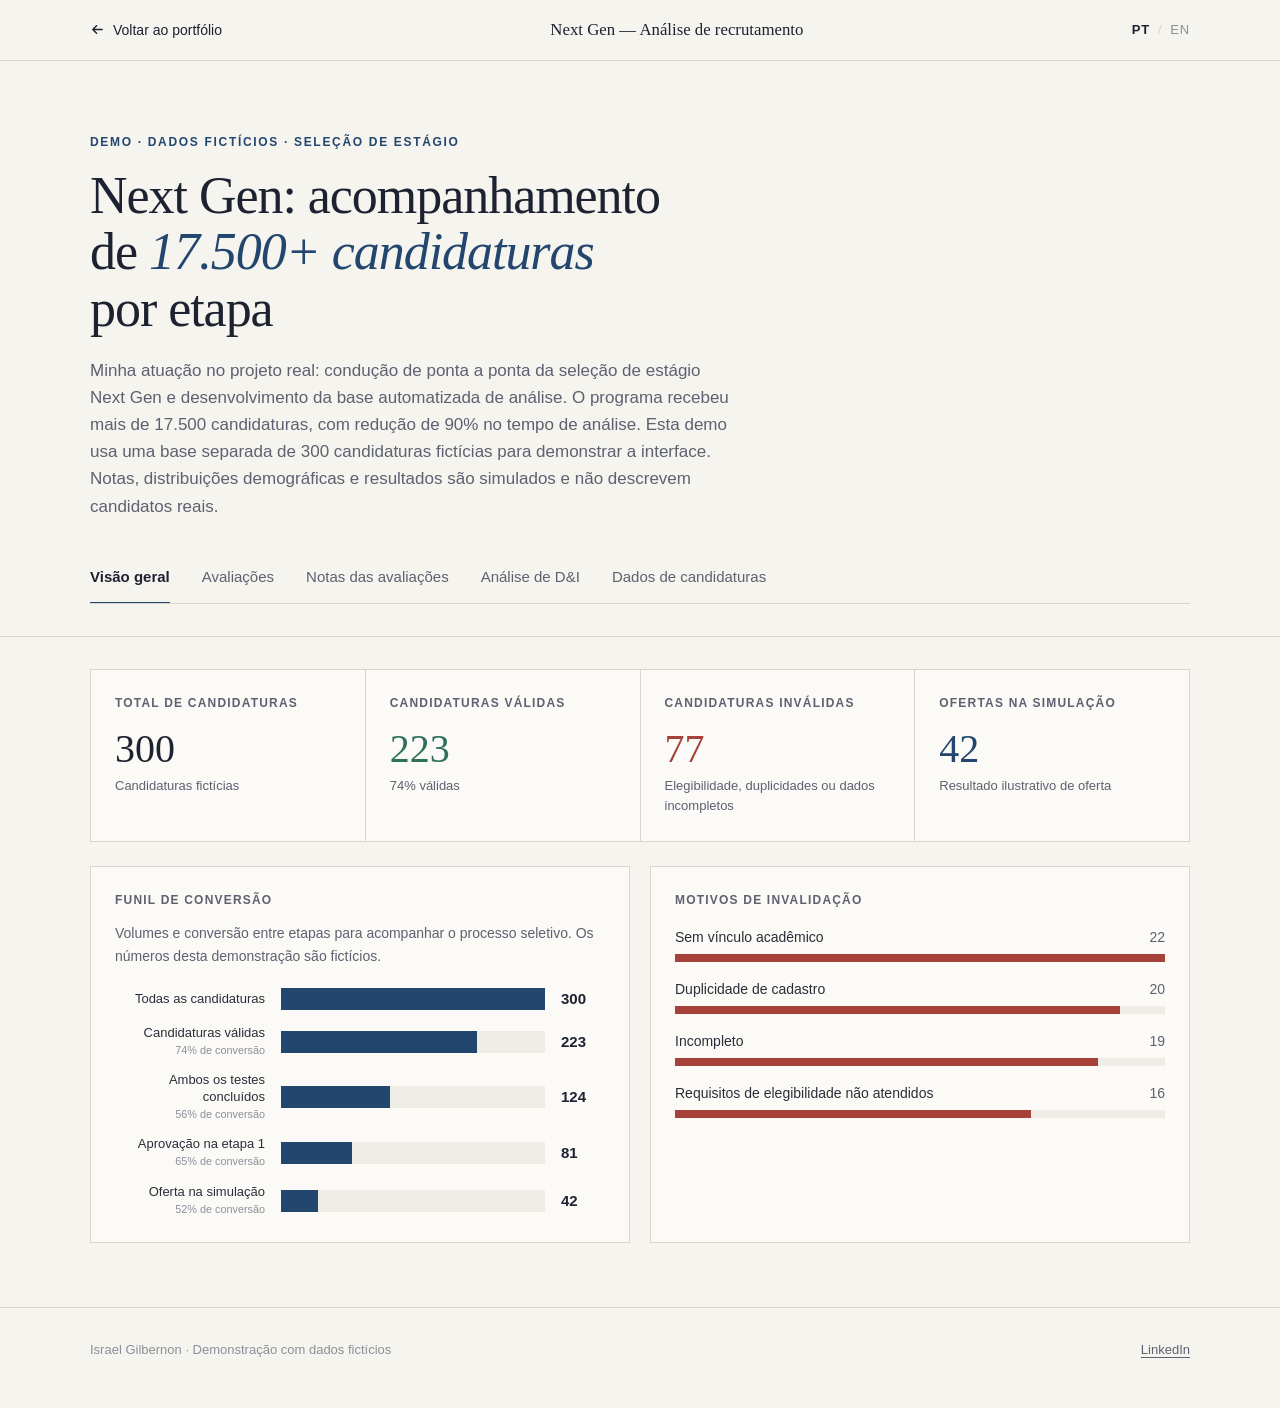
<file: nextgen-demo.html>
<!DOCTYPE html>

<html lang="pt-BR">
<head>
<meta charset="utf-8"/>
<meta content="width=device-width, initial-scale=1.0" name="viewport"/>
<title>Next Gen | Demonstração de análise de recrutamento</title>
<link rel="preconnect" href="https://api.fontshare.com" crossorigin>
<link rel="stylesheet" href="https://api.fontshare.com/v2/css?f[]=zodiak@400,500,400i&amp;f[]=general-sans@400,500,600&amp;display=swap">
<link rel="stylesheet" href="assets/demo.css">
<meta name="description" content="Demonstração com dados fictícios do processo seletivo de estágio que conduzi de ponta a ponta: funil por etapa, avaliações, análise de D&amp;I e base consolidada.">
<meta property="og:type" content="website">
<meta property="og:title" content="Next Gen — acompanhamento de 17.500+ candidaturas por etapa">
<meta property="og:description" content="Demonstração com dados fictícios do processo seletivo de estágio que conduzi de ponta a ponta: funil por etapa, avaliações, análise de D&amp;I e base consolidada.">
<meta property="og:url" content="https://israelg77.github.io/Portfolio/nextgen-demo.html">
<meta property="og:locale" content="pt_BR">
<meta property="og:image" content="https://israelg77.github.io/Portfolio/assets/og/og-nextgen.png">
<meta property="og:image:width" content="1200">
<meta property="og:image:height" content="627">
<meta name="twitter:card" content="summary_large_image">
<meta name="theme-color" content="#f6f4ef">
</head>
<body class="ng">
<header class="dnav"><div class="wrap"><a class="dnav-back nav-back" href="index.html"><svg viewBox="0 0 16 16" fill="none" aria-hidden="true"><path d="M13 8H3M7 4L3 8l4 4" stroke="currentColor" stroke-width="1.5" stroke-linecap="round" stroke-linejoin="round"/></svg><span>Voltar ao portfólio</span></a><span class="dnav-brand">Next Gen — Análise de recrutamento</span><div class="dnav-right"><div class="lang"><a id="btn-pt" class="lang-btn" href="nextgen-demo.html" hreflang="pt-BR" aria-current="page">PT</a><span aria-hidden="true">/</span><a id="btn-en" class="lang-btn" href="nextgen-demo-en.html" hreflang="en">EN</a></div></div></div></header><section class="dintro"><div class="wrap"><p class="deyebrow">Demo · Dados fictícios · Seleção de estágio</p><h1>Next Gen: acompanhamento de <em>17.500+ candidaturas</em> por etapa</h1><p class="dlede">Minha atuação no projeto real: condução de ponta a ponta da seleção de estágio Next Gen e desenvolvimento da base automatizada de análise. O programa recebeu mais de 17.500 candidaturas, com redução de 90% no tempo de análise. Esta demo usa uma base separada de 300 candidaturas fictícias para demonstrar a interface. Notas, distribuições demográficas e resultados são simulados e não descrevem candidatos reais.</p><div class="tabs" role="tablist">
<button class="tab-btn active" data-target="tab-overview">Visão geral</button>
<button class="tab-btn" data-target="tab-assessments">Avaliações</button>
<button class="tab-btn" data-target="tab-correlation">Notas das avaliações</button>
<button class="tab-btn" data-target="tab-diversity">Análise de D&amp;I</button>
<button class="tab-btn" data-target="tab-report">Dados de candidaturas</button>
</div></div></section>
<main class="wrap">
<!-- TAB 1: OVERVIEW -->
<div class="tab-content active" id="tab-overview">
<div class="grid-4">
<div class="panel">
<div class="panel-title">Total de candidaturas</div>
<div class="kpi-val" id="kpi-total">0</div>
<div class="kpi-sub">Candidaturas fictícias</div>
</div>
<div class="panel">
<div class="panel-title">Candidaturas válidas</div>
<div class="kpi-val kpi-color-valid" id="kpi-valid">0</div>
<div class="kpi-sub" id="kpi-valid-sub">0% de taxa de validade</div>
</div>
<div class="panel">
<div class="panel-title">Candidaturas inválidas</div>
<div class="kpi-val kpi-color-invalid" id="kpi-invalid">0</div>
<div class="kpi-sub">Elegibilidade, duplicidades ou dados incompletos</div>
</div>
<div class="panel">
<div class="panel-title">Ofertas na simulação</div>
<div id="kpi-approved-final" class="kpi-val kpi-color-accent">0</div>
<div class="kpi-sub">Resultado ilustrativo de oferta</div>
</div>
</div>
<div class="grid-2">
<div class="panel">
<div class="panel-title">Funil de conversão</div>
<p class="panel-desc">Volumes e conversão entre etapas para acompanhar o processo seletivo. Os números desta demonstração são fictícios.</p>
<div class="funnel-container" id="funnel-chart-container">
<!-- Renderizado via JS -->
</div>
</div>
<div class="panel">
<div class="panel-title">Motivos de invalidação</div>
<div class="chart-box">
<canvas id="invalidChart"></canvas>
</div>
</div>
</div>
</div>
<!-- TAB 2: ASSESSMENTS -->
<div class="tab-content" id="tab-assessments">
<div class="grid-4" id="assessment-status-cards">
<!-- Renderizado via JS -->
</div>
<div class="panel">
<div class="panel-title">Distribuição das avaliações (Mindsight × Voxy)</div>
<p class="panel-desc">Distribuição dos resultados dos testes de avaliação situacional e idioma. Inclui apenas candidaturas válidas com ambos os testes concluídos.</p>
<div id="matrix-container" style="overflow-x:auto">
<!-- Heatmap renderizado via JS -->
</div>
</div>
</div>
<!-- TAB 3: CORRELATION -->
<div class="tab-content" id="tab-correlation">
<div class="panel">
<div class="panel-title">Notas de avaliação técnica e comportamental</div>
<p class="panel-desc">Compara notas técnica e comportamental das candidaturas válidas que concluíram ambos os testes. As cores indicam oferta ou pertencimento ao agrupamento de diversidade da simulação. A visualização não comprova validade dos testes nem redução de vieses.</p>
<div style="margin-bottom:1.25rem">
<button id="toggle-scatter-di" class="dbtn">
Alternar visão: oferta / grupos de diversidade</button>
</div>
<div class="chart-box" style="height:440px">
<canvas id="scatterChart"></canvas>
</div>
</div>
</div>
<!-- TAB 4: D&I -->
<div class="tab-content" id="tab-diversity">
<div class="grid-3" id="di-bars-container">
<!-- Barras de gênero, raça, pcd Renderizadas via JS -->
</div>
<div class="panel">
<div class="panel-title">Representação dos grupos em cada etapa</div>
<p class="panel-desc">Percentual de participantes incluídos no agrupamento de diversidade em cada etapa, calculado sobre o total daquela etapa — não é uma taxa de sobrevivência ou avanço. Na simulação, o agrupamento reúne mulheres, pessoas pretas/pardas e pessoas com deficiência, sem contagem duplicada. A análise pode levantar questões para investigação; não garante ausência de viés.</p>
<div class="chart-box" style="height:360px">
<canvas id="diFunnelChart"></canvas>
</div>
</div>
</div>
<!-- TAB 5: DATA REPORT -->
<div class="tab-content" id="tab-report">
<div class="filters-bar" id="report-filters">
<!-- Dropdowns renderizados via JS -->
</div>
<div class="panel">
<div class="table-head">
<div class="panel-title">Candidaturas e filtros</div>
<button id="btn-export" class="dbtn dbtn-primary">
Exportar CSV filtrado</button>
</div>
<div class="table-scroll">
<table id="dataTable">
<thead>
<tr>
<th>Nome Fictício</th>
<th>Estado</th>
<th>Status Triagem</th>
<th>Motivo Inv.</th>
<th>Mindsight</th>
<th>Voxy</th>
<th>Nota técnica</th>
<th>Nota comportamental</th>
<th>Incluído no indicador de grupo?</th>
<th>Fase 1</th>
<th>Oferta Final</th>
</tr>
</thead>
<tbody>
<!-- Inject via JS -->
</tbody>
</table>
</div>
</div>
</div>
</main><footer class="dfoot"><div class="wrap"><span>Israel Gilbernon · Demonstração com dados fictícios</span><a href="https://www.linkedin.com/in/gilbernon" target="_blank" rel="noopener">LinkedIn</a></div></footer>
<script>const EN=false;
const L={"valid": "Válido", "invalid": "Inválido", "passed": "Aprovado", "notpassed": "Reprovado", "offer": "Oferta", "nooffer": "Sem oferta", "na": "N/D", "woman": "Mulher", "man": "Homem", "other": "Prefere não informar/Não-Binário", "black": "Preto/Pardo", "white": "Branco", "yes": "Sim", "no": "Não", "all": "Todas as candidaturas", "eligible": "Candidaturas válidas", "both": "Ambos os testes concluídos", "shortlist": "Aprovação na etapa 1", "offers": "Oferta na simulação", "validrate": "% válidas", "conversion": "de conversão", "testboth": "Ambos concluídos", "mindonly": "Só Mindsight", "voxyonly": "Só Voxy", "neither": "Nenhum concluído", "group": "Incluído no agrupamento", "others": "Demais participantes", "offeryes": "Oferta na simulação", "offerno": "Sem oferta na simulação", "tech": "Nota técnica (%)", "behavior": "Nota comportamental (até 10)", "gender": "Gênero · candidaturas válidas", "race": "Raça · categorias brasileiras", "disability": "Deficiência · candidaturas válidas", "otherlabel": "Não binário / não informado", "blacklabel": "Preto/Pardo", "grouppercent": "Participação do agrupamento no total de cada etapa (%)", "status": "Status de triagem", "state": "Estado", "mind": "Resultado Mindsight", "stage": "Etapa 1", "outcome": "Resultado de oferta", "allrecords": "Todos os registros", "search": "Buscar por nome, ID ou qualquer campo", "prev": "Anterior", "next": "Próxima", "showing": "registros", "export": "Nome_Ficticio,Estado,Status_Triagem,Motivo_Invalidacao,Mindsight,Voxy,Nota_Tecnica,Nota_Comportamental,Indicador_Grupo,Fase1,Oferta", "groupview": "Visão atual: agrupamento de diversidade", "offerview": "Visão atual: resultado de oferta"};
let demoSeed = 2026; function demoRandom(){ demoSeed = (Math.imul(1664525, demoSeed) + 1013904223) >>> 0; return demoSeed / 4294967296; }





    
    const states = ['SP','RJ','MG','RS','PR','SC','BA','PE','CE', 'GO'];
    const invalidReasons = ['Incompleto', 'Requisitos de elegibilidade não atendidos', 'Duplicidade de cadastro', 'Sem vínculo acadêmico'];
    const mindSights = ['Inferior', 'Médio Inferior', 'Médio', 'Médio Superior', 'Superior'];
    const voxyLevels = ['N/D', 'A1', 'A2', 'B1', 'B2', 'C1'];

    function generateMockData(count = 300) {
      const data = [];
      for(let i=0; i<count; i++) {
        const id = (1000 + i).toString();

        const isValid = demoRandom() < 0.75;
        const validStatus = isValid ? 'Válido' : 'Inválido';
        const invalidReason = isValid ? '-' : invalidReasons[Math.floor(demoRandom() * invalidReasons.length)];
        
        let mIdx = 0, vIdx = 0;
        let testedBoth = false;
        
        if (isValid) {
          const randTest = demoRandom();
          if (randTest < 0.60) {

            mIdx = Math.floor(demoRandom() * mindSights.length);
            vIdx = Math.floor(demoRandom() * (voxyLevels.length - 1)) + 1; // 1 a 5
            testedBoth = true;
          } else if (randTest < 0.75) {

            mIdx = Math.floor(demoRandom() * mindSights.length);
            vIdx = 0;
          } else if (randTest < 0.85) {

            mIdx = -1; 
            vIdx = Math.floor(demoRandom() * (voxyLevels.length - 1)) + 1;
          } else {

            mIdx = -1;
            vIdx = 0;
          }
        } else {
          mIdx = demoRandom() < 0.2 ? Math.floor(demoRandom() * 3) : -1;
          vIdx = demoRandom() < 0.2 ? Math.floor(demoRandom() * 2) : 0;
        }

        const msVal = (mIdx === -1) ? 'N/D' : mindSights[mIdx];
        const voxVal = voxyLevels[vIdx];

        let qualScore = 0;
        let digScore = 0;
        if (isValid && testedBoth) {

          const base = 45 + (mIdx * 8); 
          qualScore = Math.min(100, Math.max(30, Math.floor(base + (demoRandom() * 30 - 15))));
          digScore = (demoRandom() * 4 + 6).toFixed(1); // 6.0 a 10.0
        }

        let passPhase1 = false;
        let passPhase2 = false;

        if (isValid && qualScore >= 52 && parseFloat(digScore) >= 6.8) {
          passPhase1 = true;
        }

        if (isValid && testedBoth && !passPhase1 && demoRandom() < 0.15) passPhase1 = true; 

        if (passPhase1) {

          if (qualScore > 65 && parseFloat(digScore) > 7.5 && demoRandom() < 0.7) {
            passPhase2 = true;
          } else if (demoRandom() < 0.4) {
             passPhase2 = true;
          }
        }

        const gender = demoRandom() < 0.45 ? 'Mulher' : (demoRandom() < 0.95 ? 'Homem' : 'Prefere não informar/Não-Binário');
        const isBlack = demoRandom() < 0.42; 
        const race = isBlack ? 'Preto/Pardo' : 'Branco';
        const isPCD = demoRandom() < 0.04; 
        const isMinority = (gender === 'Mulher') || isBlack || isPCD;

        data.push({
          id: id,
          name: `Candidatura fictícia #${id}`,
          state: states[Math.floor(demoRandom() * states.length)],
          validStatus: validStatus,
          invalidReason: invalidReason,
          mindsight: msVal,
          voxy: voxVal,
          qualified: qualScore.toString(),
          digai: digScore.toString(),
          gender: gender,
          race: race,
          pcd: isPCD ? 'Sim' : 'Não',
          isMinority: isMinority,
          phase1: passPhase1 ? 'Aprovado' : (isValid ? 'Reprovado' : '-'),
          phase2: passPhase2 ? 'Oferta' : (passPhase1 ? 'Sem oferta' : '-')
        });
      }
      return data;
    }

    const dataSource = generateMockData(300);

const esc=s=>String(s).replace(/[&<>"']/g,c=>({'&':'&amp;','<':'&lt;','>':'&gt;','"':'&quot;',"'":'&#39;'}[c]));
const $id=id=>document.getElementById(id);
const valid=dataSource.filter(d=>d.validStatus===L.valid), invalid=dataSource.filter(d=>d.validStatus===L.invalid);
const both=valid.filter(d=>d.mindsight!==L.na&&d.voxy!==L.na), p1=valid.filter(d=>d.phase1===L.passed), p2=p1.filter(d=>d.phase2===L.offer);
const steps=[{l:L.all,a:dataSource},{l:L.eligible,a:valid},{l:L.both,a:both},{l:L.shortlist,a:p1},{l:L.offers,a:p2}];
$id('kpi-total').textContent=dataSource.length;$id('kpi-valid').textContent=valid.length;$id('kpi-valid-sub').textContent=Math.round(valid.length/dataSource.length*100)+L.validrate;$id('kpi-invalid').textContent=invalid.length;$id('kpi-approved-final').textContent=p2.length;
$id('funnel-chart-container').innerHTML=steps.map((s,i)=>`<div class="funnel-step"><div class="funnel-label">${esc(s.l)}<br><small>${i?Math.round(s.a.length/(steps[i-1].a.length||1)*100)+'% '+L.conversion:''}</small></div><div class="funnel-bar-wrapper"><div class="funnel-bar" style="width:${s.a.length/dataSource.length*100}%"></div></div><div class="funnel-val">${s.a.length}</div></div>`).join('');
function svgReplace(id,content,label){const el=$id(id);el.outerHTML=`<svg id="${id}" viewBox="0 0 800 360" role="img" aria-label="${esc(label)}" style="width:100%;height:100%;font:13px 'General Sans',Arial,sans-serif;overflow:visible">${content}</svg>`;}
const invCounts={};invalid.forEach(d=>invCounts[d.invalidReason]=(invCounts[d.invalidReason]||0)+1);
const invMax=Math.max(1,...Object.values(invCounts));$id('invalidChart').outerHTML='<div id="invalidChart" role="img" aria-label="'+esc(L.invalid)+'">'+Object.entries(invCounts).sort((a,b)=>b[1]-a[1]).map(([k,v])=>`<div class="di-row"><div class="di-label"><span>${esc(k)}</span><span>${v}</span></div><div class="di-bar-track"><div class="di-bar-fill" style="width:${v/invMax*100}%;background:#a6423a"></div></div></div>`).join('')+'</div>';
const counts=[both.length,valid.filter(d=>d.mindsight!==L.na&&d.voxy===L.na).length,valid.filter(d=>d.mindsight===L.na&&d.voxy!==L.na).length,valid.filter(d=>d.mindsight===L.na&&d.voxy===L.na).length];
$id('assessment-status-cards').innerHTML=[L.testboth,L.mindonly,L.voxyonly,L.neither].map((t,i)=>`<div class="panel status-card"><div style="font-family:var(--font-display);font-size:2rem;line-height:1;margin-bottom:.4rem;color:#23466e">${counts[i]}</div><div>${esc(t)}</div></div>`).join('');
let heat='<div class="heatmap-grid"><div></div>'+['A1','A2','B1','B2','C1'].map(v=>`<div class="heatmap-header">${v}</div>`).join('');
[...mindSights].reverse().forEach(m=>{heat+=`<div class="heatmap-y-label">${esc(m)}</div>`;['A1','A2','B1','B2','C1'].forEach(v=>{const n=both.filter(d=>d.mindsight===m&&d.voxy===v).length;heat+=`<div class="heatmap-cell" title="${esc(m)} / ${v}: ${n}" style="background:rgba(35,70,110,${Math.max(.05,Math.min(1,n/12))});color:${n/12>.5?'#fff':'#1d2230'}">${n}</div>`;});});$id('matrix-container').innerHTML=heat+'</div>';
let groupView=false;
function scatter(){let c='<line x1="75" y1="300" x2="760" y2="300" stroke="#8c8f99"/><line x1="75" y1="20" x2="75" y2="300" stroke="#8c8f99"/>';
for(let x=30;x<=100;x+=10){let xx=75+(x-30)/70*680;c+=`<text x="${xx}" y="320" text-anchor="middle" fill="#6b7080">${x}</text><line x1="${xx}" y1="20" x2="${xx}" y2="300" stroke="#1d223014"/>`;}
for(let y=6;y<=10;y++){let yy=300-(y-5)/5.5*270;c+=`<text x="60" y="${yy}" text-anchor="end" fill="#6b7080">${y}</text>`;}
both.forEach(d=>{let x=75+(Number(d.qualified)-30)/70*680,y=300-(Number(d.digai)-5)/5.5*270;let high=groupView?d.isMinority:d.phase2===L.offer;c+=`<circle cx="${x}" cy="${y}" r="5" fill="${high?(groupView?'#23466e':'#2f6f5e'):'#c3beb2'}" opacity=".8"><title>${esc(d.name)} · ${esc(L.tech)}: ${d.qualified} · ${esc(L.behavior)}: ${d.digai} · ${esc(high?(groupView?L.group:L.offeryes):(groupView?L.others:L.offerno))}</title></circle>`;});
c+=`<text x="400" y="350" text-anchor="middle" fill="#4a5163">${esc(L.tech)}</text><text transform="translate(18,180) rotate(-90)" text-anchor="middle" fill="#4a5163">${esc(L.behavior)}</text>`;
if($id('scatterChart').tagName.toLowerCase()==='svg'){$id('scatterChart').innerHTML=c;}else svgReplace('scatterChart',c,L.tech+' / '+L.behavior);
$id('toggle-scatter-di').textContent=groupView?L.groupview:L.offerview;
}
scatter();$id('toggle-scatter-di').addEventListener('click',()=>{groupView=!groupView;scatter();});
function bars(title,items){let n=items.reduce((a,x)=>a+x[1],0);return `<div class="panel"><h2 class="panel-title">${esc(title)}</h2>`+items.map(([label,count],i)=>`<div class="di-row"><div class="di-label"><span>${esc(label)}</span><span>${Math.round(count/(n||1)*100)}% (${count})</span></div><div class="di-bar-track"><div class="di-bar-fill" style="width:${count/(n||1)*100}%;background:${['#23466e','#8aa1bd','#c3beb2'][i%3]}"></div></div></div>`).join('')+'</div>';}
$id('di-bars-container').innerHTML=bars(L.gender,[[L.woman,valid.filter(d=>d.gender===L.woman).length],[L.man,valid.filter(d=>d.gender===L.man).length],[L.otherlabel,valid.filter(d=>d.gender===L.other).length]])+bars(L.race,[[L.blacklabel,valid.filter(d=>d.race===L.black).length],[L.white,valid.filter(d=>d.race===L.white).length]])+bars(L.disability,[[L.yes,valid.filter(d=>d.pcd===L.yes).length],[L.no,valid.filter(d=>d.pcd===L.no).length]]);
const proportions=steps.map(s=>s.a.filter(d=>d.isMinority).length/(s.a.length||1)*100);
let line='';for(let y=0;y<=100;y+=25)line+=`<text x="55" y="${300-y*2.4}" text-anchor="end" fill="#6b7080">${y}%</text><line x1="65" y1="${300-y*2.4}" x2="760" y2="${300-y*2.4}" stroke="#1d22301f"/>`;
line+=`<polyline points="${proportions.map((v,i)=>`${90+i*160},${300-v*2.4}`).join(' ')}" fill="none" stroke="#23466e" stroke-width="3"/>`;
proportions.forEach((v,i)=>line+=`<circle cx="${90+i*160}" cy="${300-v*2.4}" r="6" fill="#23466e"><title>${esc(steps[i].l)}: ${v.toFixed(1)}%</title></circle><text x="${90+i*160}" y="${285-v*2.4}" text-anchor="middle" fill="#1d2230">${v.toFixed(1)}%</text><text x="${90+i*160}" y="330" text-anchor="middle" fill="#6b7080">${i+1}</text>`);
line+=`<text x="400" y="355" text-anchor="middle" fill="#4a5163">${esc(L.grouppercent)}</text>`;svgReplace('diFunnelChart',line,L.grouppercent);
const filters=[{key:'validStatus',label:L.status,opts:[L.valid,L.invalid]},{key:'state',label:L.state,opts:states},{key:'mindsight',label:L.mind,opts:mindSights},{key:'phase1',label:L.stage,opts:[L.passed,L.notpassed]},{key:'phase2',label:L.outcome,opts:[L.offer,L.nooffer]}];
$id('report-filters').innerHTML=filters.map((f,i)=>`<div class="filter-group"><label for="filter-${i}">${esc(f.label)}</label><select id="filter-${i}"><option value="">${esc(L.allrecords)}</option>${f.opts.map(o=>`<option>${esc(o)}</option>`).join('')}</select></div>`).join('')+`<div class="filter-group"><label for="table-search">${esc(L.search)}</label><input id="table-search" type="search" ></div>`;
const pager=document.createElement('div');pager.className='pager';pager.innerHTML=`<button id="prev-page">${esc(L.prev)}</button><span id="page-info"></span><button id="next-page">${esc(L.next)}</button>`;$id('dataTable').parentNode.appendChild(pager);
let pageIndex=0,filtered=[...dataSource];const pageSize=20;
function rowValues(d){return [d.name,d.state,d.validStatus,d.invalidReason,d.mindsight,d.voxy,Number(d.qualified)>0?d.qualified:'-',Number(d.digai)>0?d.digai:'-',d.isMinority?L.yes:L.no,d.phase1,d.phase2];}

let sortColumn=-1,sortAscending=true;
function applySort(){if(sortColumn<0)return;filtered.sort((a,b)=>{const x=rowValues(a)[sortColumn],y=rowValues(b)[sortColumn];const nx=Number(x),ny=Number(y);const cmp=(x!=='-'&&y!=='-'&&x!==''&&y!==''&&Number.isFinite(nx)&&Number.isFinite(ny))?nx-ny:String(x).localeCompare(String(y),EN?'en':'pt-BR',{numeric:true});return sortAscending?cmp:-cmp;});}
document.querySelectorAll('#dataTable th').forEach((th,i)=>{th.tabIndex=0;th.style.cursor='pointer';th.setAttribute('aria-sort','none');const sort=()=>{sortAscending=sortColumn===i?!sortAscending:true;sortColumn=i;document.querySelectorAll('#dataTable th').forEach(t=>t.setAttribute('aria-sort','none'));th.setAttribute('aria-sort',sortAscending?'ascending':'descending');pageIndex=0;renderTable();};th.addEventListener('click',sort);th.addEventListener('keydown',e=>{if(e.key==='Enter'||e.key===' '){e.preventDefault();sort();}});});

function renderTable(){applySort();const max=Math.max(0,Math.ceil(filtered.length/pageSize)-1);pageIndex=Math.min(pageIndex,max);$id('dataTable').querySelector('tbody').innerHTML=filtered.slice(pageIndex*pageSize,(pageIndex+1)*pageSize).map(d=>'<tr>'+rowValues(d).map(v=>'<td>'+esc(v)+'</td>').join('')+'</tr>').join('');$id('page-info').textContent=`${filtered.length?pageIndex*pageSize+1:0}–${Math.min((pageIndex+1)*pageSize,filtered.length)} / ${filtered.length} ${L.showing}`;$id('prev-page').disabled=pageIndex===0;$id('next-page').disabled=pageIndex>=max;}
function applyFilters(){const q=$id('table-search').value.toLowerCase();filtered=dataSource.filter(d=>filters.every((f,i)=>!$id('filter-'+i).value||d[f.key]===$id('filter-'+i).value)&&rowValues(d).join(' ').toLowerCase().includes(q));pageIndex=0;renderTable();}
filters.forEach((f,i)=>$id('filter-'+i).addEventListener('change',applyFilters));$id('table-search').addEventListener('input',applyFilters);$id('prev-page').onclick=()=>{pageIndex--;renderTable();};$id('next-page').onclick=()=>{pageIndex++;renderTable();};renderTable();
$id('btn-export').onclick=()=>{const csv='\ufeff'+L.export+'\n'+filtered.map(d=>rowValues(d).map(v=>'"'+String(v).replaceAll('"','""')+'"').join(',')).join('\n');const url=URL.createObjectURL(new Blob([csv],{type:'text/csv;charset=utf-8'}));const a=document.createElement('a');a.href=url;a.download=EN?'nextgen-demo-en.csv':'nextgen-demo-pt.csv';document.body.appendChild(a);a.click();a.remove();setTimeout(()=>URL.revokeObjectURL(url),1000);};
document.querySelectorAll('.tab-btn').forEach(btn=>btn.addEventListener('click',()=>{document.querySelectorAll('.tab-btn,.tab-content').forEach(el=>el.classList.remove('active'));btn.classList.add('active');$id(btn.dataset.target).classList.add('active');}));
</script></body>
</html>
</file>
<file: assets/site.css>
:root {
  --bg: #f6f4ef;
  --surface: #fbfaf7;
  --surface-2: #efece5;
  --ink: #1d2230;
  --text: #2a2e38;
  --muted: #5d6170;
  --faint: #8c8f99;
  --rule: #d9d5cc;
  --rule-strong: #1d2230;
  --accent: #23466e;
  --accent-hover: #17324f;
  --accent-soft: #e3e8ef;

  --font-display: 'Zodiak', 'Georgia', serif;
  --font-body: 'General Sans', 'Helvetica Neue', Arial, sans-serif;

  --text-xs: 0.8125rem;
  --text-sm: 0.9375rem;
  --text-base: 1.0625rem;
  --text-lg: 1.25rem;
  --text-xl: clamp(1.75rem, 1.2rem + 1.6vw, 2.5rem);
  --text-hero: clamp(2.5rem, 1.4rem + 4.2vw, 4.75rem);

  --wrap: 1120px;
  --gutter: clamp(1.25rem, 4vw, 2.5rem);
  --section: clamp(4rem, 9vw, 7.5rem);
}

*, *::before, *::after { box-sizing: border-box; }
html { scroll-behavior: smooth; -webkit-text-size-adjust: 100%; }
@media (prefers-reduced-motion: reduce) { html { scroll-behavior: auto; } }
body {
  margin: 0;
  background: var(--bg);
  color: var(--text);
  font-family: var(--font-body);
  font-size: var(--text-base);
  line-height: 1.65;
  -webkit-font-smoothing: antialiased;
}
img { max-width: 100%; display: block; }
a { color: var(--accent); text-underline-offset: 3px; }
a:hover { color: var(--accent-hover); }
:focus-visible { outline: 2px solid var(--accent); outline-offset: 3px; border-radius: 2px; }

.wrap { max-width: var(--wrap); margin: 0 auto; padding: 0 var(--gutter); }

.skip { position: absolute; left: -999px; top: 0; background: var(--ink); color: #fff; padding: .5rem 1rem; z-index: 100; }
.skip:focus { left: 1rem; top: 1rem; }

/* Nav */
.nav { position: sticky; top: 0; z-index: 50; background: rgba(246, 244, 239, .92); backdrop-filter: blur(8px); border-bottom: 1px solid var(--rule); }
.nav .wrap { display: flex; align-items: center; justify-content: space-between; gap: 1.5rem; height: 64px; }
.brand { font-family: var(--font-display); font-size: 1.125rem; font-weight: 500; color: var(--ink); text-decoration: none; letter-spacing: -.01em; }
.nav-links { display: flex; gap: 1.75rem; list-style: none; margin: 0; padding: 0; }
.nav-links a { color: var(--muted); text-decoration: none; font-size: var(--text-sm); }
.nav-links a:hover { color: var(--ink); }
.nav-right { display: flex; align-items: center; gap: 1.25rem; }
.lang { display: flex; gap: .5rem; font-size: var(--text-xs); letter-spacing: .06em; }
.lang a { color: var(--faint); text-decoration: none; font-weight: 500; }
.lang a[aria-current="page"] { color: var(--ink); }
.lang span { color: var(--rule); }

/* Buttons */
.btn { display: inline-flex; align-items: center; gap: .5rem; font-family: var(--font-body); font-size: var(--text-sm); font-weight: 500; text-decoration: none; padding: .75rem 1.25rem; border-radius: 4px; border: 1px solid var(--ink); transition: background .2s, color .2s, border-color .2s; line-height: 1.2; }
.btn-primary { background: var(--ink); color: #fff; }
.btn-primary:hover { background: var(--accent); border-color: var(--accent); color: #fff; }
.btn-ghost { background: transparent; color: var(--ink); }
.btn-ghost:hover { background: var(--ink); color: #fff; }
.btn-small { padding: .5rem .9rem; font-size: var(--text-xs); }
.btn svg { width: 14px; height: 14px; flex: none; }

/* Hero */
.hero { padding: clamp(3.5rem, 8vw, 6.5rem) 0 clamp(3rem, 6vw, 4.5rem); }
.eyebrow { font-size: var(--text-xs); letter-spacing: .14em; text-transform: uppercase; color: var(--accent); font-weight: 600; margin: 0 0 1.5rem; }
.hero h1 { font-family: var(--font-display); font-weight: 400; font-size: var(--text-hero); line-height: 1.04; letter-spacing: -.025em; color: var(--ink); margin: 0 0 1.75rem; max-width: 16ch; }
.hero h1 em { font-style: italic; color: var(--accent); }
.lede { font-size: clamp(1.0625rem, 1rem + .3vw, 1.1875rem); color: var(--text); max-width: 60ch; margin: 0 0 1.25rem; }
.status { display: inline-flex; align-items: center; gap: .6rem; font-size: var(--text-sm); color: var(--muted); margin: 0 0 2rem; }
.status::before { content: ""; width: 8px; height: 8px; border-radius: 50%; background: #2f7d5b; box-shadow: 0 0 0 3px rgba(47, 125, 91, .15); }
.actions { display: flex; flex-wrap: wrap; gap: .75rem; }

/* Metrics */
.metrics { border-top: 1px solid var(--rule-strong); border-bottom: 1px solid var(--rule); display: grid; grid-template-columns: repeat(4, 1fr); margin-top: clamp(3rem, 6vw, 4.5rem); }
.metric { padding: 1.5rem 1.5rem 1.5rem 0; }
.metric + .metric { padding-left: 1.5rem; border-left: 1px solid var(--rule); }
.metric-val { font-family: var(--font-display); font-size: clamp(2rem, 1.5rem + 1.4vw, 2.75rem); line-height: 1; color: var(--ink); font-variant-numeric: lining-nums tabular-nums; letter-spacing: -.02em; }
.metric-label { font-size: var(--text-sm); color: var(--muted); margin-top: .65rem; line-height: 1.45; max-width: 24ch; }
.metrics-note { font-size: var(--text-xs); color: var(--faint); margin: .85rem 0 0; }

/* Sections */
.section { padding: var(--section) 0; border-top: 1px solid var(--rule); }
.section-alt { background: var(--surface); }
.section-head { display: grid; grid-template-columns: 220px 1fr; gap: 2rem; margin-bottom: clamp(2rem, 4vw, 3.25rem); align-items: baseline; }
.section-num { font-size: var(--text-xs); letter-spacing: .14em; text-transform: uppercase; color: var(--muted); font-weight: 600; }
.section-title { font-family: var(--font-display); font-weight: 400; font-size: var(--text-xl); line-height: 1.15; letter-spacing: -.015em; color: var(--ink); margin: 0; max-width: 24ch; }
.section-sub { color: var(--muted); margin: .9rem 0 0; max-width: 58ch; }
.indent { margin-left: calc(220px + 2rem); }

/* About */
.about { display: grid; grid-template-columns: 1.35fr 1fr; gap: clamp(2rem, 5vw, 4.5rem); }
.about p { margin: 0 0 1.1rem; max-width: 62ch; }
.facts { margin: 0; border-top: 1px solid var(--rule-strong); }
.facts div { display: grid; grid-template-columns: 110px 1fr; gap: 1rem; padding: .85rem 0; border-bottom: 1px solid var(--rule); font-size: var(--text-sm); }
.facts dt { color: var(--muted); }
.facts dd { margin: 0; color: var(--ink); }

/* Method */
.steps { display: grid; grid-template-columns: repeat(3, 1fr); gap: 0; border-top: 1px solid var(--rule-strong); }
.step { padding: 1.75rem 1.75rem 0 0; }
.step + .step { padding-left: 1.75rem; border-left: 1px solid var(--rule); }
.step-num { font-family: var(--font-display); font-size: 1.125rem; color: var(--accent); }
.step h3 { font-size: var(--text-lg); font-weight: 600; color: var(--ink); margin: .5rem 0 .6rem; letter-spacing: -.01em; }
.step p { margin: 0; color: var(--muted); font-size: var(--text-sm); line-height: 1.6; }

/* Projects */
.projects { display: grid; grid-template-columns: repeat(2, 1fr); column-gap: clamp(2rem, 5vw, 4rem); border-top: 1px solid var(--rule-strong); }
.project { padding: 2rem 0 2.25rem; border-bottom: 1px solid var(--rule); display: flex; flex-direction: column; }
.project-head { display: flex; gap: 1rem; align-items: baseline; }
.project-num { font-family: var(--font-display); color: var(--faint); font-size: 1rem; font-variant-numeric: tabular-nums; flex: none; width: 1.75rem; }
.project h3 { font-family: var(--font-display); font-weight: 500; font-size: 1.375rem; line-height: 1.25; color: var(--ink); margin: 0; letter-spacing: -.01em; }
.project p { margin: .85rem 0 0 2.75rem; color: var(--text); font-size: var(--text-sm); line-height: 1.7; max-width: 52ch; }
.project-foot { margin: 1.25rem 0 0 2.75rem; display: flex; align-items: center; flex-wrap: wrap; gap: .75rem; }
.project-foot small { color: var(--faint); font-size: var(--text-xs); }

/* Contact */
.contact { display: grid; grid-template-columns: 1.2fr 1fr; gap: clamp(2rem, 5vw, 4rem); align-items: end; }
.contact h2 { font-family: var(--font-display); font-weight: 400; font-size: var(--text-xl); line-height: 1.15; color: var(--ink); margin: 0 0 1rem; letter-spacing: -.015em; max-width: 20ch; }
.contact p { color: var(--muted); margin: 0; max-width: 54ch; }
.contact-links { display: flex; flex-direction: column; gap: 0; border-top: 1px solid var(--rule-strong); }
.contact-links a { display: flex; justify-content: space-between; align-items: center; padding: 1rem 0; border-bottom: 1px solid var(--rule); color: var(--ink); text-decoration: none; font-size: var(--text-sm); }
.contact-links a span:last-child { color: var(--muted); }
.contact-links a:hover span:first-child { color: var(--accent); }

footer { border-top: 1px solid var(--rule); padding: 2rem 0; font-size: var(--text-xs); color: var(--faint); }
footer .wrap { display: flex; justify-content: space-between; gap: 1rem; flex-wrap: wrap; }

/* Responsive */
@media (max-width: 960px) {
  .section-head { grid-template-columns: 1fr; gap: .75rem; }
  .indent { margin-left: 0; }
  .about, .contact { grid-template-columns: 1fr; }
}
@media (max-width: 820px) {
  .nav-links { display: none; }
  .metrics { grid-template-columns: repeat(2, 1fr); }
  .metric:nth-child(3) { padding-left: 0; border-left: 0; }
  .metric:nth-child(n+3) { border-top: 1px solid var(--rule); }
  .steps { grid-template-columns: 1fr; }
  .step, .step + .step { padding: 1.5rem 0; border-left: 0; }
  .step + .step { border-top: 1px solid var(--rule); }
  .projects { grid-template-columns: 1fr; }
}
@media (max-width: 480px) {
  .metric { padding-right: .75rem; }
  .metric + .metric { padding-left: .75rem; }
  .metric:nth-child(3) { padding-left: 0; }
  .project p, .project-foot { margin-left: 0; }
  .facts div { grid-template-columns: 1fr; gap: .15rem; }
  .actions .btn { flex: 1 1 auto; justify-content: center; }
}
</file>
<file: assets/demo.css>
/* Demo pages — same editorial system as site.css */
:root {
  --bg: #f6f4ef; --surface: #fbfaf7; --surface-2: #efece5;
  --ink: #1d2230; --text: #2a2e38; --muted: #5d6170; --faint: #8c8f99;
  --rule: #d9d5cc; --rule-strong: #1d2230;
  --accent: #23466e; --accent-hover: #17324f; --accent-soft: #e3e8ef;
  --good: #2f6f5e; --good-soft: #e2eee9;
  --bad: #a6423a; --bad-soft: #f4e4e1;
  --warn: #8a5f12; --warn-soft: #f3ead6;
  --font-display: 'Zodiak', Georgia, serif;
  --font-body: 'General Sans', 'Helvetica Neue', Arial, sans-serif;
  --wrap: 1180px; --gutter: clamp(1.25rem, 4vw, 2.5rem);
  /* legacy aliases used by demo markup */
  --text-muted: var(--muted); --border: var(--rule); --bd: var(--rule);
  --sf: var(--surface); --sf2: var(--surface-2);
  --latam: #23466e; --na: #2f6f5e; --emea: #8a5f12; --apac: #a6423a;
  --r: 4px;
}
*, *::before, *::after { box-sizing: border-box; margin: 0; padding: 0; }
html { -webkit-text-size-adjust: 100%; }
body { background: var(--bg); color: var(--text); font-family: var(--font-body); font-size: 15px; line-height: 1.6; -webkit-font-smoothing: antialiased; min-height: 100vh; overflow-x: hidden; }
a { color: var(--accent); text-underline-offset: 3px; }
:focus-visible { outline: 2px solid var(--accent); outline-offset: 3px; border-radius: 2px; }
button, input, select { font: inherit; color: inherit; }
.wrap { max-width: var(--wrap); margin: 0 auto; padding: 0 var(--gutter); }

/* Top bar */
.dnav { position: sticky; top: 0; z-index: 50; background: rgba(246,244,239,.94); backdrop-filter: blur(8px); border-bottom: 1px solid var(--rule); }
.dnav .wrap { display: flex; align-items: center; justify-content: space-between; gap: 1rem; height: 60px; }
.dnav-back { display: inline-flex; align-items: center; gap: .5rem; color: var(--ink); text-decoration: none; font-size: .875rem; font-weight: 500; }
.dnav-back svg { width: 15px; height: 15px; }
.dnav-back:hover { color: var(--accent); }
.dnav-brand { font-family: var(--font-display); font-size: 1.05rem; color: var(--ink); }
.dnav-right { display: flex; align-items: center; gap: 1.25rem; }
.lang { display: flex; gap: .5rem; font-size: .8125rem; letter-spacing: .06em; }
.lang a { color: var(--faint); text-decoration: none; }
.lang a[aria-current="page"] { color: var(--ink); font-weight: 600; }
.lang span { color: var(--rule); }

/* Intro */
.dintro { padding: clamp(2.5rem, 6vw, 4.5rem) 0 2rem; border-bottom: 1px solid var(--rule); }
.deyebrow { font-size: .75rem; font-weight: 600; letter-spacing: .14em; text-transform: uppercase; color: var(--accent); margin-bottom: 1rem; }
.dintro h1 { font-family: var(--font-display); font-weight: 400; color: var(--ink); font-size: clamp(2rem, 1.3rem + 2.6vw, 3.25rem); line-height: 1.08; letter-spacing: -.02em; max-width: 22ch; }
.dintro h1 em { font-style: italic; color: var(--accent); }
.dintro .dlede { color: var(--muted); font-size: 1.0625rem; max-width: 68ch; margin-top: 1.25rem; }
.dnote { display: inline-flex; gap: .5rem; align-items: baseline; margin-top: 1.25rem; font-size: .8125rem; color: var(--muted); border-left: 2px solid var(--accent); padding: .1rem 0 .1rem .75rem; max-width: 80ch; }

/* Footer */
.dfoot { border-top: 1px solid var(--rule); margin-top: 4rem; padding: 2rem 0 3rem; font-size: .8125rem; color: var(--faint); }
.dfoot .wrap { display: flex; justify-content: space-between; gap: 1rem; flex-wrap: wrap; }
.dfoot a { color: var(--muted); }

/* Shared buttons */
.dbtn { display: inline-flex; align-items: center; gap: .5rem; border: 1px solid var(--ink); background: transparent; color: var(--ink); padding: .55rem 1rem; border-radius: 3px; font-size: .875rem; font-weight: 500; cursor: pointer; text-decoration: none; transition: background .15s, color .15s; }
.dbtn:hover { background: var(--ink); color: #fff; }
.dbtn-primary { background: var(--ink); color: #fff; }
.dbtn-primary:hover { background: var(--accent); border-color: var(--accent); }
.dbtn:disabled { opacity: .35; cursor: default; background: transparent; color: var(--ink); }

/* ========== NEXT GEN ========== */
.ng .tabs { display: flex; gap: 2rem; overflow-x: auto; scrollbar-width: none; border-bottom: 1px solid var(--rule); margin-top: 2rem; }
.ng .tabs::-webkit-scrollbar { display: none; }
.ng .tab-btn { background: none; border: 0; padding: .85rem 0; color: var(--muted); font-size: .9375rem; cursor: pointer; white-space: nowrap; position: relative; }
.ng .tab-btn:hover { color: var(--ink); }
.ng .tab-btn.active { color: var(--ink); font-weight: 600; }
.ng .tab-btn.active::after { content: ''; position: absolute; left: 0; right: 0; bottom: -1px; height: 2px; background: var(--accent); }
.ng main { padding-top: 2rem; }
.ng .tab-content { display: none; }
.ng .tab-content.active { display: block; }
.ng .grid-4 { display: grid; grid-template-columns: repeat(4, 1fr); gap: 1px; background: var(--rule); border: 1px solid var(--rule); margin-bottom: 1.5rem; }
.ng .grid-3 { display: grid; grid-template-columns: repeat(3, 1fr); gap: 1.25rem; margin-bottom: 1.5rem; }
.ng .grid-2 { display: grid; grid-template-columns: 1fr 1fr; gap: 1.25rem; margin-bottom: 1.5rem; }
.ng .panel { background: var(--surface); border: 1px solid var(--rule); padding: 1.5rem; }
.ng .grid-4 > .panel { border: 0; }
.ng .panel-title { font-size: .75rem; font-weight: 600; letter-spacing: .1em; text-transform: uppercase; color: var(--muted); margin-bottom: 1rem; }
.ng .kpi-val { font-family: var(--font-display); font-size: 2.5rem; line-height: 1; color: var(--ink); margin-bottom: .4rem; }
.ng .kpi-sub { font-size: .8125rem; color: var(--muted); }
.ng .kpi-color-valid { color: var(--good); }
.ng .kpi-color-invalid { color: var(--bad); }
.ng .kpi-color-accent { color: var(--accent); }
.ng .panel-desc { font-size: .875rem; color: var(--muted); margin: -.25rem 0 1.25rem; max-width: 75ch; }
.ng .status-card { text-align: left; }
.ng .status-card .kpi-val { font-size: 2rem; color: var(--accent); }
.ng .chart-box { position: relative; }
.ng .chart-box svg text { font-family: var(--font-body); }

/* funnel */
.ng .funnel-container { display: flex; flex-direction: column; gap: .85rem; }
.ng .funnel-step { display: grid; grid-template-columns: 150px 1fr 44px; align-items: center; gap: 1rem; }
.ng .funnel-label { font-size: .8125rem; color: var(--text); text-align: right; line-height: 1.3; }
.ng .funnel-label small { color: var(--faint); }
.ng .funnel-bar-wrapper { height: 22px; background: var(--surface-2); overflow: hidden; }
.ng .funnel-bar { height: 100%; background: var(--accent); }
.ng .funnel-val { font-weight: 600; color: var(--ink); font-variant-numeric: tabular-nums; }

/* heatmap */
.ng .heatmap-grid { display: grid; grid-template-columns: auto repeat(5, minmax(56px, 1fr)); gap: 2px; min-width: 460px; }
.ng .heatmap-cell { padding: .85rem .5rem; text-align: center; font-size: .875rem; font-weight: 600; color: var(--ink); font-variant-numeric: tabular-nums; }
.ng .heatmap-header { font-size: .75rem; color: var(--muted); padding: .5rem; text-align: center; font-weight: 600; letter-spacing: .06em; }
.ng .heatmap-y-label { display: flex; align-items: center; justify-content: flex-end; padding-right: 1rem; font-size: .8125rem; color: var(--muted); white-space: nowrap; }

/* D&I bars */
.ng .di-row { margin-bottom: 1rem; }
.ng .di-label { display: flex; justify-content: space-between; gap: 1rem; font-size: .875rem; margin-bottom: .35rem; }
.ng .di-label span:last-child { color: var(--muted); font-variant-numeric: tabular-nums; }
.ng .di-bar-track { height: 8px; background: var(--surface-2); overflow: hidden; }
.ng .di-bar-fill { height: 100%; }

/* filters + table */
.ng .filters-bar { display: flex; flex-wrap: wrap; gap: 1rem; margin-bottom: 1.25rem; padding: 1.25rem; background: var(--surface); border: 1px solid var(--rule); }
.ng .filter-group { display: flex; flex-direction: column; gap: .35rem; min-width: 150px; flex: 1; }
.ng .filter-group label { font-size: .75rem; color: var(--muted); font-weight: 500; }
.ng .filter-group select, .ng .filter-group input { background: #fff; border: 1px solid var(--rule); color: var(--ink); padding: .5rem .7rem; border-radius: 3px; font-size: .875rem; width: 100%; }
.ng .table-head { display: flex; justify-content: space-between; align-items: center; gap: 1rem; flex-wrap: wrap; margin-bottom: 1.25rem; }
.ng .table-head .panel-title { margin: 0; }
.ng .table-scroll { overflow-x: auto; }
.ng #dataTable { width: 100%; border-collapse: collapse; font-size: .8125rem; }
.ng #dataTable th { text-align: left; font-weight: 600; color: var(--ink); padding: .65rem .75rem; border-bottom: 1px solid var(--ink); white-space: nowrap; user-select: none; }
.ng #dataTable th[aria-sort="ascending"]::after { content: ' ↑'; color: var(--accent); }
.ng #dataTable th[aria-sort="descending"]::after { content: ' ↓'; color: var(--accent); }
.ng #dataTable td { padding: .55rem .75rem; border-bottom: 1px solid var(--rule); white-space: nowrap; color: var(--text); }
.ng #dataTable tbody tr:hover td { background: var(--surface-2); }
.ng .pager { display: flex; gap: 1rem; align-items: center; margin-top: 1rem; flex-wrap: wrap; font-size: .8125rem; color: var(--muted); }
.ng .pager button { border: 1px solid var(--ink); background: transparent; color: var(--ink); padding: .4rem .85rem; border-radius: 3px; cursor: pointer; font-size: .8125rem; }
.ng .pager button:hover:not(:disabled) { background: var(--ink); color: #fff; }
.ng .pager button:disabled { opacity: .35; cursor: default; }

@media (max-width: 1024px) { .ng .grid-4 { grid-template-columns: repeat(2, 1fr); } .ng .grid-3 { grid-template-columns: 1fr; } }
@media (max-width: 760px) {
  .ng .grid-2 { grid-template-columns: 1fr; }
  .ng .funnel-step { grid-template-columns: 110px 1fr 36px; gap: .6rem; }
  .ng .panel { padding: 1.15rem; }
  .ng .kpi-val { font-size: 2rem; }
  .dnav-brand { display: none; }
}

/* ========== CALIBRATION ========== */
.cal .banner { background: var(--surface-2); border-bottom: 1px solid var(--rule); }
.cal .banner .wrap { display: flex; align-items: center; justify-content: space-between; gap: .75rem; flex-wrap: wrap; padding-top: .7rem; padding-bottom: .7rem; }
.cal .banner-left { display: flex; align-items: center; gap: .6rem; }
.cal .banner-dot { width: 7px; height: 7px; border-radius: 50%; background: var(--accent); flex-shrink: 0; }
.cal .banner-text { font-size: .8125rem; color: var(--text); }
.cal .banner-text strong { color: var(--ink); }
.cal .banner-scale { font-size: .75rem; color: var(--muted); border: 1px solid var(--rule); border-radius: 20px; padding: .15rem .7rem; background: var(--surface); }
.cal .page { padding-bottom: 1rem; }
.cal .hero { padding: clamp(2.5rem, 6vw, 4.5rem) 0 0; margin-bottom: 3.5rem; }
.cal .hero-label { font-size: .75rem; font-weight: 600; letter-spacing: .14em; text-transform: uppercase; color: var(--accent); margin-bottom: 1rem; }
.cal .hero-title { font-family: var(--font-display); font-weight: 400; color: var(--ink); font-size: clamp(2rem, 1.3rem + 2.6vw, 3.25rem); line-height: 1.08; letter-spacing: -.02em; margin-bottom: 1.25rem; }
.cal .hero-title span { font-style: italic; color: var(--accent); }
.cal .hero-sub { font-size: 1.0625rem; color: var(--muted); max-width: 70ch; margin-bottom: 2.5rem; }
.cal .stats-row { display: grid; grid-template-columns: repeat(5, 1fr); border-top: 1px solid var(--ink); border-bottom: 1px solid var(--rule); }
.cal .stat { padding: 1.25rem 1.25rem 1.25rem 0; }
.cal .stat + .stat { padding-left: 1.25rem; border-left: 1px solid var(--rule); }
.cal .stat-val { font-family: var(--font-display); font-size: 2.5rem; line-height: 1; color: var(--ink); margin-bottom: .4rem; }
.cal .stat-lbl { font-size: .8125rem; color: var(--muted); }

.cal .section { margin-bottom: 4rem; }
.cal .section-hd { display: flex; align-items: baseline; justify-content: space-between; gap: 1rem; flex-wrap: wrap; margin-bottom: 1.5rem; padding-bottom: .9rem; border-bottom: 1px solid var(--ink); }
.cal .section-hd h2 { font-family: var(--font-display); font-weight: 400; font-size: clamp(1.4rem, 1.1rem + 1vw, 1.9rem); color: var(--ink); letter-spacing: -.01em; }
.cal .section-hd p { font-size: .875rem; color: var(--muted); }

.cal .scope-grid, .cal .load-grid { display: grid; grid-template-columns: 1fr 1fr; gap: 1.25rem; }
.cal .scope-card, .cal .load-card { background: var(--surface); border: 1px solid var(--rule); padding: 1.5rem; }
.cal .scope-card h3, .cal .load-card h3 { font-size: .75rem; font-weight: 600; letter-spacing: .1em; text-transform: uppercase; color: var(--muted); margin-bottom: 1.1rem; }
.cal .seniority-row, .cal .load-row { display: flex; align-items: center; gap: .75rem; margin-bottom: .7rem; }
.cal .seniority-name { font-size: .875rem; width: 90px; flex-shrink: 0; }
.cal .load-name { font-size: .8125rem; width: 105px; flex-shrink: 0; white-space: nowrap; overflow: hidden; text-overflow: ellipsis; }
.cal .seniority-bar-wrap, .cal .load-bar-wrap { flex: 1; background: var(--surface-2); height: 8px; overflow: hidden; }
.cal .seniority-bar { height: 100%; background: var(--accent); }
.cal .load-bar { height: 100%; }
.cal .load-bar.latam { background: var(--latam); } .cal .load-bar.na { background: var(--na); }
.cal .load-bar.emea { background: #b98a2e; } .cal .load-bar.apac { background: var(--apac); }
.cal .seniority-count, .cal .load-val { font-size: .8125rem; font-weight: 600; color: var(--ink); width: 40px; text-align: right; flex-shrink: 0; font-variant-numeric: tabular-nums; }

.cal .partner-list { display: flex; flex-direction: column; }
.cal .partner-row { display: flex; align-items: center; justify-content: space-between; gap: .75rem; padding: .55rem 0; border-bottom: 1px solid var(--rule); }
.cal .partner-row:last-child { border-bottom: 0; }
.cal .partner-info { display: flex; align-items: center; gap: .75rem; }
.cal .partner-avatar { width: 30px; height: 30px; border-radius: 50%; background: var(--accent-soft); display: flex; align-items: center; justify-content: center; font-size: .75rem; font-weight: 600; color: var(--accent); flex-shrink: 0; }
.cal .partner-name { font-size: .875rem; color: var(--ink); line-height: 1.3; }
.cal .partner-region { font-size: .75rem; color: var(--muted); }
.cal .partner-sessions { font-size: .75rem; font-weight: 500; color: var(--muted); white-space: nowrap; }

.cal .region-block { margin-bottom: 2.5rem; }
.cal .region-hd { display: flex; align-items: baseline; gap: .75rem; margin-bottom: 1rem; }
.cal .region-badge { font-size: .8125rem; font-weight: 600; letter-spacing: .1em; text-transform: uppercase; padding: 0; background: none !important; }
.cal .region-badge.latam { color: var(--latam); } .cal .region-badge.na { color: var(--na); }
.cal .region-badge.emea { color: var(--emea); } .cal .region-badge.apac { color: var(--apac); }
.cal .region-count { font-size: .8125rem; color: var(--muted); }
.cal .sessions-grid { display: grid; grid-template-columns: repeat(auto-fill, minmax(280px, 1fr)); gap: 1rem; }
.cal .session-card { background: var(--surface); border: 1px solid var(--rule); transition: border-color .15s; }
.cal .session-card:hover { border-color: var(--faint); }
.cal .session-card-top { height: 2px; }
.cal .session-card-top.latam { background: var(--latam); } .cal .session-card-top.na { background: var(--na); }
.cal .session-card-top.emea { background: #b98a2e; } .cal .session-card-top.apac { background: var(--apac); }
.cal .session-card-body { padding: 1.1rem 1.2rem; }
.cal .session-row1 { display: flex; align-items: center; justify-content: space-between; margin-bottom: .75rem; }
.cal .session-id { font-family: var(--font-display); font-size: 1rem; color: var(--faint); }
.cal .level-pill { font-size: .75rem; font-weight: 500; padding: .1rem .55rem; border: 1px solid var(--rule); border-radius: 20px; color: var(--text); background: var(--bg); }
.cal .level-pill.mixed { color: var(--warn); border-color: #e3d2ad; background: var(--warn-soft); }
.cal .session-roles { margin-bottom: .85rem; }
.cal .role-row { display: flex; justify-content: space-between; font-size: .8125rem; padding: .1rem 0; }
.cal .role-key { color: var(--muted); }
.cal .role-val { font-weight: 600; color: var(--ink); }
.cal .session-counts { display: grid; grid-template-columns: 1fr 1fr; border-top: 1px solid var(--rule); border-bottom: 1px solid var(--rule); margin-bottom: .85rem; }
.cal .count-box { padding: .6rem 0; text-align: left; }
.cal .count-box + .count-box { border-left: 1px solid var(--rule); padding-left: .85rem; }
.cal .count-num { font-family: var(--font-display); font-size: 1.5rem; line-height: 1; color: var(--ink); }
.cal .count-lbl { font-size: .75rem; color: var(--muted); margin-top: .2rem; }
.cal .session-managers { display: flex; flex-wrap: wrap; gap: .35rem; margin-bottom: .75rem; }
.cal .mgr-pill { font-size: .75rem; padding: .1rem .55rem; border-radius: 20px; background: var(--accent-soft); color: var(--accent); border: 0; }
.cal .mgr-pill.na { background: var(--good-soft); color: var(--na); }
.cal .mgr-pill.emea { background: var(--warn-soft); color: var(--warn); }
.cal .mgr-pill.apac { background: var(--bad-soft); color: var(--apac); }
.cal .session-tags { display: flex; flex-wrap: wrap; gap: .35rem; }
.cal .tag { font-size: .6875rem; font-weight: 600; padding: .1rem .5rem; border-radius: 3px; letter-spacing: .04em; text-transform: uppercase; }
.cal .tag-review { background: var(--bad-soft); color: var(--bad); border: 1px solid #e6c6c1; }
.cal .tag-exception { background: var(--warn-soft); color: var(--warn); border: 1px solid #e3d2ad; }
.cal .session-footer { margin-top: .85rem; }
.cal .expand-btn { background: none; border: 1px solid var(--rule); border-radius: 3px; color: var(--ink); font-size: .8125rem; font-weight: 500; padding: .4rem .75rem; cursor: pointer; width: 100%; display: flex; align-items: center; justify-content: center; gap: .4rem; }
.cal .expand-btn:hover { border-color: var(--ink); }
.cal .expand-btn .arrow { font-size: .6rem; transition: transform .2s; }
.cal .expand-btn.open .arrow { transform: rotate(180deg); }
.cal .session-detail { display: none; margin-top: .85rem; border-top: 1px solid var(--rule); padding-top: .75rem; overflow-x: auto; }
.cal .session-detail.open { display: block; }
.cal .detail-table { width: 100%; border-collapse: collapse; }
.cal .detail-table th { font-size: .6875rem; text-transform: uppercase; letter-spacing: .06em; color: var(--muted); font-weight: 600; text-align: left; padding: .3rem .4rem; border-bottom: 1px solid var(--rule); }
.cal .detail-table td { font-size: .8125rem; padding: .35rem .4rem; border-bottom: 1px solid var(--rule); }
.cal .detail-table tr:last-child td { border-bottom: 0; }
.cal .person-is-mgr { font-size: .625rem; font-weight: 600; padding: .05rem .4rem; border-radius: 3px; background: var(--bad-soft); color: var(--bad); text-transform: uppercase; letter-spacing: .04em; white-space: nowrap; }
.cal .legend { display: flex; flex-wrap: wrap; gap: 1.5rem; margin-top: 1.5rem; padding: 1.1rem 1.25rem; background: var(--surface); border: 1px solid var(--rule); }
.cal .legend-item { display: flex; align-items: flex-start; gap: .6rem; flex: 1; min-width: 260px; }
.cal .legend-tag { flex-shrink: 0; }
.cal .legend-desc { font-size: .8125rem; color: var(--muted); line-height: 1.5; }
.cal .rules-callout { margin-top: 1rem; padding: 1.25rem; border: 1px solid var(--rule); border-left: 2px solid var(--accent); background: var(--surface); }
.cal .rules-callout h4 { font-size: .75rem; font-weight: 600; letter-spacing: .1em; text-transform: uppercase; color: var(--accent); margin-bottom: .85rem; }
.cal .rules-list { display: flex; flex-wrap: wrap; gap: .5rem; }
.cal .rule-chip { font-size: .8125rem; padding: .2rem .7rem; border-radius: 20px; background: var(--bg); border: 1px solid var(--rule); color: var(--text); }
.cal .footer-cta { border-top: 1px solid var(--ink); padding: 2.5rem 0 0; margin-top: 4rem; display: grid; grid-template-columns: 1.2fr 1fr auto; gap: 2rem; align-items: end; }
.cal .footer-cta h3 { font-family: var(--font-display); font-weight: 400; font-size: clamp(1.5rem, 1.1rem + 1.2vw, 2.1rem); color: var(--ink); line-height: 1.15; }
.cal .footer-cta p { font-size: .9375rem; color: var(--muted); }
.cal .footer-cta a { display: inline-flex; align-items: center; gap: .5rem; background: var(--ink); color: #fff; border-radius: 3px; padding: .7rem 1.2rem; font-size: .875rem; font-weight: 500; text-decoration: none; white-space: nowrap; }
.cal .footer-cta a:hover { background: var(--accent); }

@media (max-width: 860px) {
  .cal .stats-row { grid-template-columns: repeat(3, 1fr); }
  .cal .stat:nth-child(4) { padding-left: 0; border-left: 0; }
  .cal .stat:nth-child(n+4) { border-top: 1px solid var(--rule); }
  .cal .scope-grid, .cal .load-grid { grid-template-columns: 1fr; }
  .cal .footer-cta { grid-template-columns: 1fr; align-items: start; gap: 1rem; }
}
@media (max-width: 600px) {
  .cal .stats-row { grid-template-columns: 1fr 1fr; }
  .cal .stat:nth-child(n) { padding-left: 0; border-left: 0; border-top: 0; }
  .cal .stat:nth-child(even) { padding-left: 1rem; border-left: 1px solid var(--rule); }
  .cal .stat:nth-child(n+3) { border-top: 1px solid var(--rule); }
  .cal .stat-val { font-size: 2rem; }
  .cal .sessions-grid { grid-template-columns: 1fr; }
  .dnav-brand { display: none; }
}
</file>
